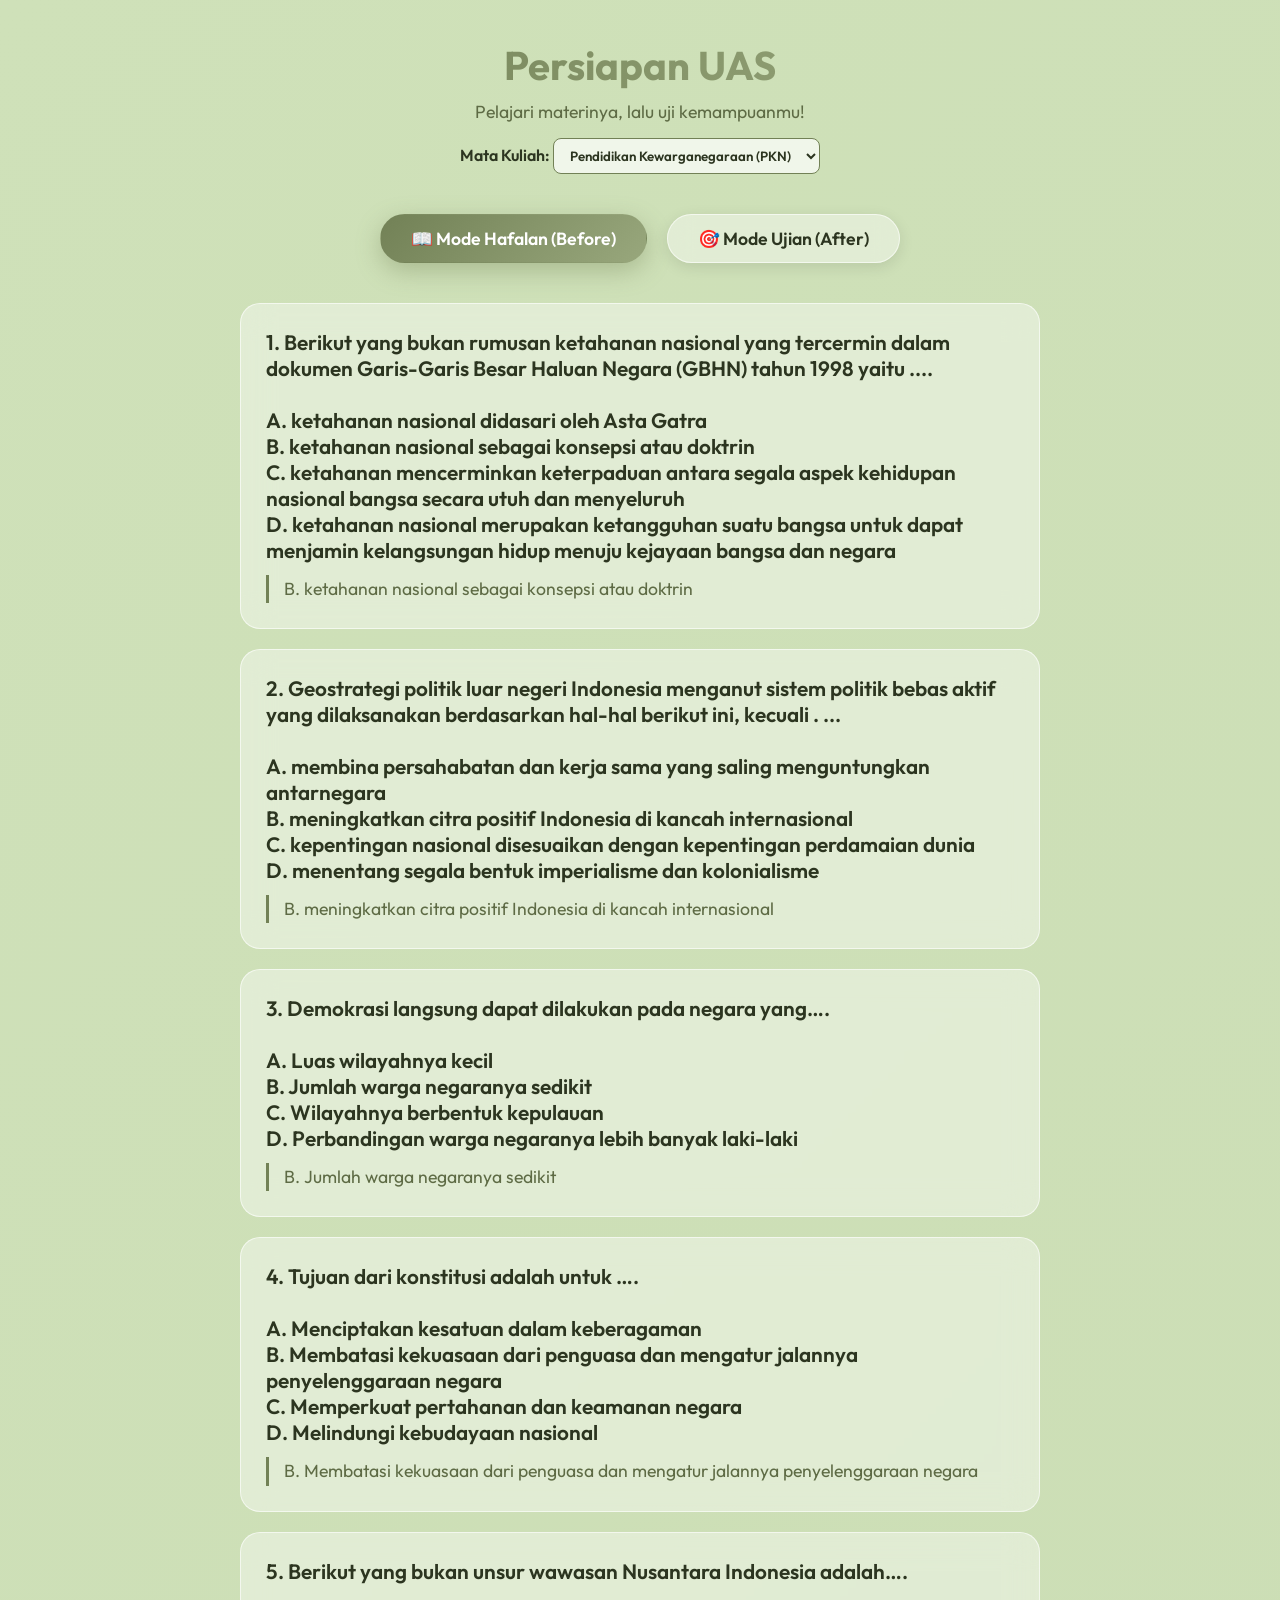
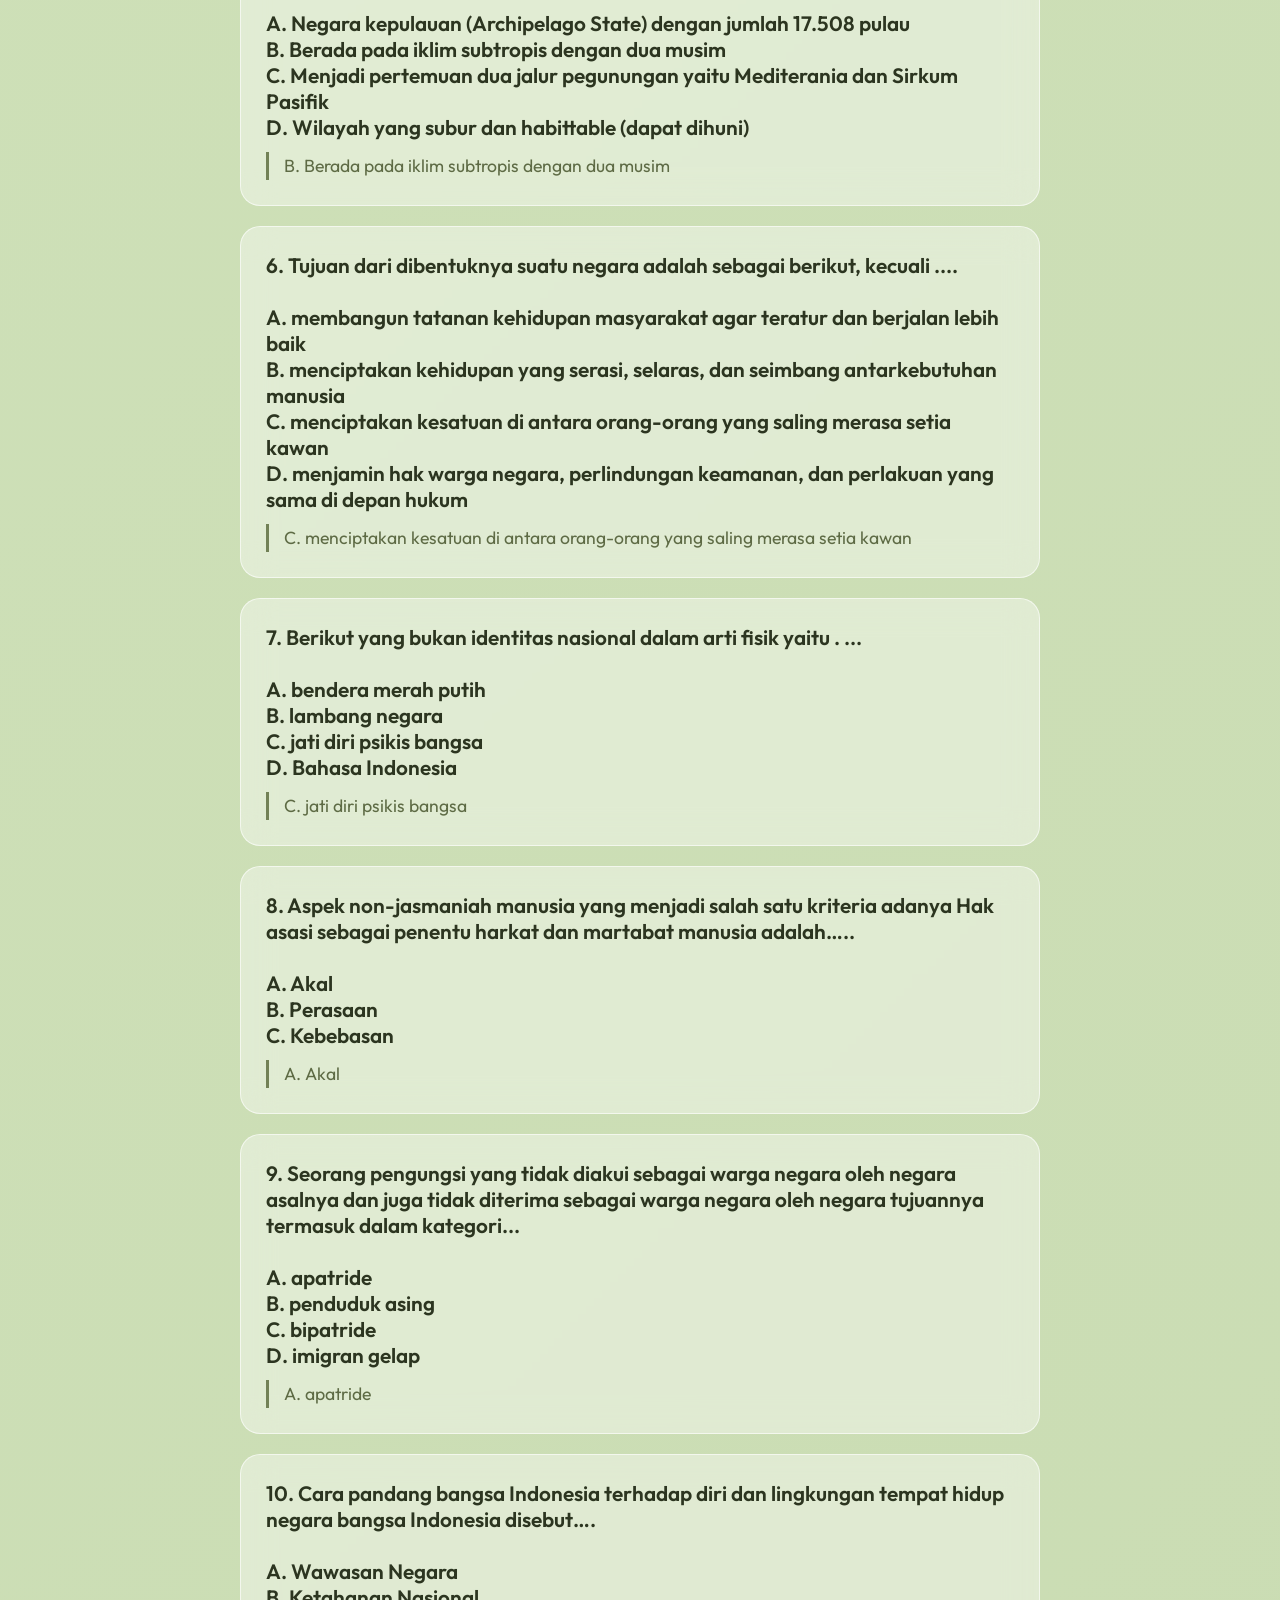
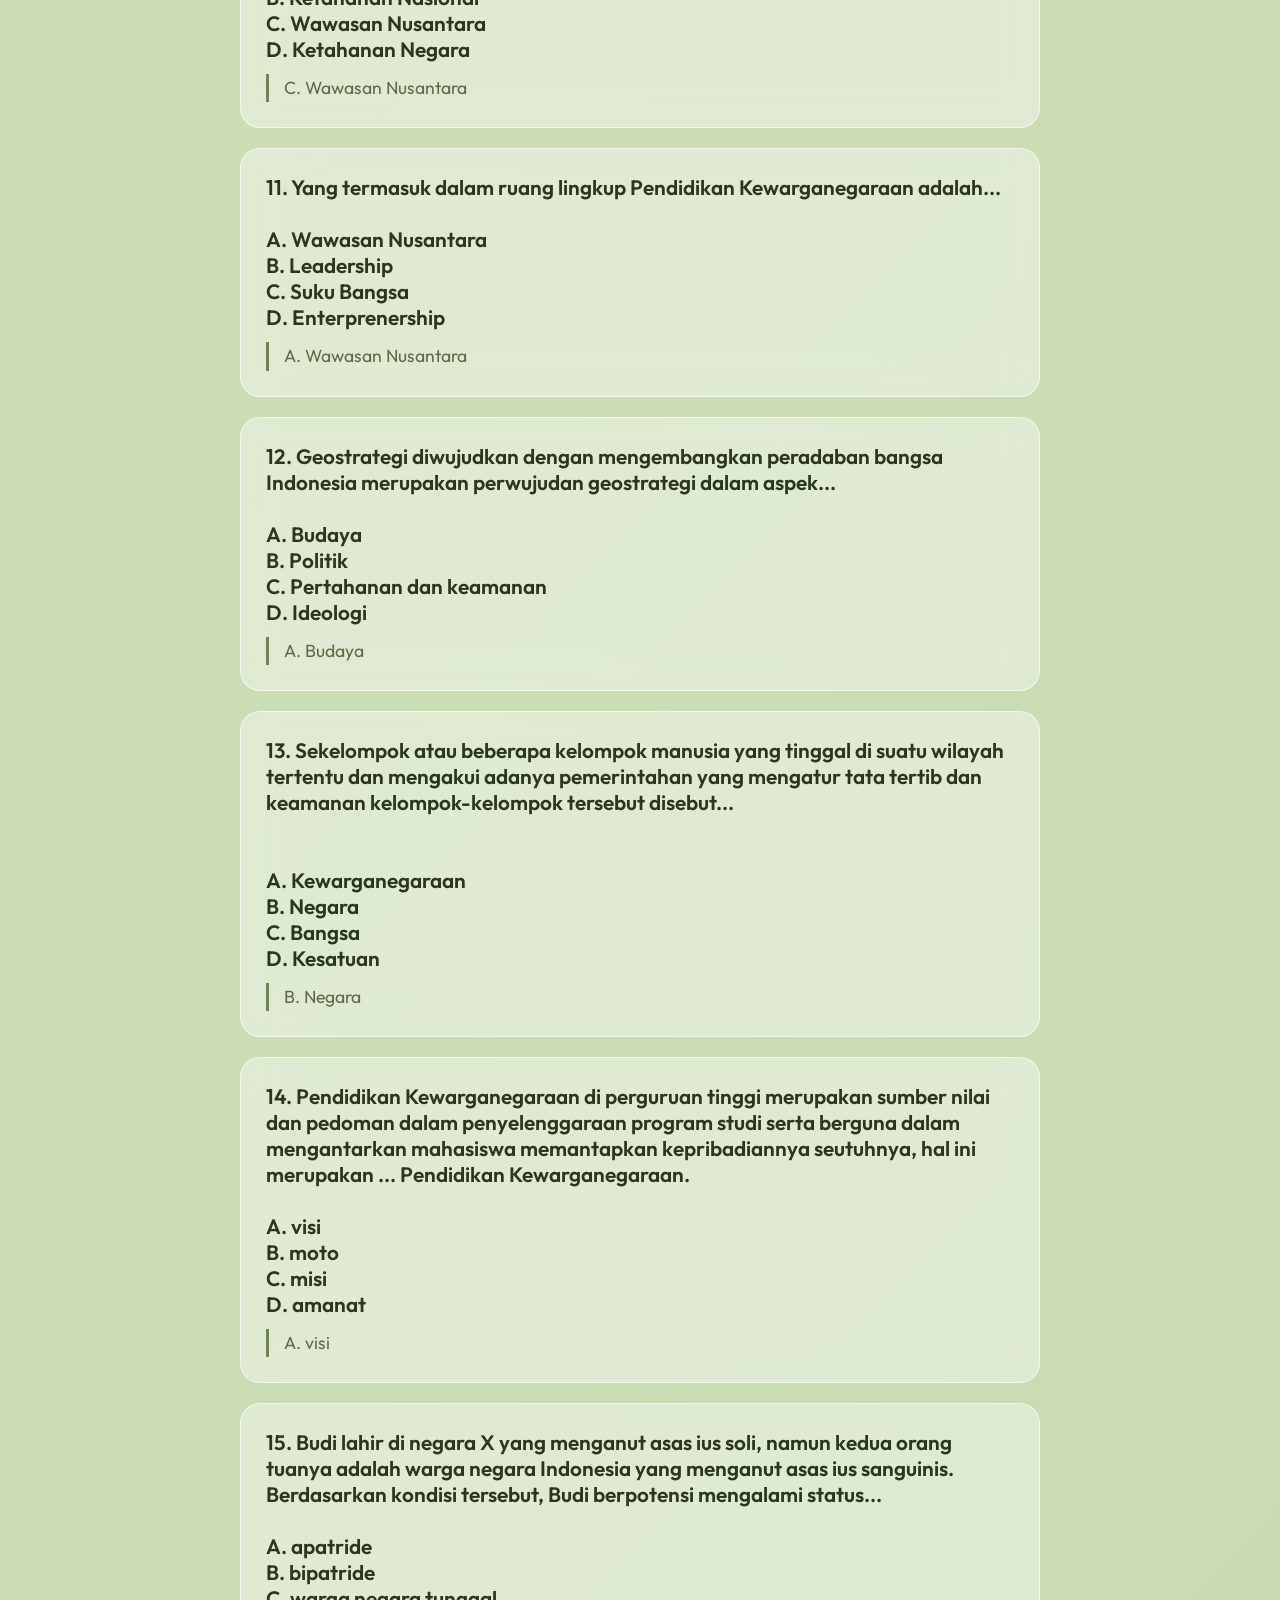
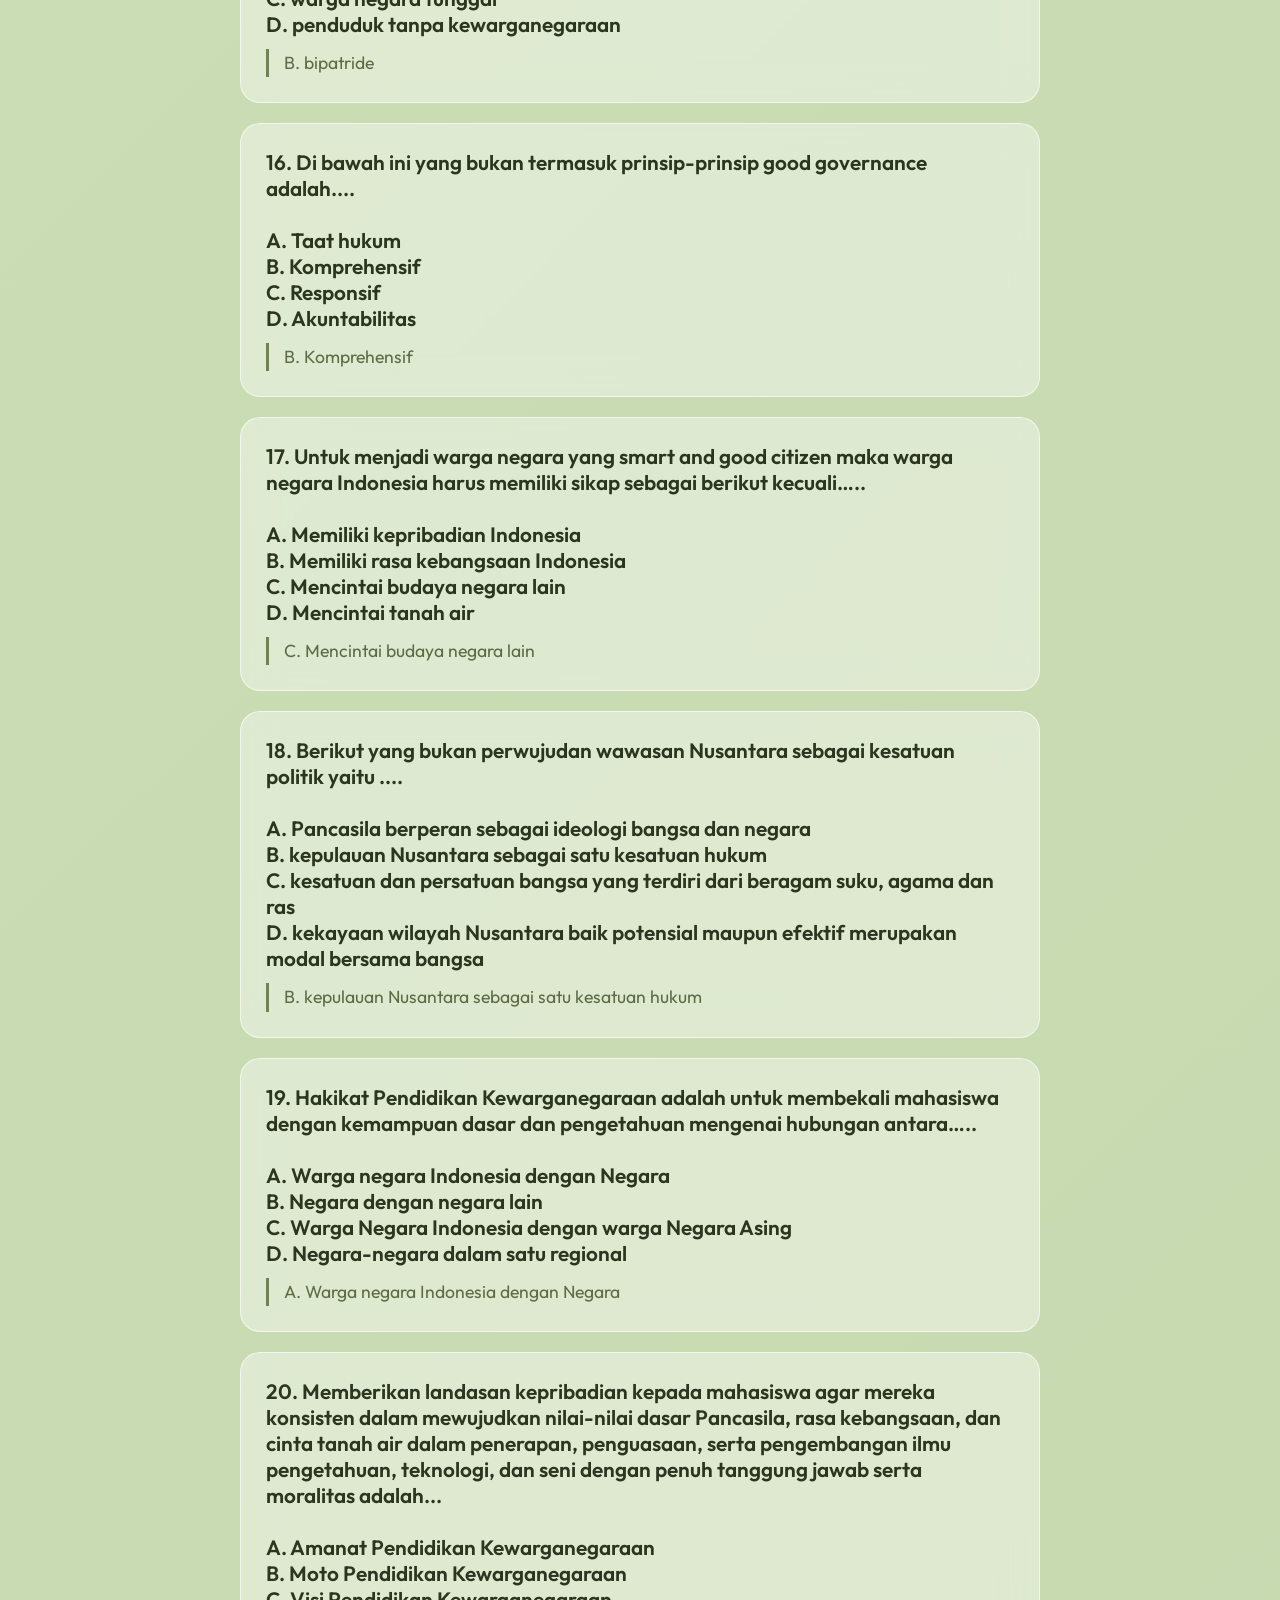
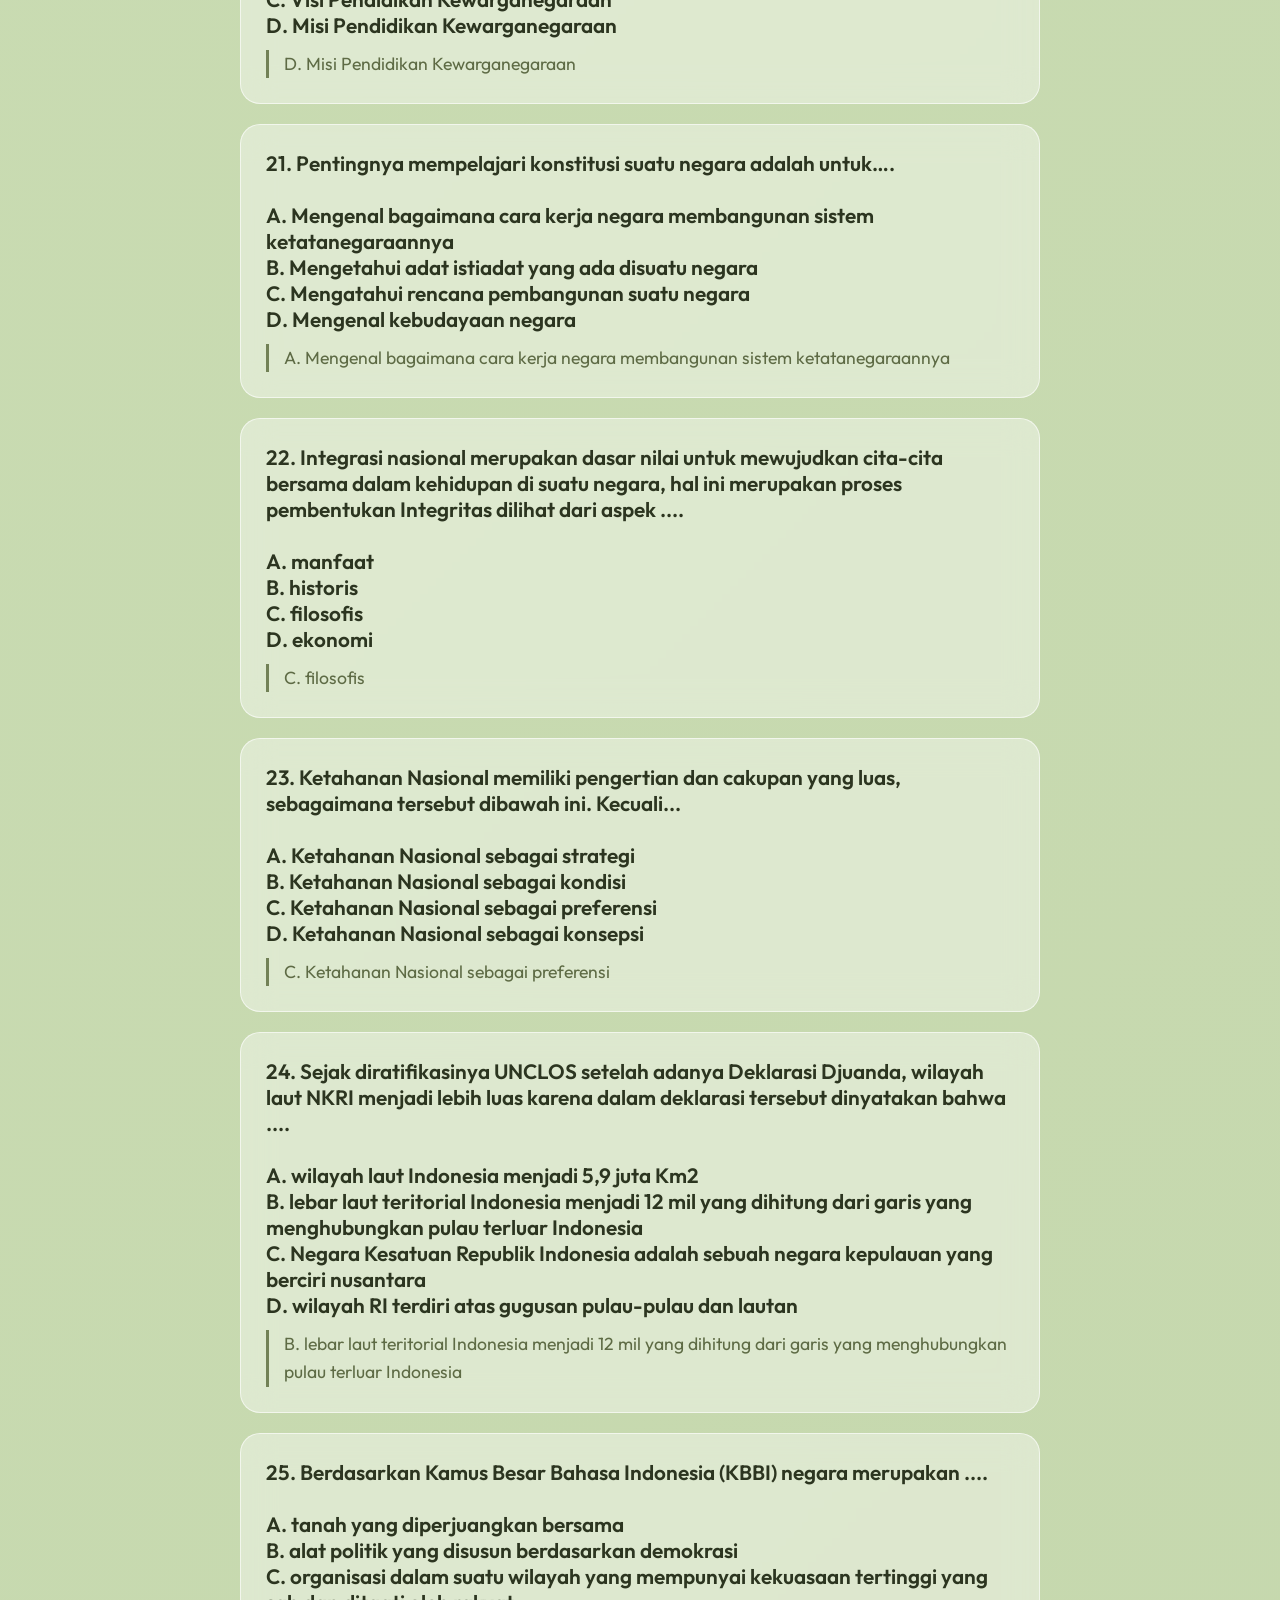
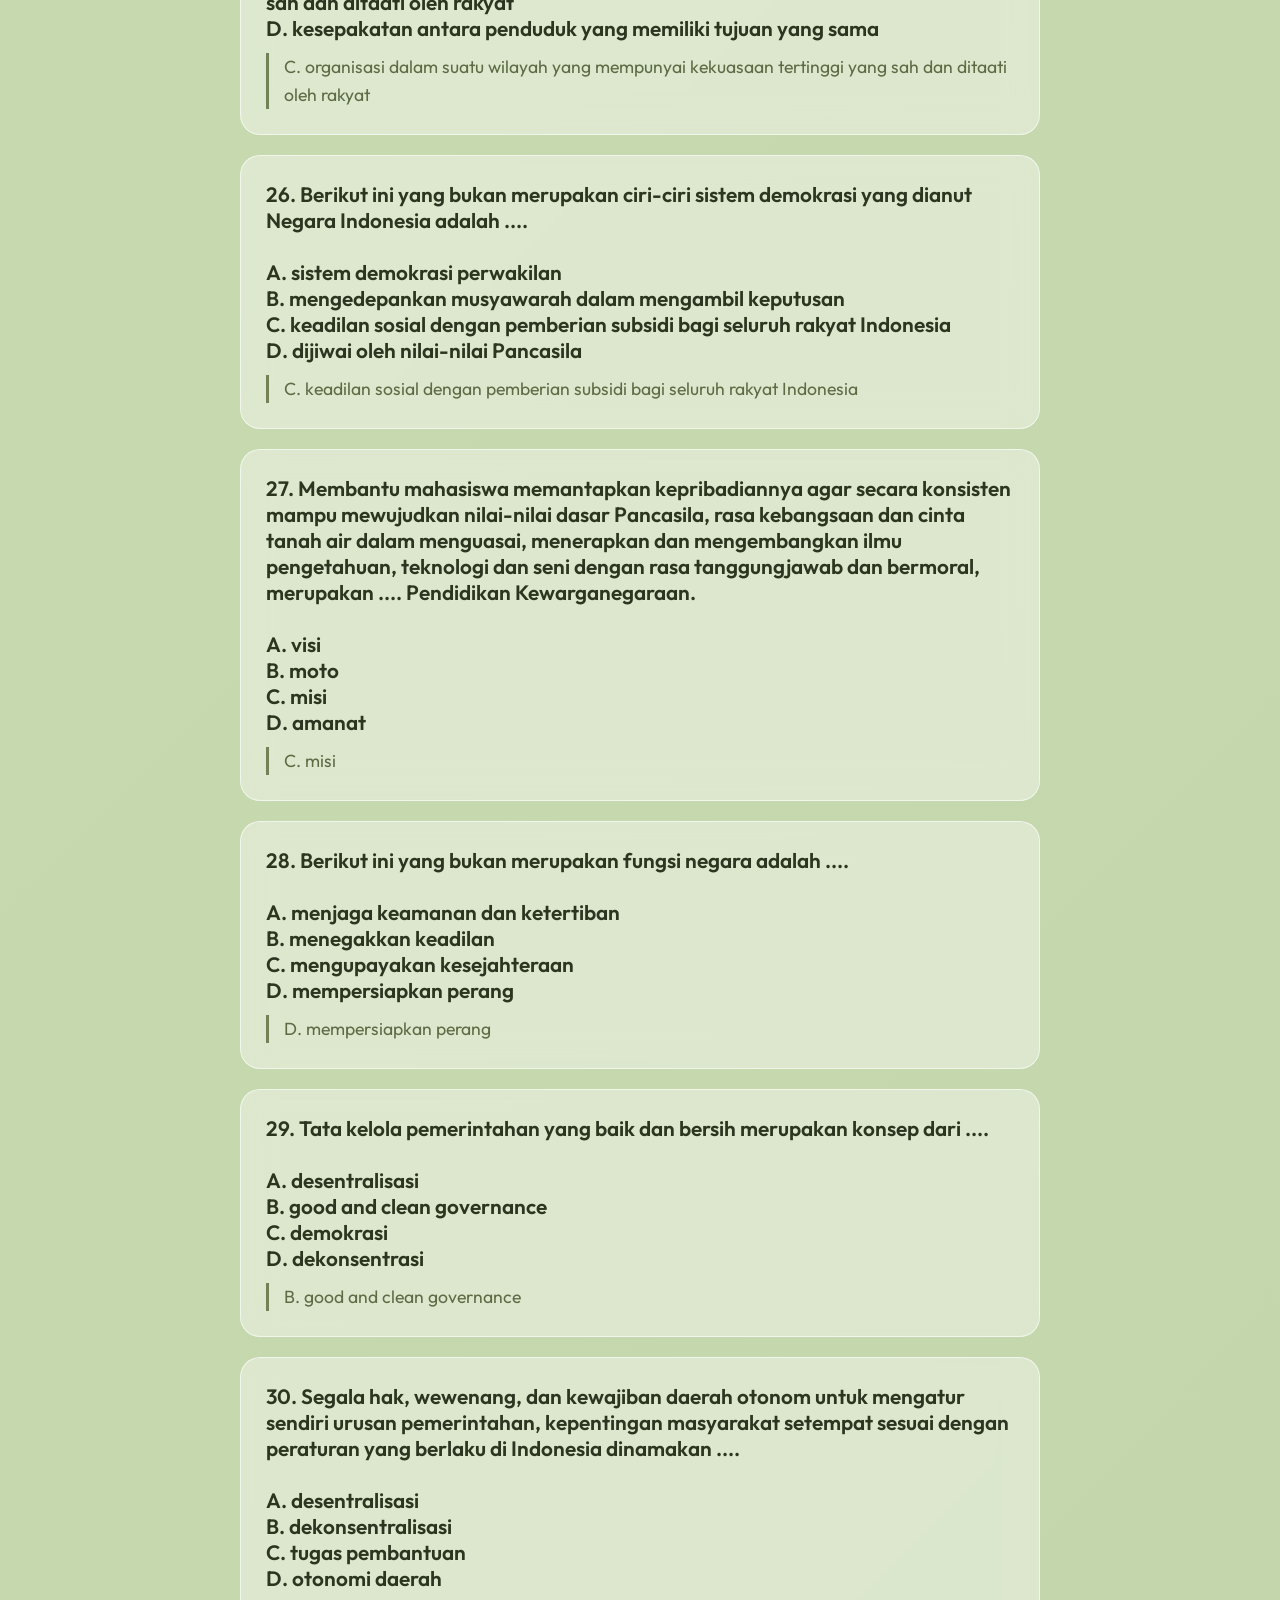
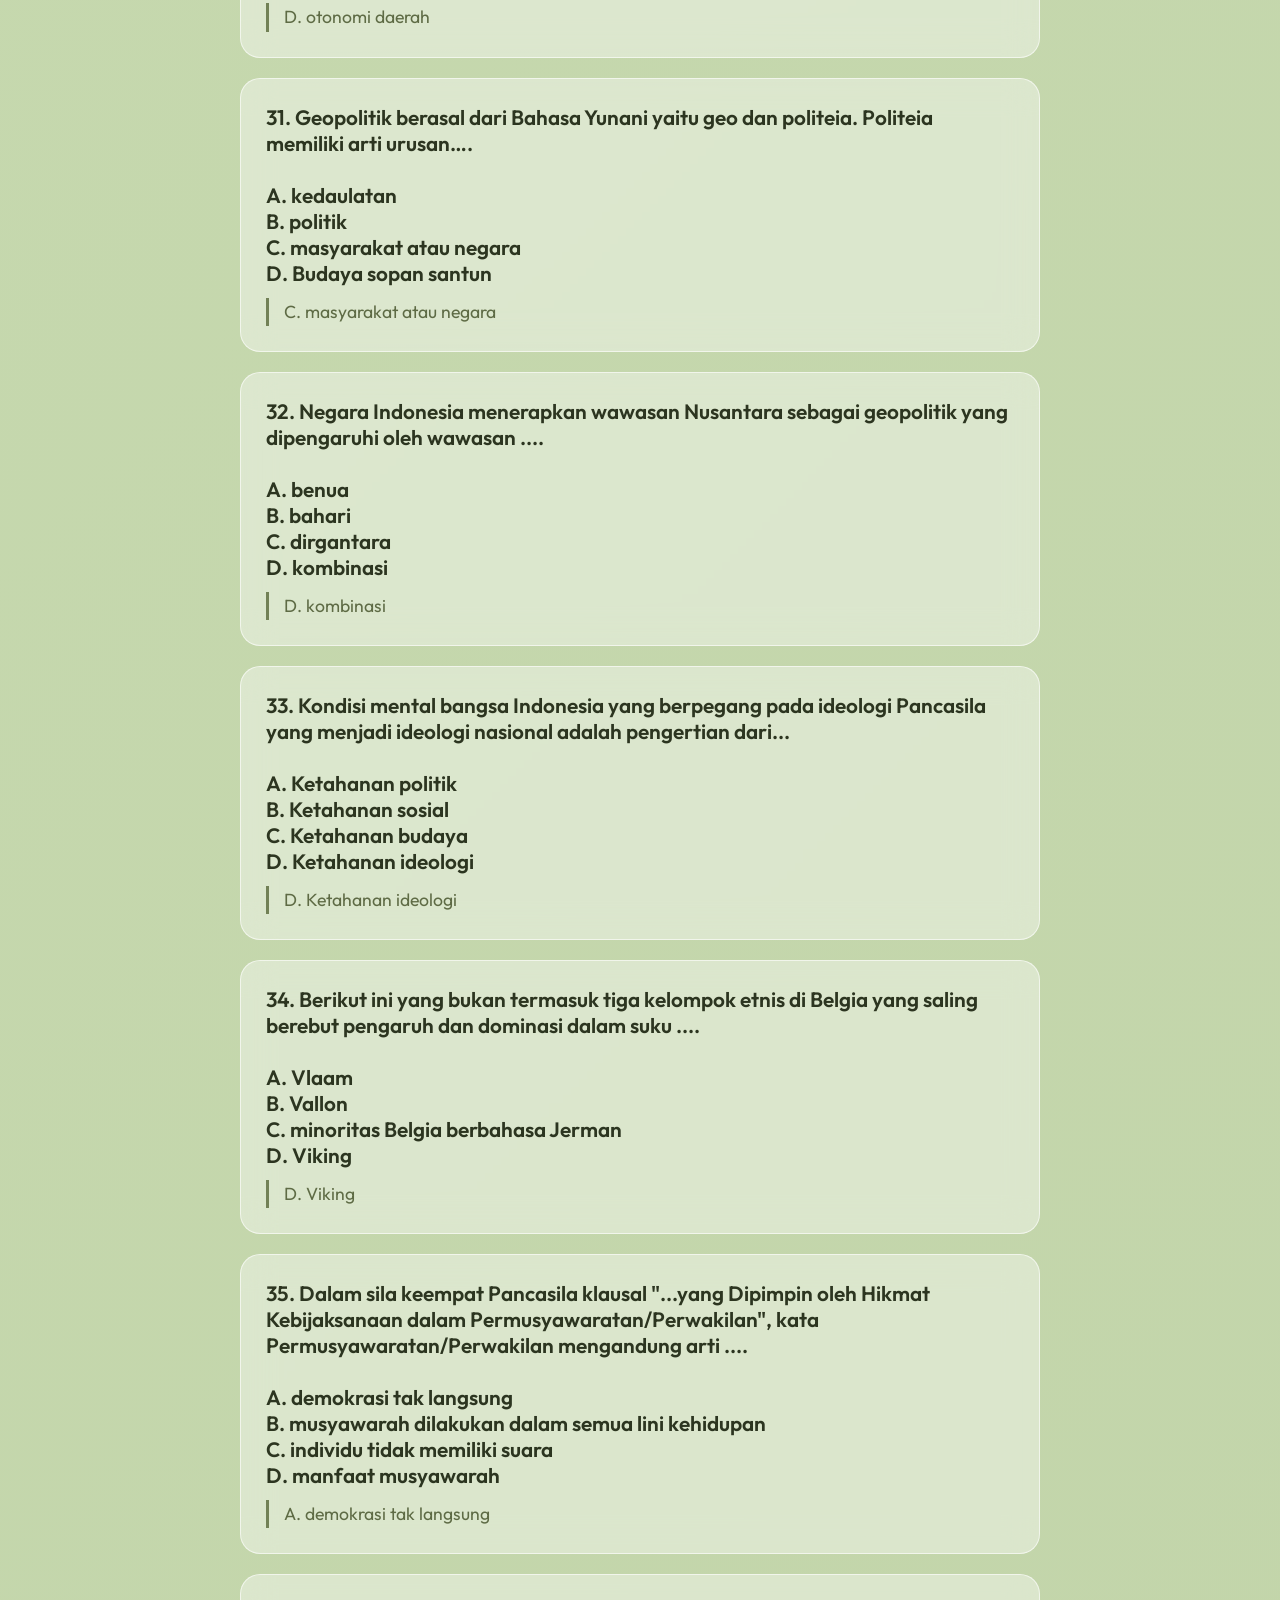
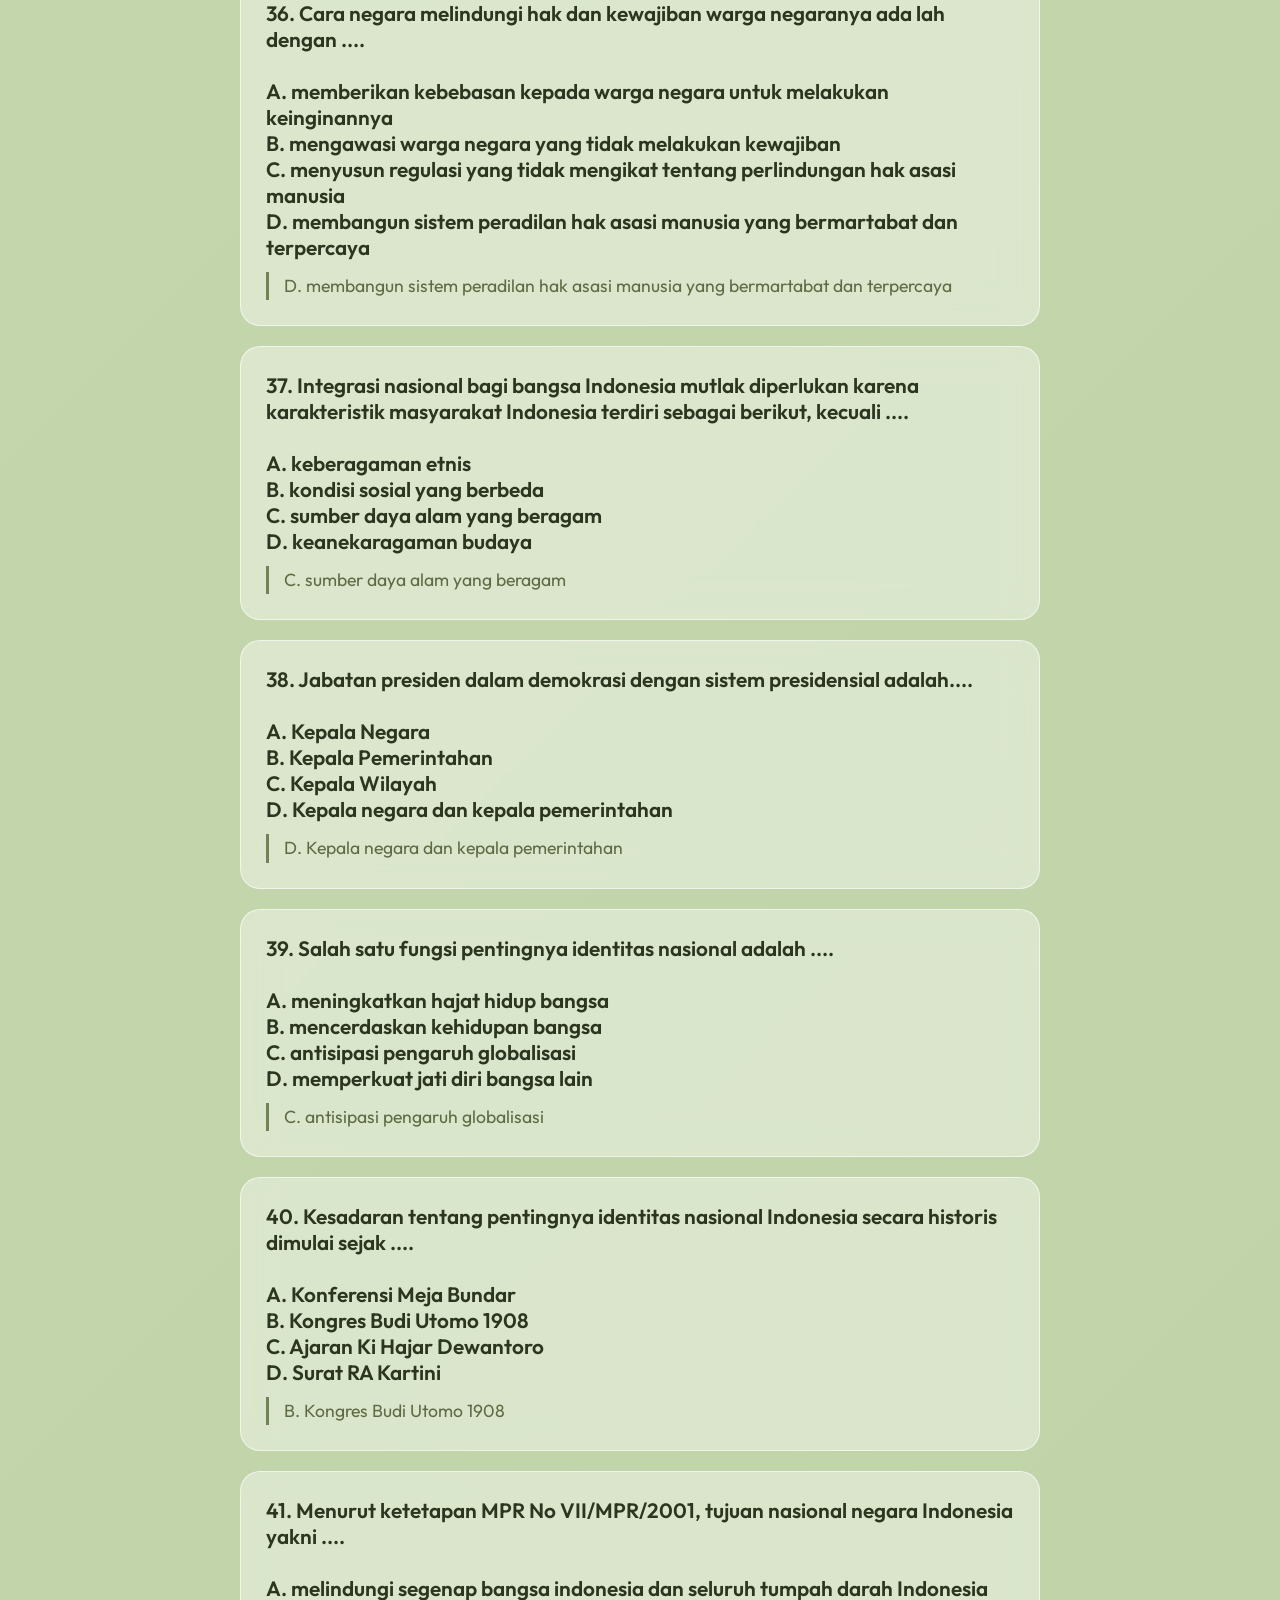
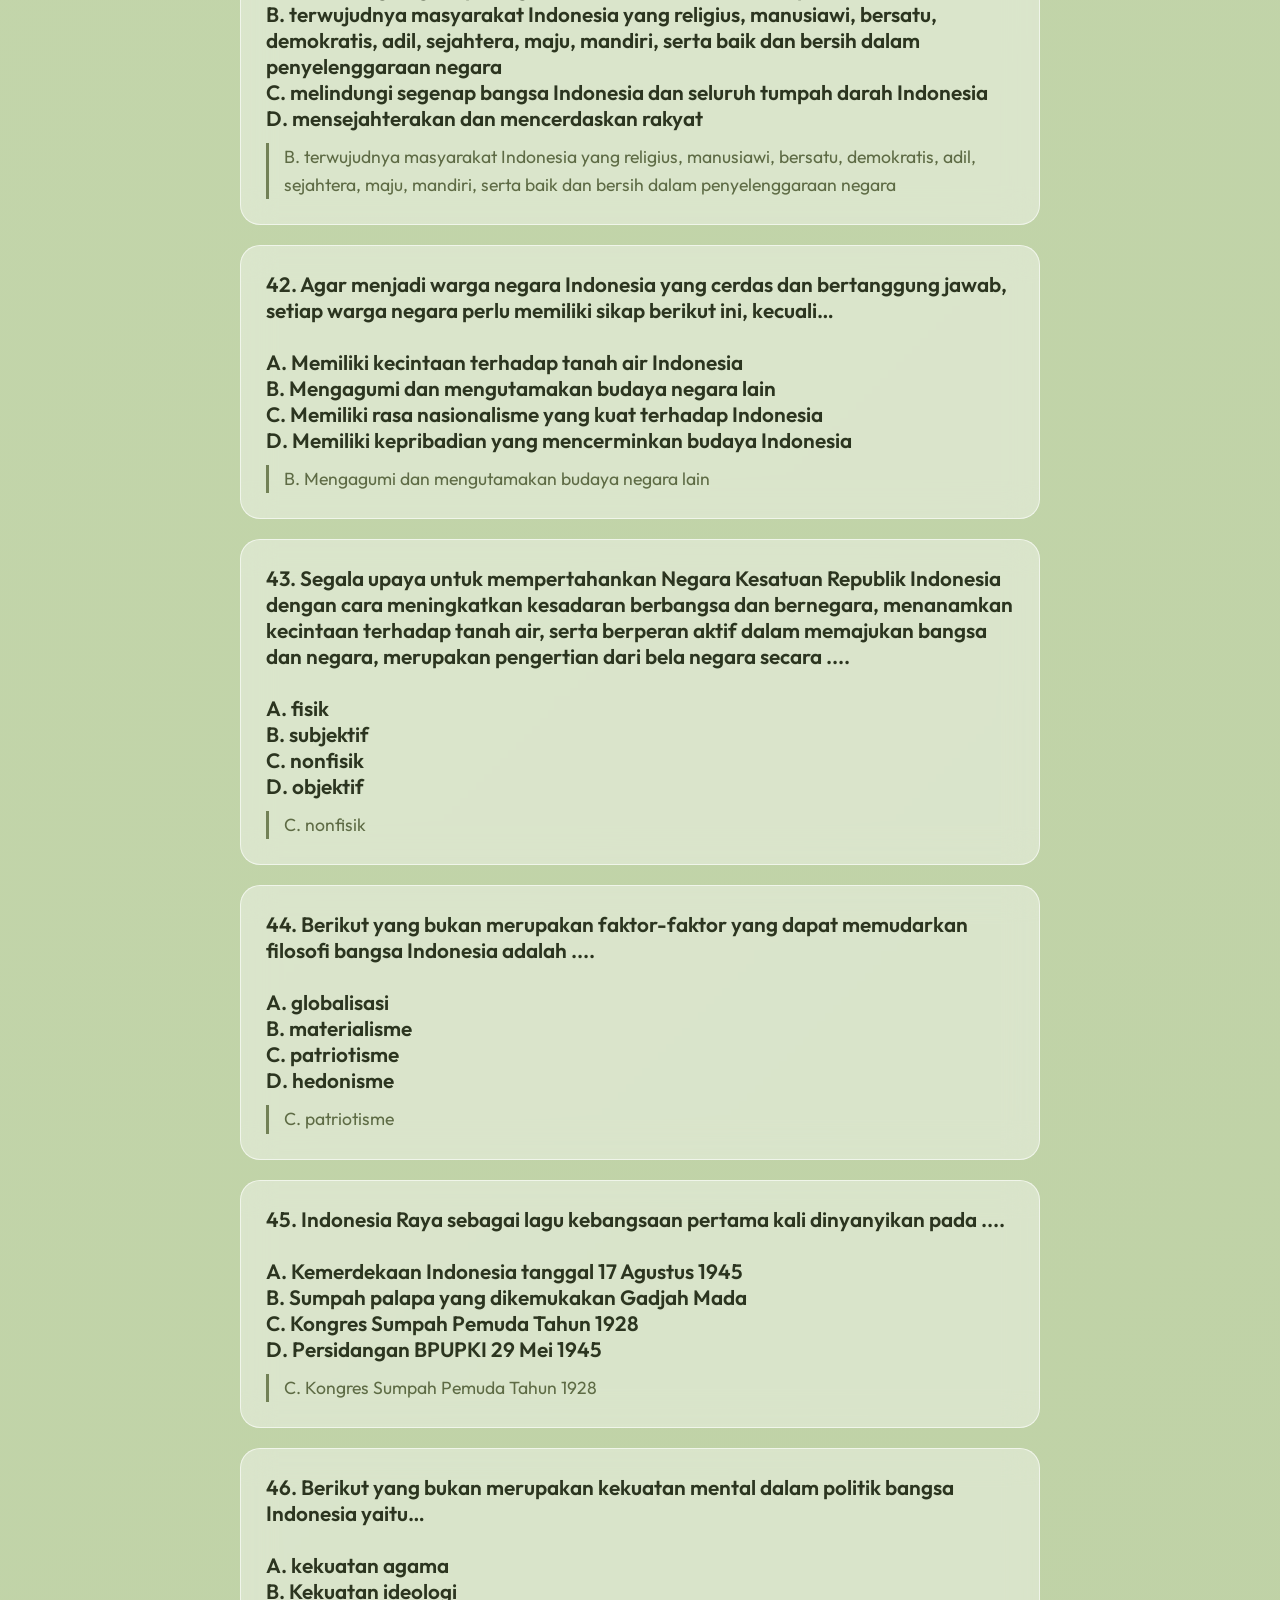
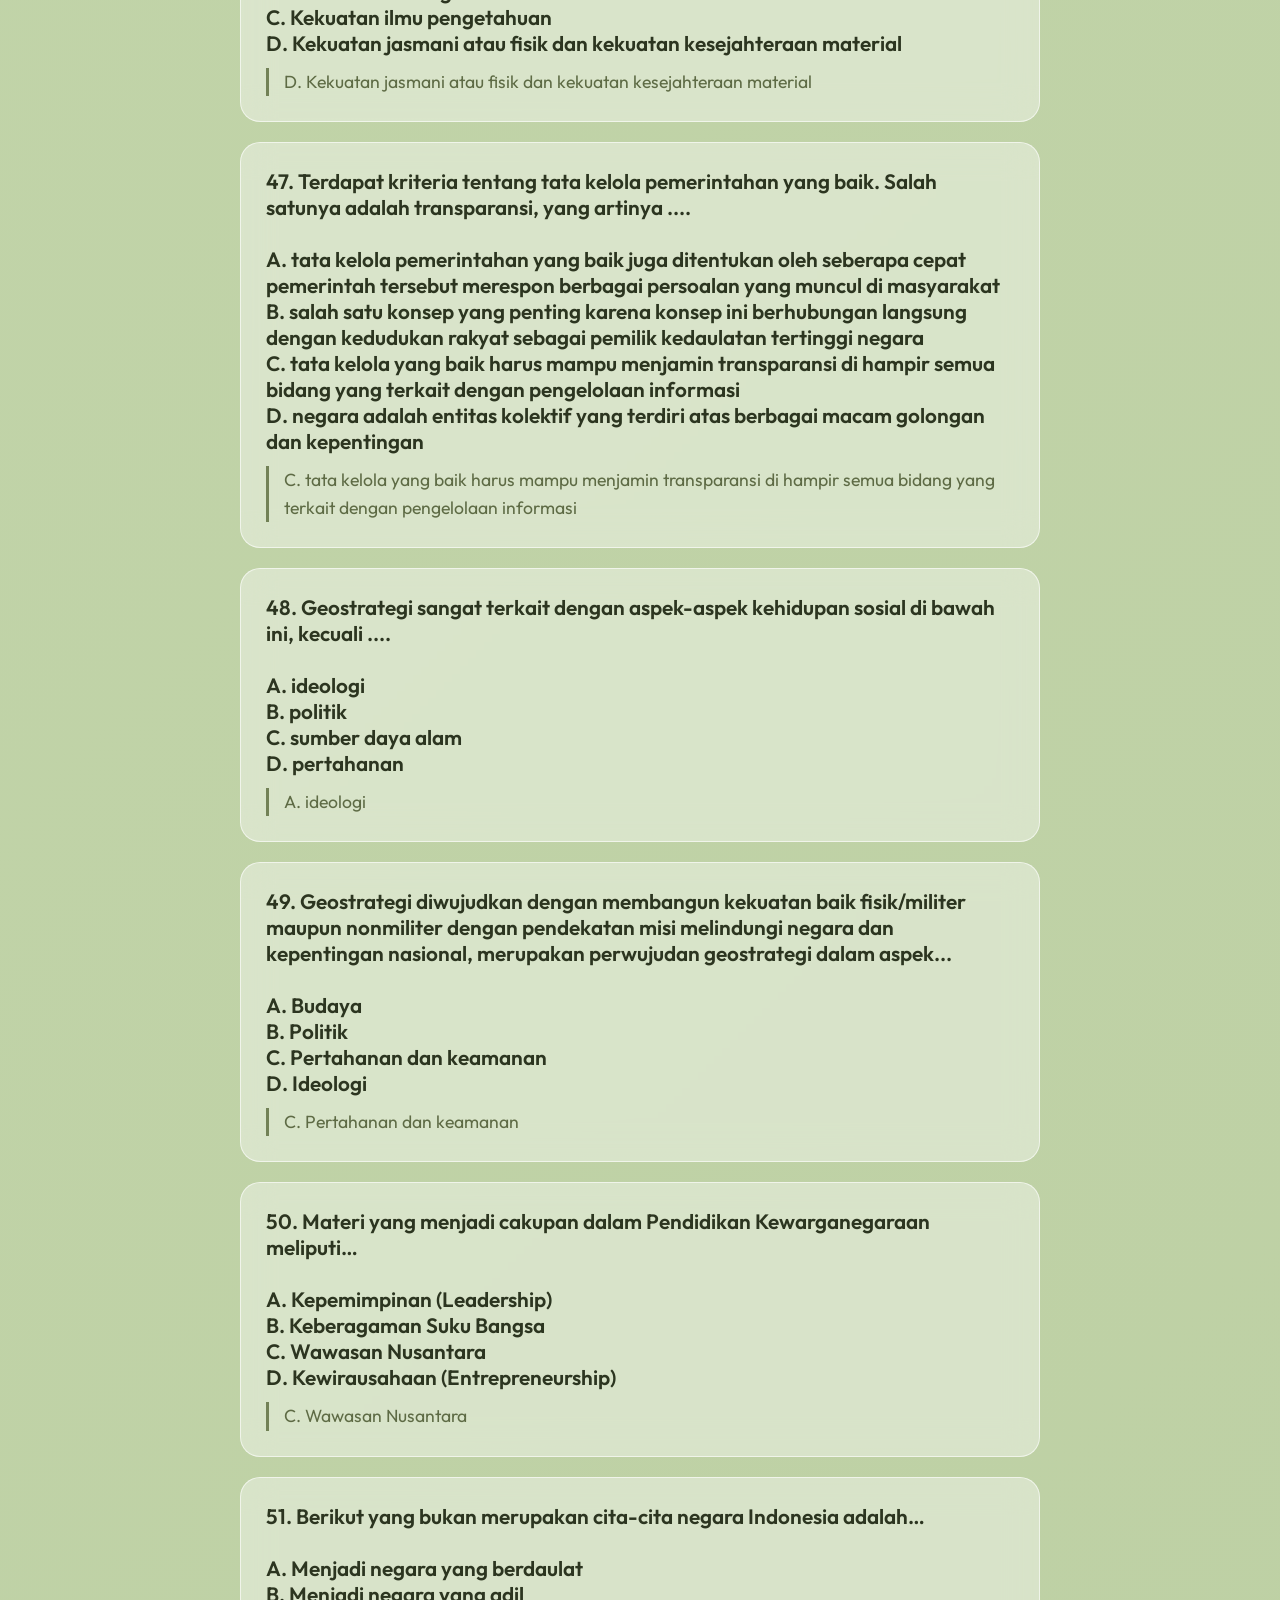
<file: index.html>
<!DOCTYPE html>
<html lang="id">
<head>
    <meta charset="UTF-8">
    <meta name="viewport" content="width=device-width, initial-scale=1.0">
    <title>Aplikasi Belajar UAS Matematika</title>
    <link href="https://fonts.googleapis.com/css2?family=Outfit:wght@300;400;600;700&display=swap" rel="stylesheet">
    <style>
        :root {
            --primary: #728156;
            --primary-hover: #88976C;
            --secondary: #98A77C;
            --bg-glass: rgba(255, 255, 255, 0.4);
            --border-glass: rgba(255, 255, 255, 0.6);
            --text-main: #2C3520;
            --text-muted: #5e6b45;
        }

        * {
            margin: 0;
            padding: 0;
            box-sizing: border-box;
            font-family: 'Outfit', sans-serif;
        }

        body {
            background: linear-gradient(-45deg, #E7F5DC, #CFE1B9, #B6C99B, #CFE1B9);
            background-size: 400% 400%;
            animation: gradientBG 15s ease infinite;
            color: var(--text-main);
            min-height: 100vh;
            display: flex;
            flex-direction: column;
            align-items: center;
            padding: 40px 20px;
            overflow-x: hidden;
        }

        @keyframes gradientBG {
            0% { background-position: 0% 50%; }
            50% { background-position: 100% 50%; }
            100% { background-position: 0% 50%; }
        }

        .container {
            width: 100%;
            max-width: 800px;
        }

        header {
            text-align: center;
            margin-bottom: 40px;
        }

        h1 {
            font-size: 2.5rem;
            font-weight: 700;
            margin-bottom: 10px;
            background: linear-gradient(to right, #728156, #98A77C);
            -webkit-background-clip: text;
            -webkit-text-fill-color: transparent;
        }

        p.subtitle {
            color: var(--text-muted);
            font-size: 1.1rem;
        }

        /* Toggle Container */
        .mode-toggle {
            display: flex;
            justify-content: center;
            gap: 20px;
            margin-bottom: 40px;
        }

        .btn {
            background: var(--bg-glass);
            backdrop-filter: blur(12px);
            border: 1px solid var(--border-glass);
            color: var(--text-main);
            padding: 12px 30px;
            border-radius: 30px;
            font-size: 1.1rem;
            font-weight: 600;
            cursor: pointer;
            transition: all 0.3s cubic-bezier(0.25, 0.8, 0.25, 1);
            box-shadow: 0 4px 15px rgba(0, 0, 0, 0.1);
        }

        .btn:hover {
            transform: translateY(-3px);
            box-shadow: 0 8px 25px rgba(0, 0, 0, 0.2);
            background: rgba(255, 255, 255, 0.15);
        }

        .btn.active {
            background: linear-gradient(135deg, var(--primary), var(--secondary));
            border-color: transparent;
            box-shadow: 0 8px 25px rgba(114, 129, 86, 0.4);
            color: #fff;
        }

        /* Content Areas */
        #mode-hafalan, #mode-ujian {
            display: none;
            animation: fadeIn 0.5s ease-out forwards;
        }

        #mode-hafalan.active, #mode-ujian.active {
            display: block;
        }

        @keyframes fadeIn {
            from { opacity: 0; transform: translateY(20px); }
            to { opacity: 1; transform: translateY(0); }
        }

        /* Hafalan Mode (List) */
        .qna-card {
            background: var(--bg-glass);
            backdrop-filter: blur(16px);
            border: 1px solid var(--border-glass);
            border-radius: 20px;
            padding: 25px;
            margin-bottom: 20px;
            transition: transform 0.3s ease;
        }

        .qna-card:hover {
            transform: scale(1.02);
            border-color: rgba(255, 255, 255, 0.3);
        }

        .question {
            white-space: pre-wrap;
            font-size: 1.3rem;
            font-weight: 600;
            color: var(--text-main);
            margin-bottom: 12px;
        }

        .answer {
            font-size: 1.1rem;
            color: var(--text-muted);
            line-height: 1.6;
            padding-left: 15px;
            border-left: 3px solid var(--primary);
        }

        /* Ujian Mode (Flashcard) */
        .flashcard-container {
            display: flex;
            flex-direction: column;
            align-items: center;
        }

        .flashcard {
            background: var(--bg-glass);
            backdrop-filter: blur(16px);
            border: 1px solid var(--border-glass);
            border-radius: 24px;
            padding: 40px;
            width: 100%;
            min-height: 300px;
            display: flex;
            flex-direction: column;
            justify-content: center;
            align-items: center;
            text-align: center;
            margin-bottom: 30px;
            position: relative;
            box-shadow: 0 10px 40px rgba(0,0,0,0.2);
        }

        .flashcard .q-text {
            white-space: pre-wrap;
            text-align: left;
            font-size: 1.8rem;
            font-weight: 600;
            margin-bottom: 30px;
        }

        .flashcard .a-text {
            font-size: 1.3rem;
            color: var(--text-main);
            line-height: 1.6;
            display: none;
            animation: fadeIn 0.4s ease-out;
            padding: 20px;
            background: rgba(255, 255, 255, 0.5);
            border-radius: 12px;
            width: 100%;
        }

        .flashcard .a-text.visible {
            display: block;
        }

        .controls {
            display: flex;
            gap: 15px;
            width: 100%;
            justify-content: center;
        }

        .btn-primary {
            background: linear-gradient(135deg, var(--primary), var(--secondary));
            border: none;
            color: #fff;
        }

        .btn-success { background: linear-gradient(135deg, #10b981, #059669); border: none; }
        .btn-danger { background: linear-gradient(135deg, #ef4444, #dc2626); border: none; }

        .hidden { display: none !important; }

        .progress {
            margin-bottom: 20px;
            font-size: 1.1rem;
            color: var(--text-muted);
            font-weight: 600;
        }

        /* Result Screen */
        .result-screen {
            text-align: center;
            padding: 40px;
        }

        .score-circle {
            width: 150px;
            height: 150px;
            border-radius: 50%;
            background: conic-gradient(var(--secondary) var(--progress), var(--bg-glass) 0deg);
            display: flex;
            align-items: center;
            justify-content: center;
            margin: 0 auto 30px;
            position: relative;
            box-shadow: 0 0 30px rgba(152, 167, 124, 0.4);
        }

        .score-circle::before {
            content: "";
            position: absolute;
            inset: 10px;
            background: #E7F5DC;
            border-radius: 50%;
            z-index: 1;
        }

        .score-value {
            position: relative;
            z-index: 2;
            font-size: 2.5rem;
            font-weight: 700;
        }

        .code-box {
            background: #f8f9fa;
            color: #24292e;
            padding: 15px;
            border-radius: 8px;
            font-family: 'Consolas', 'Courier New', monospace;
            font-size: 1rem;
            text-align: left;
            margin-top: 10px;
            margin-bottom: 15px;
            overflow-x: auto;
            border: 1px solid #e1e4e8;
            box-shadow: inset 0 1px 3px rgba(0, 0, 0, 0.05);
        }

    </style>
</head>
<body>

    <div class="container">
        <header>
            <h1>Persiapan UAS</h1>
            <p class="subtitle">Pelajari materinya, lalu uji kemampuanmu!</p>
            <div style="margin-top: 15px;">
                <label for="subject-select" style="font-weight: 600; color: var(--text-main);">Mata Kuliah: </label>
                <select id="subject-select" onchange="changeSubject()" style="padding: 8px 12px; border-radius: 8px; border: 1px solid var(--primary); background: rgba(255, 255, 255, 0.7); color: var(--text-main); font-weight: 600; font-family: 'Outfit', sans-serif; cursor: pointer;">
                    <option value="PKN">Pendidikan Kewarganegaraan (PKN)</option>
                    <option value="MTK">Matematika (MTK)</option>
                    <option value="ALG">Algoritma (ALG)</option>
                    <option value="BUD">Agama Buddha (BUD)</option>
                </select>
            </div>
        </header>

        <div class="mode-toggle">
            <button class="btn active" id="btn-hafalan" onclick="switchMode('hafalan')">📖 Mode Hafalan (Before)</button>
            <button class="btn" id="btn-ujian" onclick="switchMode('ujian')">🎯 Mode Ujian (After)</button>
        </div>

        <!-- Mode Hafalan -->
        <div id="mode-hafalan" class="active">
            <div id="hafalan-list"></div>
        </div>

        <!-- Mode Ujian -->
        <div id="mode-ujian">
            <div class="flashcard-container" id="flashcard-ui">
                <div class="progress" id="quiz-progress">Soal 1 dari 10</div>
                <div class="live-score" style="margin-bottom: 20px; font-weight: bold; color: var(--text-main); display: flex; gap: 20px;">
                    <div>Benar: <span id="live-score-benar" style="color: #10b981;">0</span></div>
                    <div>Salah: <span id="live-score-salah" style="color: #ef4444;">0</span></div>
                </div>
                <div class="flashcard">
                    <div class="q-text" id="quiz-q">Pertanyaan muncul di sini?</div>
                    <div class="a-text" id="quiz-a">Jawaban akan muncul di sini.</div>
                </div>
                
                <div class="controls" id="controls-options" style="display: flex; gap: 10px; justify-content: center; flex-wrap: wrap; margin-bottom: 15px;">
                    <button class="btn btn-option" style="flex: 1 1 40%;" onclick="checkAnswer('A')">A</button>
                    <button class="btn btn-option" style="flex: 1 1 40%;" onclick="checkAnswer('B')">B</button>
                    <button class="btn btn-option" style="flex: 1 1 40%;" onclick="checkAnswer('C')">C</button>
                    <button class="btn btn-option" style="flex: 1 1 40%;" onclick="checkAnswer('D')">D</button>
                </div>
                
                <div class="controls hidden" id="controls-next">
                    <button class="btn btn-primary" onclick="nextQuestion()">Selanjutnya ➡️</button>
                </div>
            </div>

            <div class="result-screen hidden" id="result-ui">
                <div class="q-text" style="font-size: 2rem; margin-bottom: 20px;">Ujian Selesai! 🎉</div>
                <div class="score-circle" id="score-circle" style="--progress: 0%">
                    <div class="score-value" id="score-text">0%</div>
                </div>
                <p style="font-size: 1.2rem; margin-bottom: 30px;" id="score-message">Kamu berhasil mengingat 0 dari 0 soal.</p>
                <button class="btn btn-primary" onclick="startQuiz()">Ulangi Ujian 🔄</button>
            </div>
        </div>
    </div>

    <script>
        const allSoalData = {
            "PKN": [
    {
        "q": "1. Budi lahir di negara X yang menganut asas ius soli, namun kedua orang tuanya adalah warga negara Indonesia yang menganut asas ius sanguinis. Berdasarkan kondisi tersebut, Budi berpotensi mengalami status...\n\nA. apatride\nB. bipatride\nC. warga negara tunggal\nD. penduduk tanpa kewarganegaraan",
        "a": "B. bipatride"
    },
    {
        "q": "2. Seorang pengungsi yang tidak diakui sebagai warga negara oleh negara asalnya dan juga tidak diterima sebagai warga negara oleh negara tujuannya termasuk dalam kategori...\n\nA. apatride\nB. penduduk asing\nC. bipatride\nD. imigran gelap",
        "a": "A. apatride"
    },
    {
        "q": "3. Tata kelola pemerintahan yang baik dan bersih merupakan konsep dari ....\n\nA. desentralisasi\nB. good and clean governance\nC. demokrasi\nD. dekonsentrasi",
        "a": "B. good and clean governance"
    },
    {
        "q": "4. Pendidikan Kewarganegaraan di perguruan tinggi merupakan sumber nilai dan pedoman dalam penyelenggaraan program studi serta berguna dalam mengantarkan mahasiswa memantapkan kepribadiannya seutuhnya, hal ini merupakan ... Pendidikan Kewarganegaraan.\n\nA. visi\nB. moto\nC. misi\nD. amanat",
        "a": "A. visi"
    },
    {
        "q": "5. Berikut ini yang bukan termasuk tiga kelompok etnis di Belgia yang saling berebut pengaruh dan dominasi dalam suku ....\n\nA. Vlaam\nB. Vallon\nC. minoritas Belgia berbahasa Jerman\nD. Viking",
        "a": "D. Viking"
    },
    {
        "q": "6. Segala upaya untuk mempertahankan Negara Kesatuan Republik Indonesia dengan cara meningkatkan kesadaran berbangsa dan bernegara, menanamkan kecintaan terhadap tanah air, serta berperan aktif dalam memajukan bangsa dan negara, merupakan pengertian dari bela negara secara ....\n\nA. fisik\nB. subjektif\nC. nonfisik\nD. objektif",
        "a": "C. nonfisik"
    },
    {
        "q": "7. Integrasi nasional penting dan perlu pada suatu negara yang masyarakatnya ....\n\nA. majemuk\nB. seragam\nC. individualis\nD. sosialis",
        "a": "A. majemuk"
    },
    {
        "q": "8. Negara Indonesia menerapkan wawasan Nusantara sebagai geopolitik yang dipengaruhi oleh wawasan ....\n\nA. benua\nB. bahari\nC. dirgantara\nD. kombinasi",
        "a": "D. kombinasi"
    },
    {
        "q": "9. Membantu mahasiswa memantapkan kepribadiannya agar secara konsisten mampu mewujudkan nilai-nilai dasar Pancasila, rasa kebangsaan dan cinta tanah air dalam menguasai, menerapkan dan mengembangkan ilmu pengetahuan, teknologi dan seni dengan rasa tanggungjawab dan bermoral, merupakan .... Pendidikan Kewarganegaraan.\n\nA. visi\nB. moto\nC. misi\nD. amanat",
        "a": "C. misi"
    },
    {
        "q": "10. Integrasi nasional bagi bangsa Indonesia mutlak diperlukan karena karakteristik masyarakat Indonesia terdiri sebagai berikut, kecuali ....\n\nA. keberagaman etnis\nB. kondisi sosial yang berbeda\nC. sumber daya alam yang beragam\nD. keanekaragaman budaya",
        "a": "C. sumber daya alam yang beragam"
    },
    {
        "q": "11. Tujuan dari konstitusi adalah untuk ….\n\nA. Menciptakan kesatuan dalam keberagaman\nB. Membatasi kekuasaan dari penguasa dan mengatur jalannya penyelenggaraan negara\nC. Memperkuat pertahanan dan keamanan negara\nD. Melindungi kebudayaan nasional",
        "a": "B. Membatasi kekuasaan dari penguasa dan mengatur jalannya penyelenggaraan negara"
    },
    {
        "q": "12. Pentingnya mempelajari konstitusi suatu negara adalah untuk….\n\nA. Mengenal bagaimana cara kerja negara membangunan sistem ketatanegaraannya\nB. Mengetahui adat istiadat yang ada disuatu negara\nC. Mengatahui rencana pembangunan suatu negara\nD. Mengenal kebudayaan negara",
        "a": "A. Mengenal bagaimana cara kerja negara membangunan sistem ketatanegaraannya"
    },
    {
        "q": "13. Berikut yang bukan merupakan cita-cita negara Indonesia adalah…\n\nA. Menjadi negara yang berdaulat\nB. Menjadi negara yang adil\nC. Menjadi negara yang merdeka\nD. Menjadi negara yang bersatu",
        "a": "C. Menjadi negara yang merdeka"
    },
    {
        "q": "14. Di bawah ini yang bukan termasuk prinsip-prinsip good governance adalah....\n\nA. Taat hukum\nB. Komprehensif\nC. Responsif\nD. Akuntabilitas",
        "a": "B. Komprehensif"
    },
    {
        "q": "15. Yang termasuk di dalam azas umum otonomi daerah adalah....\n\nA. Desentralisasi\nB. Dekonsentrasi\nC. Tugas Pembaruan\nD. Tertib penyelenggaraan negara",
        "a": "A. Desentralisasi"
    },
    {
        "q": "16. Geostrategi politik luar negeri Indonesia menganut sistem politik bebas aktif yang dilaksanakan berdasarkan hal-hal berikut ini, kecuali . ...\n\nA. membina persahabatan dan kerja sama yang saling menguntungkan antarnegara\nB. meningkatkan citra positif Indonesia di kancah internasional\nC. kepentingan nasional disesuaikan dengan kepentingan perdamaian dunia\nD. menentang segala bentuk imperialisme dan kolonialisme",
        "a": "B. meningkatkan citra positif Indonesia di kancah internasional"
    },
    {
        "q": "17. Cara negara melindungi hak dan kewajiban warga negaranya ada lah dengan ....\n\nA. memberikan kebebasan kepada warga negara untuk melakukan keinginannya\nB. mengawasi warga negara yang tidak melakukan kewajiban\nC. menyusun regulasi yang tidak mengikat tentang perlindungan hak asasi manusia\nD. membangun sistem peradilan hak asasi manusia yang bermartabat dan terpercaya",
        "a": "D. membangun sistem peradilan hak asasi manusia yang bermartabat dan terpercaya"
    },
    {
        "q": "18. Geostrategi sangat terkait dengan aspek-aspek kehidupan sosial di bawah ini, kecuali ....\n\nA. ideologi\nB. politik\nC. sumber daya alam\nD. pertahanan",
        "a": "A. ideologi"
    },
    {
        "q": "19. Berikut ini yang bukan merupakan ciri-ciri sistem demokrasi yang dianut Negara Indonesia adalah ....\n\nA. sistem demokrasi perwakilan\nB. mengedepankan musyawarah dalam mengambil keputusan\nC. keadilan sosial dengan pemberian subsidi bagi seluruh rakyat Indonesia\nD. dijiwai oleh nilai-nilai Pancasila",
        "a": "C. keadilan sosial dengan pemberian subsidi bagi seluruh rakyat Indonesia"
    },
    {
        "q": "20. Berdasarkan Kamus Besar Bahasa Indonesia (KBBI) negara merupakan ....\n\nA. tanah yang diperjuangkan bersama\nB. alat politik yang disusun berdasarkan demokrasi\nC. organisasi dalam suatu wilayah yang mempunyai kekuasaan tertinggi yang sah dan ditaati oleh rakyat\nD. kesepakatan antara penduduk yang memiliki tujuan yang sama",
        "a": "C. organisasi dalam suatu wilayah yang mempunyai kekuasaan tertinggi yang sah dan ditaati oleh rakyat"
    },
    {
        "q": "21. Berikut yang bukan perwujudan wawasan Nusantara sebagai kesatuan politik yaitu ....\n\nA. Pancasila berperan sebagai ideologi bangsa dan negara\nB. kepulauan Nusantara sebagai satu kesatuan hukum\nC. kesatuan dan persatuan bangsa yang terdiri dari beragam suku, agama dan ras\nD. kekayaan wilayah Nusantara baik potensial maupun efektif merupakan modal bersama bangsa",
        "a": "B. kepulauan Nusantara sebagai satu kesatuan hukum"
    },
    {
        "q": "22. Berikut yang bukan rumusan ketahanan nasional yang tercermin dalam dokumen Garis-Garis Besar Haluan Negara (GBHN) tahun 1998 yaitu ....\n\nA. ketahanan nasional didasari oleh Asta Gatra\nB. ketahanan nasional sebagai konsepsi atau doktrin\nC. ketahanan mencerminkan keterpaduan antara segala aspek kehidupan nasional bangsa secara utuh dan menyeluruh\nD. ketahanan nasional merupakan ketangguhan suatu bangsa untuk dapat menjamin kelangsungan hidup menuju kejayaan bangsa dan negara",
        "a": "B. ketahanan nasional sebagai konsepsi atau doktrin"
    },
    {
        "q": "23. Salah satu pilar utama di dalam pelaksanaan demokrasi tidak langsung adalah pelaksanaan pemilihan yang bebas dan jujur. Arti bebas dalam hal ini adalah ....\n\nA. pemilihan diselenggarakan oleh lembaga independen yang berada di luar pemerintahan\nB. setiap warga negara berhak untuk menjadi calon pemimpin\nC. waktu pemilihan bebas untuk dipilih oleh warga negara\nD. rakyat bebas memilih calon pemimpin tanpa intervensi dari pemerintah maupun pihak lain",
        "a": "D. rakyat bebas memilih calon pemimpin tanpa intervensi dari pemerintah maupun pihak lain"
    },
    {
        "q": "24. Berikut yang bukan merupakan faktor-faktor yang dapat memudarkan filosofi bangsa Indonesia adalah ....\n\nA. globalisasi\nB. materialisme\nC. patriotisme\nD. hedonisme",
        "a": "C. patriotisme"
    },
    {
        "q": "25. Indonesia Raya sebagai lagu kebangsaan pertama kali dinyanyikan pada ....\n\nA. Kemerdekaan Indonesia tanggal 17 Agustus 1945\nB. Sumpah palapa yang dikemukakan Gadjah Mada\nC. Kongres Sumpah Pemuda Tahun 1928\nD. Persidangan BPUPKI 29 Mei 1945",
        "a": "C. Kongres Sumpah Pemuda Tahun 1928"
    },
    {
        "q": "26. Berikut yang bukan identitas nasional dalam arti fisik yaitu . ...\n\nA. bendera merah putih\nB. lambang negara\nC. jati diri psikis bangsa\nD. Bahasa Indonesia",
        "a": "C. jati diri psikis bangsa"
    },
    {
        "q": "27. Tujuan dari dibentuknya suatu negara adalah sebagai berikut, kecuali ....\n\nA. membangun tatanan kehidupan masyarakat agar teratur dan berjalan lebih baik\nB. menciptakan kehidupan yang serasi, selaras, dan seimbang antarkebutuhan manusia\nC. menciptakan kesatuan di antara orang-orang yang saling merasa setia kawan\nD. menjamin hak warga negara, perlindungan keamanan, dan perlakuan yang sama di depan hukum",
        "a": "C. menciptakan kesatuan di antara orang-orang yang saling merasa setia kawan"
    },
    {
        "q": "28. Berikut ini yang bukan merupakan fungsi negara adalah ....\n\nA. menjaga keamanan dan ketertiban\nB. menegakkan keadilan\nC. mengupayakan kesejahteraan\nD. mempersiapkan perang",
        "a": "D. mempersiapkan perang"
    },
    {
        "q": "29. Segala hak, wewenang, dan kewajiban daerah otonom untuk mengatur sendiri urusan pemerintahan, kepentingan masyarakat setempat sesuai dengan peraturan yang berlaku di Indonesia dinamakan ....\n\nA. desentralisasi\nB. dekonsentralisasi\nC. tugas pembantuan\nD. otonomi daerah",
        "a": "D. otonomi daerah"
    },
    {
        "q": "30. Sejak diratifikasinya UNCLOS setelah adanya Deklarasi Djuanda, wilayah laut NKRI menjadi lebih luas karena dalam deklarasi tersebut dinyatakan bahwa ....\n\nA. wilayah laut Indonesia menjadi 5,9 juta Km2\nB. lebar laut teritorial Indonesia menjadi 12 mil yang dihitung dari garis yang menghubungkan pulau terluar Indonesia\nC. Negara Kesatuan Republik Indonesia adalah sebuah negara kepulauan yang berciri nusantara\nD. wilayah RI terdiri atas gugusan pulau-pulau dan lautan",
        "a": "B. lebar laut teritorial Indonesia menjadi 12 mil yang dihitung dari garis yang menghubungkan pulau terluar Indonesia"
    },
    {
        "q": "31. Integrasi nasional merupakan dasar nilai untuk mewujudkan cita-cita bersama dalam kehidupan di suatu negara, hal ini merupakan proses pembentukan Integritas dilihat dari aspek ....\n\nA. manfaat\nB. historis\nC. filosofis\nD. ekonomi",
        "a": "C. filosofis"
    },
    {
        "q": "32. Kesadaran tentang pentingnya identitas nasional Indonesia secara historis dimulai sejak ....\n\nA. Konferensi Meja Bundar\nB. Kongres Budi Utomo 1908\nC. Ajaran Ki Hajar Dewantoro\nD. Surat RA Kartini",
        "a": "B. Kongres Budi Utomo 1908"
    },
    {
        "q": "33. Salah satu fungsi pentingnya identitas nasional adalah ....\n\nA. meningkatkan hajat hidup bangsa\nB. mencerdaskan kehidupan bangsa\nC. antisipasi pengaruh globalisasi\nD. memperkuat jati diri bangsa lain",
        "a": "C. antisipasi pengaruh globalisasi"
    },
    {
        "q": "34. Menurut ketetapan MPR No VII/MPR/2001, tujuan nasional negara Indonesia yakni ....\n\nA. melindungi segenap bangsa indonesia dan seluruh tumpah darah Indonesia\nB. terwujudnya masyarakat Indonesia yang religius, manusiawi, bersatu, demokratis, adil, sejahtera, maju, mandiri, serta baik dan bersih dalam penyelenggaraan negara\nC. melindungi segenap bangsa Indonesia dan seluruh tumpah darah Indonesia\nD. mensejahterakan dan mencerdaskan rakyat",
        "a": "B. terwujudnya masyarakat Indonesia yang religius, manusiawi, bersatu, demokratis, adil, sejahtera, maju, mandiri, serta baik dan bersih dalam penyelenggaraan negara"
    },
    {
        "q": "35. Terdapat kriteria tentang tata kelola pemerintahan yang baik. Salah satunya adalah transparansi, yang artinya ....\n\nA. tata kelola pemerintahan yang baik juga ditentukan oleh seberapa cepat pemerintah tersebut merespon berbagai persoalan yang muncul di masyarakat\nB. salah satu konsep yang penting karena konsep ini berhubungan langsung dengan kedudukan rakyat sebagai pemilik kedaulatan tertinggi negara\nC. tata kelola yang baik harus mampu menjamin transparansi di hampir semua bidang yang terkait dengan pengelolaan informasi\nD. negara adalah entitas kolektif yang terdiri atas berbagai macam golongan dan kepentingan",
        "a": "C. tata kelola yang baik harus mampu menjamin transparansi di hampir semua bidang yang terkait dengan pengelolaan informasi"
    },
    {
        "q": "36. Dalam sila keempat Pancasila klausal \"...yang Dipimpin oleh Hikmat Kebijaksanaan dalam Permusyawaratan/Perwakilan\", kata Permusyawaratan/Perwakilan mengandung arti ....\n\nA. demokrasi tak langsung\nB. musyawarah dilakukan dalam semua lini kehidupan\nC. individu tidak memiliki suara\nD. manfaat musyawarah",
        "a": "A. demokrasi tak langsung"
    },
    {
        "q": "37. Hakikat Pendidikan Kewarganegaraan adalah untuk membekali mahasiswa dengan kemampuan dasar dan pengetahuan mengenai hubungan antara…..\n\nA. Warga negara Indonesia dengan Negara\nB. Negara dengan negara lain\nC. Warga Negara Indonesia dengan warga Negara Asing\nD. Negara-negara dalam satu regional",
        "a": "A. Warga negara Indonesia dengan Negara"
    },
    {
        "q": "38. Untuk menjadi warga negara yang smart and good citizen maka warga negara Indonesia harus memiliki sikap sebagai berikut kecuali…..\n\nA. Memiliki kepribadian Indonesia\nB. Memiliki rasa kebangsaan Indonesia\nC. Mencintai budaya negara lain\nD. Mencintai tanah air",
        "a": "C. Mencintai budaya negara lain"
    },
    {
        "q": "39. Yang termasuk dalam ruang lingkup Pendidikan Kewarganegaraan adalah...\n\nA. Wawasan Nusantara\nB. Leadership\nC. Suku Bangsa\nD. Enterprenership",
        "a": "A. Wawasan Nusantara"
    },
    {
        "q": "40. Berikut yang bukan unsur wawasan Nusantara Indonesia adalah….\n\nA. Negara kepulauan (Archipelago State) dengan jumlah 17.508 pulau\nB. Berada pada iklim subtropis dengan dua musim\nC. Menjadi pertemuan dua jalur pegunungan yaitu Mediterania dan Sirkum Pasifik\nD. Wilayah yang subur dan habittable (dapat dihuni)",
        "a": "B. Berada pada iklim subtropis dengan dua musim"
    },
    {
        "q": "41. Berikut yang bukan merupakan kekuatan mental dalam politik bangsa Indonesia yaitu…\n\nA. kekuatan agama\nB. Kekuatan ideologi\nC. Kekuatan ilmu pengetahuan\nD. Kekuatan jasmani atau fisik dan kekuatan kesejahteraan material",
        "a": "D. Kekuatan jasmani atau fisik dan kekuatan kesejahteraan material"
    },
    {
        "q": "42. Cara pandang bangsa Indonesia terhadap diri dan lingkungan tempat hidup negara bangsa Indonesia disebut….\n\nA. Wawasan Negara\nB. Ketahanan Nasional\nC. Wawasan Nusantara\nD. Ketahanan Negara",
        "a": "C. Wawasan Nusantara"
    },
    {
        "q": "43. Geopolitik berasal dari Bahasa Yunani yaitu geo dan politeia. Politeia memiliki arti urusan….\n\nA. kedaulatan\nB. politik\nC. masyarakat atau negara\nD. Budaya sopan santun",
        "a": "C. masyarakat atau negara"
    },
    {
        "q": "44. Upaya menanggulangi segala ancaman baik bersifat kultural maupun material, dari dalam maupun dari luar disebut...\n\nA. Geostrategi\nB. Ketangguhan Nasional\nC. Ketahanan Nasional\nD. Geopolitik",
        "a": "C. Ketahanan Nasional"
    },
    {
        "q": "45. Ketahanan Nasional memiliki pengertian dan cakupan yang luas, sebagaimana tersebut dibawah ini. Kecuali...\n\nA. Ketahanan Nasional sebagai strategi\nB. Ketahanan Nasional sebagai kondisi\nC. Ketahanan Nasional sebagai preferensi\nD. Ketahanan Nasional sebagai konsepsi",
        "a": "C. Ketahanan Nasional sebagai preferensi"
    },
    {
        "q": "46. Kondisi mental bangsa Indonesia yang berpegang pada ideologi Pancasila yang menjadi ideologi nasional adalah pengertian dari...\n\nA. Ketahanan politik\nB. Ketahanan sosial\nC. Ketahanan budaya\nD. Ketahanan ideologi",
        "a": "D. Ketahanan ideologi"
    },
    {
        "q": "47. Geostrategi diwujudkan dengan mengembangkan peradaban bangsa Indonesia merupakan perwujudan geostrategi dalam aspek...\n\nA. Budaya\nB. Politik\nC. Pertahanan dan keamanan\nD. Ideologi",
        "a": "A. Budaya"
    },
    {
        "q": "48. Geostrategi diwujudkan dengan membangun kekuatan baik fisik/militer maupun nonmiliter dengan pendekatan misi melindungi negara dan kepentingan nasional, merupakan perwujudan geostrategi dalam aspek...\n\nA. Budaya\nB. Politik\nC. Pertahanan dan keamanan\nD. Ideologi",
        "a": "C. Pertahanan dan keamanan"
    },
    {
        "q": "49. Aspek non-jasmaniah manusia yang menjadi salah satu kriteria adanya Hak asasi sebagai penentu harkat dan martabat manusia adalah…..\n\nA. Akal\nB. Perasaan\nC. Kebebasan",
        "a": "A. Akal"
    },
    {
        "q": "50. Berikut yang bukan kewajiban warga negara yang diatur dalam UUD NRI tahun 1945 pasal 27,28,30 yaitu…\n\nA. Kewajiban melestarikan budaya bangsa\nB. Kewajiban warga negara untuk menjunjung tinggi hukum dan segala peraturan yang berlaku\nC. Menghormati hak dan kebebasan orang lain\nD. Kewajiban dalam usaha-usaha pertahanan dan keamanan negara",
        "a": "A. Kewajiban melestarikan budaya bangsa"
    },
    {
        "q": "51. Demokrasi langsung dapat dilakukan pada negara yang….\n\nA. Luas wilayahnya kecil\nB. Jumlah warga negaranya sedikit\nC. Wilayahnya berbentuk kepulauan\nD. Perbandingan warga negaranya lebih banyak laki-laki",
        "a": "B. Jumlah warga negaranya sedikit"
    },
    {
        "q": "52. Jabatan presiden dalam demokrasi dengan sistem presidensial adalah....\n\nA. Kepala Negara\nB. Kepala Pemerintahan\nC. Kepala Wilayah\nD. Kepala negara dan kepala pemerintahan",
        "a": "D. Kepala negara dan kepala pemerintahan"
    },
    {
        "q": "53. Memberikan landasan kepribadian kepada mahasiswa agar mereka konsisten dalam mewujudkan nilai-nilai dasar Pancasila, rasa kebangsaan, dan cinta tanah air dalam penerapan, penguasaan, serta pengembangan ilmu pengetahuan, teknologi, dan seni dengan penuh tanggung jawab serta moralitas adalah...\n\nA. Amanat Pendidikan Kewarganegaraan\nB. Moto Pendidikan Kewarganegaraan\nC. Visi Pendidikan Kewarganegaraan\nD. Misi Pendidikan Kewarganegaraan",
        "a": "D. Misi Pendidikan Kewarganegaraan"
    },
    {
        "q": "54. Agar menjadi warga negara Indonesia yang cerdas dan bertanggung jawab, setiap warga negara perlu memiliki sikap berikut ini, kecuali…\n\nA. Memiliki kecintaan terhadap tanah air Indonesia\nB. Mengagumi dan mengutamakan budaya negara lain\nC. Memiliki rasa nasionalisme yang kuat terhadap Indonesia\nD. Memiliki kepribadian yang mencerminkan budaya Indonesia",
        "a": "B. Mengagumi dan mengutamakan budaya negara lain"
    },
    {
        "q": "55. Materi yang menjadi cakupan dalam Pendidikan Kewarganegaraan meliputi…\n\nA. Kepemimpinan (Leadership)\nB. Keberagaman Suku Bangsa\nC. Wawasan Nusantara\nD. Kewirausahaan (Entrepreneurship)",
        "a": "C. Wawasan Nusantara"
    },
    {
        "q": "56. Sekelompok atau beberapa kelompok manusia yang tinggal di suatu wilayah tertentu dan mengakui adanya pemerintahan yang mengatur tata tertib dan keamanan kelompok-kelompok tersebut disebut...\n\n\nA. Kewarganegaraan\nB. Negara\nC. Bangsa\nD. Kesatuan",
        "a": "B. Negara"
    }
            ],
            "MTK": [
    {
        "q": "1. Diberikan dua proposisi P dan Q sebagai berikut; P: 6 habis dibagi 3; Q: 2 adalah bilangan Prima. Nilai kebenaran dari implikasi \"jika Q maka P\" adalah ...\n\nA. B\nB. S\nC. BS\nD. Tidak dapat ditentukan nilai kebenarannya",
        "a": "A. B"
    },
    {
        "q": "2. Proposisi berikut yang bernilai salah adalah ....\n\nA. Untuk setiap bilangan real x, maka 2x adalah bilangan genap\nB. -2 adalah bilangan real\nC. Terdapat x anggota bilangan real sedemikian sehingga x+1/2 = 3/6\nD. x+y=7",
        "a": "A. Untuk setiap bilangan real x, maka 2x adalah bilangan genap"
    },
    {
        "q": "3. Misalkan a = 2 dan b = -4/3. Nilai dari |a| - |b| = ...\n\nA. -10/3\nB. -2/3\nC. 2/3\nD. 10/3",
        "a": "C. 2/3"
    },
    {
        "q": "4. Misalkan a = -5/3, b = 4, c = -3. Pernyataan yang benar adalah ...\n\nA. ab < ac < bc\nB. ab < bc < ac\nC. bc < ab < ac\nD. bc < ac < ab",
        "a": "C. bc < ab < ac"
    },
    {
        "q": "5. Diberikan dua himpunan E = {1, 1/2, 2/3, 3/4, 4/5, 5/6} dan F = {α, β, μ, λ, ξ, ψ}, maka ...\n\nA. E = F\nB. E ≈ F\nC. E < F\nD. E ⊂ F",
        "a": "B. E ≈ F"
    },
    {
        "q": "6. Diberikan pernyataan [(P → ~Q) ∨ ~P] → Q. Nilai kebenaran pernyataan tersebut berdasarkan tabel kebenaran adalah ...\n\nA. BBBB\nB. BBBS\nC. BSBS\nD. BBSS",
        "a": "C. BSBS"
    },
    {
        "q": "7. Diantara argument-argumen berikut, argumen yang sah adalah ....\n\nA. [(P → Q) ∧ ~P] → ~Q\nB. [(P → Q) ∧ ~P] → Q\nC. [(P → Q) ∧ ~P] → ~P\nD. [(P → Q) ∧ ~P] → P",
        "a": "C. [(P → Q) ∧ ~P] → ~P"
    },
    {
        "q": "8. Diberikan persamaan x² + 5x - 6 = 0. Nilai x yang memenuhi persamaan tersebut adalah ...\n\nA. -1 atau 6\nB. -2 atau 3\nC. 2 atau 3\nD. 1 atau -6",
        "a": "D. 1 atau -6"
    },
    {
        "q": "9. Diberikan fungsi f: A → B dengan f(x) = √(2x - 3). Domain dari f, ditulis D(f), adalah ...\n\nA. D(f) = (-∞, 3/2)\nB. D(f) = (-∞, 3/2]\nC. D(f) = (3/2, ∞)\nD. D(f) = [3/2, ∞)",
        "a": "D. D(f) = [3/2, ∞)"
    },
    {
        "q": "10. Diberikan diagraf (gambar 3 titik dengan panah loop dan panah antar titik). Jika R menyatakan relasi pada gambar tersebut, maka R memenuhi sifat ...<br><img src='img_q10_v3.png' style='max-width: 100%; border-radius: 8px; margin-top: 10px;'/><br><br>A. Refleksif saja\nB. Refleksif dan Simetris\nC. Refleksif dan Transitif\nD. Ekuivalen",
        "a": "C. Refleksif dan Transitif"
    },
    {
        "q": "11. Diketahui himpunan A = {1, 2, 3} dan relasi R pada A didefinisikan sebagai: R={(1, 1), (1, 2), (2, 3), (1, 3)}. Berdasarkan relasi tersebut, maka R bersifat:\n\nA. refleksif\nB. transitif\nC. simetris\nD. tidak ada jawaban yang benar",
        "a": "B. transitif"
    },
    {
        "q": "12. Diberikan diagraf (gambar 3 titik dengan panah bolak-balik antar semua titik). Jika R menyatakan relasi pada gambar tersebut, maka himpunan pasangan terurut R adalah ...<br><img src='img_q12.png' style='max-width: 100%; border-radius: 8px; margin-top: 10px;'/><br><br>A. R = {(b,a), (b,c), (c,a)}\nB. R = {(a,b), (a,c), (b,a), (b,c), (c,a), (c,b)}\nC. R = {(a,a), (b,b), (c,c), (a,c), (b,a), (b,c), (c,a), (c,b)}\nD. R = {(a,a), (b,b), (c,c), (a,b), (a,c), (b,a), (b,c), (c,a), (c,b)}",
        "a": "D. R = {(a,a), (b,b), (c,c), (a,b), (a,c), (b,a), (b,c), (c,a), (c,b)}"
    },
    {
        "q": "13. Diberikan fungsi f: A → B dengan f(x) = x + 1, maka fungsi f merupakan ...\n\nA. fungsi satu-satu (injektif) saja\nB. fungsi pada (surjektif) saja\nC. fungsi satu-satu pada (bijektif)\nD. tidak ada yang benar.",
        "a": "A. fungsi satu-satu (injektif) saja"
    },
    {
        "q": "14. Diberikan fungsi kuadrat f(x) = -x² + 4x - 3. Grafik fungsi yang tepat dari fungsi tersebut adalah ...<br><img src='img14.png' style='max-width: 100%; border-radius: 8px; margin-top: 10px;'/><br><br>A. Grafik parabola terbuka ke bawah, memotong sumbu x di 1 dan 3, memotong sumbu y di -3\nB. Grafik parabola terbuka ke atas\nC. Grafik parabola terbuka ke bawah lainnya\nD. Grafik parabola terbuka ke atas lainnya",
        "a": "A. Grafik parabola terbuka ke bawah, memotong sumbu x di 1 dan 3, memotong sumbu y di -3"
    },
    {
        "q": "15. Diberikan bilangan kompleks z₁ = -3 + 2i. Jika digambarkan pada bidang kompleks, maka z₁ adalah ....<br><img src='img15.png' style='max-width: 100%; border-radius: 8px; margin-top: 10px;'/><br><br>A. (Grafik titik di x=-3, y=2)\nB. (Grafik titik di x=3, y=2)\nC. (Grafik titik di x=3, y=-2)\nD. (Grafik titik di x=-3, y=-2)",
        "a": "A. (Grafik titik di x=-3, y=2)"
    },
    {
        "q": "16. Misalkan G adalah himpunan bilangan real kurang dari atau sama dengan 5 tetapi lebih dari -2. Maka himpunan G dapat ditulis sebagai ....\n\nA. G = {x ∈ ℝ | -2 < x < 5}\nB. G = {x ∈ ℝ | -2 < x ≤ 5}\nC. G = {x ∈ ℝ | -2 ≤ x < 5}\nD. G = {x ∈ ℝ | -2 ≤ x ≤ 5}",
        "a": "B. G = {x ∈ ℝ | -2 < x ≤ 5}"
    },
    {
        "q": "17. Diberikan M adalah himpunan bilangan bulat kurang dari 2 tetapi lebih dari -2, dan N adalah himpunan bilangan prima kurang dari 5. Maka N × M = ....\n\nA. {(1, 0), (2, 0), (3, 0), (1, 1), (2, 1), (3, 1)}\nB. {(1, -1), (2, -1), (3, -1), (1, 0), (2, 0), (3, 0)}\nC. {(-1, 2), (0, 2), (1, 2), (-1, 3), (0, 3), (1, 3)}\nD. {(2, -1), (3, -1), (2, 0), (3, 0), (2, 1), (3, 1)}",
        "a": "D. {(2, -1), (3, -1), (2, 0), (3, 0), (2, 1), (3, 1)}"
    },
    {
        "q": "18. Misalkan himpunan M adalah himpunan bilangan prima kurang dari 20 tetapi lebih dari 11. Maka jumlah anggota himpunan kuasa dari M adalah ....\n\nA. 4\nB. 6\nC. 8\nD. 32",
        "a": "C. 8"
    },
    {
        "q": "19. Diberikan dua proposisi P dan Q sebagai berikut: P: 6 habis dibagi 3; Q: -2 adalah bilangan Prima. Nilai kebenaran dari konjungsi \"P dan Q\" adalah ...\n\nA. B\nB. S\nC. BS\nD. Tidak dapat ditentukan nilai kebenarannya",
        "a": "B. S"
    },
    {
        "q": "20. Dengan menggunakan metode pembuktian langsung, buktikan implikasi berikut ini \"Jika n + 1 ganjil maka n² + 2 merupakan bilangan genap\"\n\n\nA. Misalkan n + 1 ganjil, maka n genap atau n = 2k. Untuk n² + 2 = (2k)² + 2 = 4k² + 2 = 2(2k² + 1) genap.\nB. Misalkan n² + 2 ganjil, maka n² ganjil, akibatnya n ganjil atau n = 2k + 1. Maka n + 1 = (2k + 1) + 1 = 2(k + 1) = 2m genap\nC. Andaikan n + 1 genap, maka n ganjil atau n = 2k + 1. n² + 2 = (2k + 1)² + 2 = 4k² + 4k + 1 + 2 = 2(2k² + 2k + 1) + 1 = 2m ganjil\nD. Semua benar",
        "a": "A. Misalkan n + 1 ganjil, maka n genap atau n = 2k. Untuk n² + 2 = (2k)² + 2 = 4k² + 2 = 2(2k² + 1) genap."
    }
]
        };

        allSoalData["ALG"] = [
            {
                        "q": "1. Nilai pada variabel var_k adalah....\n<div class='code-box'>int var_k = var_j++ + --var_j;</div>\nA. 7\nB. 8\nC. 9\nD. 10",
                        "a": "B. 8"
            },
            {
                        "q": "2. Variabel z akan bernilai ....\n<div class='code-box'>int x = 4;\nint y = 2;\nint z = x + y * 3;\nSystem.out.println(z);</div>\nA. 8\nB. 10\nC. 12\nD. 14",
                        "a": "B. 10"
            },
            {
                        "q": "3. Keluaran dari potongan kode program di atas adalah....\n<div class='code-box'>int i = 12, j = 2;\nwhile (i > 0 && j < 10) {\n    i -= j;\n    j += 2;\n    System.out.print(i + \" \");\n}</div>\nA. 10 6 0\nB. 10 8 6\nC. 10 8 4\nD. 10 6 4",
                        "a": "A. 10 6 0"
            },
            {
                        "q": "4. Yang tercetak pada layar adalah....\n<div class='code-box'>for (int i = -1, j = 5; i < j; i++, j--) {\n    System.out.print(i + \"\" + j + \" \");\n}</div>\nA. -15 04 13\nB. 15 24 33\nC. -14 03 12\nD. 14 23 32",
                        "a": "A. -15 04 13"
            },
            {
                        "q": "5. Berapa kali pernyataan print dijalankan dari kode program di atas ....\n<div class='code-box'>int x = 0;\nint jumlah = 0;\ndo {\n    System.out.print(x + \" \");\n    x += 2;\n    jumlah++;\n} while (x < 8);</div>\nA. 4\nB. 5\nC. 6\nD. 7",
                        "a": "A. 4"
            },
            {
                        "q": "6. Nilai perhitungan i+j di kode program System.out.print(j+i); pada perulangan akhir dari keduanya adalah....\n<div class='code-box'>public class Main {\n    public static void main(String[] args) {\n        for (int i = 0; i < 6; i++) {\n            for (int j = 0; j < 6; j++) {\n                System.out.print(j + i);\n            }\n        }\n    }\n}</div>\nA. 9\nB. 10\nC. 11\nD. 12",
                        "a": "B. 10"
            },
            {
                        "q": "7. Pernyataan tentang if yang benar adalah....\n\nA. Pernyataan if harus selalu diikuti oleh pernyataan else\nB. Pernyataan if hanya menguji atau kondisi true dan false\nC. Pernyataan if dalam if hanya akan menguji dalam if jika kondisi bernilai true\nD. Perlu titik koma dalam setiap pernyataan if",
                        "a": "B. Pernyataan if hanya menguji atau kondisi true dan false"
            },
            {
                        "q": "8. Jika terdapat deret angka sebagai berikut 4, 2, 3, 3, 5, menuliskan angka tersebut dalam bentuk array pada Java....\n\nA. int[] arr = new int[]{4, 2, 3, 3, 5};\nB. int[] arr = new int[5]{4, 2, 3, 3, 5};\nC. int[5] arr = {4, 2, 3, 3, 5};\nD. int[] arr = (4, 2, 3, 3, 5);",
                        "a": "A. int[] arr = new int[]{4, 2, 3, 3, 5};"
            },
            {
                        "q": "9. Jika diberikan kode program berikut, maka nilai yang tercetak adalah....\n<div class='code-box'>public class Main {\n    public static void main(String[] args) {\n        int arrBerdimensi[][] = { {2, 3, 5}, {3, 5, 2}, {1, 3, 4}, {10, 9, 8} };\n        System.out.println(arrBerdimensi[0][2] + arrBerdimensi[2][1]);\n    }\n}</div>\nA. 10\nB. 12\nC. 7\nD. 8",
                        "a": "D. 8"
            },
            {
                        "q": "10. Nilai yang tercetak ke layar berdasarkan kode program di atas adalah....\n<div class='code-box'>int[] arr_asli = {6, 7, 8};\nint[] arr_kloning = arr_asli.clone();\narr_kloning[0] = 9;\nSystem.out.println(arr_asli[0]);</div>\nA. 9\nB. 8\nC. 7\nD. 6",
                        "a": "D. 6"
            },
            {
                        "q": "11. Maka fungsi yang paling tepat untuk mengisi ... di atas adalah....\n<div class='code-box'>class Main {\n    public static void main(String[] args) {\n        int num1 = 25;\n        int num2 = 15;\n        System.out.println(\"Sum is: \" + addNumbers(num1, num2));\n    }\n    \n    // ...\n}</div>\nA.<div class='code-box'>static boolean addNumbers(int a, int b) {\n    int sum = a + b;\n    return sum;\n}</div>B.<div class='code-box'>static float addNumbers(int a, int b) {\n    int sum = a + b;\n    return sum;\n}</div>C.<div class='code-box'>static double addNumbers(int a, int b) {\n    int sum = a + b;\n    return sum;\n}</div>D.<div class='code-box'>static int addNumbers(int a, int b) {\n    int sum = a + b;\n    return sum;\n}</div>",
                        "a": "D. static int addNumbers(int a, int b) { int sum = a + b; return sum; }"
            },
            {
                        "q": "12. Jika kemudian dijalankan, maka dia akan memanggil fungsi yang mana....\n<div class='code-box'>public class Main {\n    public static int x(byte a, int b) {\n        return a + b;\n    }\n    public static int x(int a, int b) {\n        return a + b;\n    }\n    public static double x(double a, double b) {\n        return a + b;\n    }\n    public static double x(int a, double b) {\n        return a + b;\n    }\n    public static void main(String[] args) {\n        System.out.println(x(2, 3.5));\n    }\n}</div>\nA. x(byte a, int b)\nB. x(int a, int b)\nC. x(double a, double b)\nD. x(int a, double b)",
                        "a": "D. x(int a, double b)"
            },
            {
                        "q": "13. Kode program yang perlu diberikan eksepsi adalah...\n\nA.<div class='code-box'>a = 12;\nb = 0;\nc = a / b;</div>B.<div class='code-box'>a = 0;\nb = 12;\nc = a / b;</div>C.<div class='code-box'>a = 0.5;\nb = 12;\nc = a / b;</div>D.<div class='code-box'>a = 0;\nb = 12;\nc = a - b;</div>",
                        "a": "A. a = 12; b = 0; c = a / b;"
            },
            {
                        "q": "14. Apa yang tercetak ke layar adalah....\n<div class='code-box'>public class Main {\n    public static void main(String[] args) {\n        try {\n            try {\n                int[] numbers = {1, 2, 3};\n                System.out.println(numbers[5]);\n            } catch (ArrayIndexOutOfBoundsException e) {\n                System.out.println(\"Indeks di luar batas\");\n            }\n            int a = 10 / 0;\n        } catch (ArithmeticException e) {\n            System.out.println(\"Terjadi kesalahan aritmetika\");\n        }\n    }\n}</div>\nA. Indeks di luar batas\nB. Terjadi kesalahan aritmetika\nC. Indeks di luar batas, Terjadi kesalahan aritmetika\nD. Tidak tercetak apa-apa karena program error",
                        "a": "C. Indeks di luar batas, Terjadi kesalahan aritmetika"
            },
            {
                        "q": "15. Nilai pada variabel kar2 adalah....\n<div class='code-box'>public class Main {\n    public static void main(String args[]) {\n        String stringX = \"Soal ujian\";\n        char kar1 = stringX.charAt(5);\n        char kar2 = stringX.charAt(6);\n        char kar3 = stringX.charAt(7);\n        char kar4 = stringX.charAt(8);\n    }\n}</div>\nA. u\nB. i\nC. j\nD. a",
                        "a": "C. j"
            },
            {
                        "q": "16. Isi dari ... dan hasil dari result adalah....\n<div class='code-box'>public class Main {\n    public static void main(String[] args) {\n        String stra = \"KodingSeru\";\n        String strb = \"kodingseru\";\n        stra = strb.toUpperCase();\n        strb = stra.toUpperCase();\n        boolean result = stra.equals(strb);\n        System.out.println(!result);\n    }\n}</div>\nA. Boolean dan true\nB. Boolean dan false\nC. boolean dan false\nD. boolean dan true",
                        "a": "D. boolean dan true"
            },
            {
                        "q": "17. Nilai variable StringBuffer sb diatas akan di-replace menjadi ....\n<div class='code-box'>public class Main {\n    public static void main(String[] args) {\n        StringBuffer sb = new StringBuffer(\"Java Programming\");\n        sb.replace(4, 16, \"Language\");\n        String result = sb.toString();\n        System.out.println(result);\n    }\n}</div>\nA. Java Language\nB. JavaLanguage\nC. Java language\nD. Javalanguange",
                        "a": "B. JavaLanguage"
            },
            {
                        "q": "18. Mengambil bagian tertentu dalam string menggunakan fungsi...\n\nA. append\nB. delete\nC. insert\nD. substring",
                        "a": "D. substring"
            },
            {
                        "q": "19. Output dari program di atas adalah...\n<div class='code-box'>boolean bool1;\nboolean bool2 = false;\nSystem.out.println(bool1);\nSystem.out.println(bool2);</div>\nA. Error (variabel lokal bool1 belum diinisialisasi tapi langsung dipakai → compile error)\nB. True/False\nC. true/false\nD. False/True",
                        "a": "A. Error (variabel lokal bool1 belum diinisialisasi tapi langsung dipakai → compile error)"
            },
            {
                        "q": "20. Kode Java (if-else, x+=7)\nBaris 3, 4, 5, dan 9, dan nilai output baris 11:\nA. Baris 5: x=7, Baris 9: x=2, output 17\nB. Baris 5: x=10, Baris 9: x=8, output 8\nC. Baris 3: x=10, Baris 4: if-else relasional, Baris 5: x=17, Baris 9: x=8, output akhir 17\nD. Tidak ada jawaban yang benar",
                        "a": "C. Baris 3: x=10, Baris 4: if-else relasional, Baris 5: x=17, Baris 9: x=8, output akhir 17"
            },
            {
                        "q": "21. Definisi algoritma \"deskripsi prosedur yang berakhir dengan sebuah output\" dikemukakan oleh...\n\nA. Abu Ja'far Muhammad Ibnu Musa Al-Khawarizmi\nB. Donal E. Knuth\nC. David Bolton\nD. Stone dan Knuth",
                        "a": "A. Abu Ja'far Muhammad Ibnu Musa Al-Khawarizmi"
            },
            {
                        "q": "22. Constructor StringBuffer yang SALAH (kecuali)\n\nA. StringBuffer()\nB. StringBuffer(String str)\nC. StringBuffer(int length)\nD. StringBuffer(Boolean bool)",
                        "a": "D. StringBuffer(Boolean bool)"
            },
            {
                        "q": "23. Bahasa mesin tergolong bahasa pemrograman\n\nA. Tingkat Tinggi\nB. Tingkat Menengah\nC. Tingkat Rendah\nD. Pemrogram Visual",
                        "a": "C. Tingkat Rendah"
            },
            {
                        "q": "24. Kode Java (method return double)\n<div class='code-box'>public static double x(double i, double j) {\n    if (j == 0) { return 0; }\n    else if (j > i) { return 5; }\n    else return i / j;\n}\nSystem.out.println(x(10, 2));</div>\nA. 0\nB. 5\nC. 5.0\nD. error",
                        "a": "C. 5.0"
            },
            {
                        "q": "25. Kelebihan flowchart: membangun keterhubungan logika ke semua pihak adalah fungsi...\n\nA. Komunikasi\nB. Pemeliharaan\nC. Dokumentasi\nD. Efisien",
                        "a": "A. Komunikasi"
            },
            {
                        "q": "26. Overloading method — dipanggil ol(3,3)\n\nA. ol1 (double,int)\nB. ol2 (int)\nC. ol3 (int,int)\nD. ol4 (boolean,int)",
                        "a": "C. ol3 (int,int)"
            },
            {
                        "q": "27. Pernyataan benar tentang pseudocode\n\nA. Harus sintaks ketat\nB. Hanya untuk programmer profesional\nC. Tidak memerlukan sintaks ketat, fleksibel untuk memahami alur logika\nD. Tidak bisa untuk program kompleks",
                        "a": "C. Tidak memerlukan sintaks ketat, fleksibel untuk memahami alur logika"
            },
            {
                        "q": "28. Perhatikan Pseudocode berikut:\nMULAI\nINPUT skore\nIF skore >= 90 THEN\n  grade = \"A\"\nIF skore >= 75 AND ...\n  grade = \"B\"\nIF skore < 75 THEN\n  grade = \"C\"\nOUTPUT grade\nSELESAI\n\nYang harus diisi pada bagian kosong (...) adalah...\n\nA. ELSE\nB. AND score < 75\nC. AND skore < 90\nD. OR skore < 90",
                        "a": "C. AND skore < 90"
            },
            {
                        "q": "29. Bahasa pemrograman Java berawal dari bahasa pemrograman ....\n\nA. The Green Project\nB. Applet\nC. IE\nD. OAK",
                        "a": "D. OAK"
            },
            {
                        "q": "30. Perhatikan program berikut:\n<div class='code-box'>public class Main {\n  public static void main(String args[]) {\n    int j,k,l;\n    l = j + l;\n  }\n}</div>\nKesalahan program di atas masuk pada kategori kesalahan...\n\nA. Sintaksis\nB. Runtime Error\nC. Cascading\nD. Semantik",
                        "a": "D. Semantik"
            },
            {
                        "q": "31. Apa output dari kode berikut...\n<div class='code-box'>int var_a = 4;\nvar_a += ++var_a + var_a++;\nSystem.out.println(var_a);</div>\n\nA. 15\nB. 16\nC. 17\nD. 18",
                        "a": "A. 15"
            },
            {
                        "q": "32. File Not Found Exception adalah masuk pada eksepsi...\n\nA. Runtime\nB. I/O\nC. Interrupted\nD. Remote",
                        "a": "B. I/O"
            },
            {
                        "q": "33. Java dapat dijalankan diberbagai sistem operasi , dan hal itu merupakan kelebihan yang dimilki oleh Java. Istilah yang tepat untuk menggambarkan kelebihan tersebut adalah...\n\nA. Multiplatform\nB. OOP\nC. Library\nD. Terstruktur",
                        "a": "A. Multiplatform"
            },
            {
                        "q": "34. Pernyataan yang benar tentang Objek pada OOP adalah...\n\nA. kumpulan variabel dan metode\nB. template untuk membuat kelas\nC. variabel lokal dalam metode\nD. representasi dari kelas di memori",
                        "a": "D. representasi dari kelas di memori"
            },
            {
                        "q": "35. Penggunaan dan penetapan tipe data yang tepat, tercermin pada kode program...\n\nA. class tipeData { public static void main(String[] args) { byte waktu = 7; int jarak = 15; int kecepatan = jarak / waktu; System.out.println(kecepatan); } }\nB. class tipeData { public static void main(String[] args) { byte waktu = 7.5; int jarak = 15; int kecepatan = jarak / waktu; System.out.println(kecepatan); } }\nC. class tipeData { public static void main(String[] args) { byte waktu = 7; int jarak = 15; float kecepatan = jarak / waktu; System.out.println(kecepatan); } }\nD. class tipeData { public static void main(String[] args) { byte waktu = 7; int jarak = 15; boolean kecepatan = jarak / waktu; System.out.println(kecepatan); } }",
                        "a": "A. class tipeData { public static void main(String[] args) { byte waktu = 7; int jarak = 15; int kecepatan = jarak / waktu; System.out.println(kecepatan); } }"
            },
            {
                        "q": "36. Penggunaan komentar yang khusus digunakan untuk kebutuhan dokumentasi, yang paling tepat adalah...\n\nA. /* komentar dokumen 1 */ /* komentar dokumen 2 */\nB. // komentar dokumen 1 // komentar dokumen 2\nC. /** komentar dokumen 1 * komentar dokumen 2 */\nD. /* komentar dokumen 1 */ // komentar dokumen 2",
                        "a": "C. /** komentar dokumen 1 * komentar dokumen 2 */"
            },
            {
                        "q": "37. Jika disuguhkan data larik/array sabagai berikut:\n{1, 4, 5, 8, 7, 10, 11, 12, 16, 30}\nUntuk mencetak nilai genap dari array di atas, kode for loop yang benar menggunakan pengkondisian if adalah...\n\nA. if (numbers[i] % 2 == 2)\nB. if (numbers[i] % 2 == 1)\nC. if (numbers[i] % 2 == 0)\nD. if (!(numbers[i] % 2 == 0))",
                        "a": "C. if (numbers[i] % 2 == 0)"
            },
            {
                        "q": "38. Perhatikan program berikut:\n<div class='code-box'>int nilai = 5;\nif (nilai >= 85 || nilai <= 100) {\n    System.out.print(\"Grade A\");\n} else if (nilai >= 75 || nilai < 85) {\n    System.out.print(\"Grade B\");\n} else {\n    System.out.print(\"Grade D\");\n}</div>\nJika melihat kondisi if dan perpaduan dengan operator maka program di atas menghasilkan cetakan...\n\nA. Grade A\nB. Grade B\nC. Grade C\nD. Grade D",
                        "a": "A. Grade A"
            },
            {
                        "q": "39. Perhatikan Kodingan berikut:\n<div class='code-box'>double x = -7.25;\ndouble y = 3.5;\ndouble z = 2.0;\ndouble result = Math.abs(Math.max(x, Math.min(y, z)));\nSystem.out.println(result);</div>\nNilai yang akan tercetak ke layar adalah ...\n\nA. -7.25\nB. 3.5\nC. 2.0\nD. error",
                        "a": "C. 2.0"
            },
            {
                        "q": "40. Fungsi Math.log(x) dalam bahasa pemrograman Java adalah...\n\nA. menghitung logaritma basis 10 dari x\nB. menghitung logaritma natural (basis e) dari x\nC. menghitung nilai eksponensial dari x\nD. menghitung logaritma basis 2 dari x",
                        "a": "B. menghitung logaritma natural (basis e) dari x"
            },
            {
                        "q": "41. Perhatikan kode program berikut:\n<div class='code-box'>int[] numbers = {3, 4, 5};\nint[] copiedNumbers = numbers;\ncopiedNumbers[1] = 6;\nSystem.out.println(numbers[1]);</div>\nNilai yang tercetak ke layar berdasarkan kode program di atas adalah:\n\nA. 3\nB. 4\nC. 5\nD. 6",
                        "a": "D. 6"
            },
            {
                        "q": "42. Perhatikan kode program berikut:\n<div class='code-box'>String stra = \"KodingSeru\";\nString strb = \"kodingseru\";\nstra = strb.toUpperCase();\nstrb = stra.toUpperCase();\nboolean result = stra.equals(strb);\nSystem.out.println(!result);</div>\nIsi dari tipe data result dan outputnya adalah....\n\nA. Boolean dan true\nB. Boolean dan false\nC. boolean dan false\nD. boolean dan true",
                        "a": "C. boolean dan false"
            },
            {
                        "q": "43. Perhatikan kode program berikut:\n<div class='code-box'>int j = 1;\nfor (int i=0;i<10;i++) {\n    j = j + 1;\n    j = i;\n    System.out.println(j);\n}</div>\nNilai akhir dari j adalah...\n\nA. 7\nB. 8\nC. 9\nD. 10",
                        "a": "C. 9"
            },
            {
                        "q": "44. Perhatikan kode program berikut:\n<div class='code-box'>int i = 2;\nint jumlah = 1;\nwhile (i <= 6) {\n    jumlah += i;\n    i += 2;\n}\nSystem.out.println(jumlah);</div>\nKeluaran dari potongan kode program di atas adalah....\n\nA. 11\nB. 12\nC. 13\nD. 14",
                        "a": "C. 13"
            },
            {
                        "q": "45. Jika diberikan kode array 2D berikut:\n<div class='code-box'>int arr[][] = { { 2, 3, 5 }, { 3, 5, 2 }, { 1, 3, 4 }, {10, 9, 8} };\nSystem.out.println(arr[0][2]+arr[2][1]);</div>\nMaka nilai yang tercetak adalah....\n\nA. 10\nB. 12\nC. 7\nD. 8",
                        "a": "D. 8"
            },
            {
                        "q": "46. String str1 = new String(\"Halo\");\nString str2 = \"Halo\";\nApa perbedaan utama dari keduanya...\n\nA. str1 dan str2 menunjuk ke objek yang sama di memory.\nB. str1 dibuat menggunakan literal string, sedangkan str2 menggunakan konstruktor String.\nC. str1 dibuat menggunakan konstruktor String, sedangkan str2 dibuat menggunakan literal string.\nD. Tidak ada perbedaan antara str1 dan str2.",
                        "a": "C. str1 dibuat menggunakan konstruktor String, sedangkan str2 dibuat menggunakan literal string."
            },
            {
                        "q": "47. Jika terdapat kode program untuk memanggil fungsi sebagai berikut:\n<div class='code-box'>static int void addNumbers(int a, int b) {\n    int sum = a + b;\n    return sum;\n}\npublic static void main(String[] args) {\n    int num1 = 25;\n    int num2 = 15;\n    System.out.println(\"Sum is: \" + addNumbers(num1, num2));\n}</div>\n\n A. 39\nB. 40\nC. 41\nD. error",
                        "a": "D. error"
            },
            {
                        "q": "48. Jumlah constructor yang dimiliki oleh class String Buffer adalah...\n\nA. 2\nB. 3\nC. 4\nD. 5",
                        "a": "C. 4"
            },
            {
                        "q": "49. Menambah string pada akhir string dilakukan dengan menggunakan method/fungsi string buffer...\n\nA. append\nB. substring\nC. delete\nD. insert",
                        "a": "A. append"
            },
            {
                        "q": "50. Apa yang bukan termasuk kelebihan dari flowchart dalam pengembangan perangkat lunak?\n\nA. Flowchart mudah dipahami oleh orang yang bukan teknis.\nB. Flowchart memberikan cara visual untuk menjelaskan alur logika.\nC. Flowchart memungkinkan program disusun dengan cepat tanpa memerlukan penyesuaian.\nD. Flowchart membantu merencanakan struktur program sebelum kode ditulis.",
                        "a": "C. Flowchart memungkinkan program disusun dengan cepat tanpa memerlukan penyesuaian."
            },
            {
                        "q": "51. Algoritma sudah dalam bentuk langkah dengan urutan teks dan tidak terafiliasi oleh Bahasa Program cocok untuk menggambarkan...\n\nA. Algoritma\nB. Program\nC. Pseudocode\nD. Flowchart",
                        "a": "C. Pseudocode"
            },
            {
                        "q": "52. Yang dimaksud dengan pemrograman adalah....\n\nA. proses menggambar diagram alur\nB. proses menulis instruksi yang dapat dieksekusi oleh komputer untuk menyelesaikan suatu masalah\nC. proses mengedit teks atau dokumen\nD. proses mendesain tampilan website",
                        "a": "B. proses menulis instruksi yang dapat dieksekusi oleh komputer untuk menyelesaikan suatu masalah"
            },
            {
                        "q": "53. Apa keuntungan dari menggunakan algoritma dalam menyelesaikan masalah?\n\nA. Algoritma selalu memastikan bahwa tidak ada bug dalam program.\nB. Algoritma memberikan langkah-langkah terstruktur yang bisa diikuti oleh komputer untuk menyelesaikan masalah.\nC. Algoritma hanya berfungsi pada program sederhana.\nD. Algoritma digunakan untuk membuat program tampak lebih menarik secara visual.",
                        "a": "B. Algoritma memberikan langkah-langkah terstruktur yang bisa diikuti oleh komputer untuk menyelesaikan masalah."
            },
            {
                        "q": "54. Bahasa Pemrograman Java rilis pada tahun....\n\nA. 1992\nB. 1993\nC. 1994\nD. 1995",
                        "a": "D. 1995"
            },
            {
                        "q": "55. Mengapa Java dianggap sebagai bahasa pemrograman yang aman?\n\nA. Java menggunakan Bytecode dan berjalan di JVM, sehingga lebih aman dari serangan di tingkat sistem.\nB. Java memiliki akses penuh ke memori sistem.\nC. Java tidak dapat dijalankan di jaringan karena alasan keamanan.\nD. Java menggunakan pointer secara bebas seperti C++.",
                        "a": "A. Java menggunakan Bytecode dan berjalan di JVM, sehingga lebih aman dari serangan di tingkat sistem."
            },
            {
                        "q": "56. Pernyataan yang benar tentang Inheritance adalah....\n\nA. Inheritance digunakan untuk menyembunyikan method dari class yang diwarisi.\nB. Inheritance memungkinkan class untuk mewarisi atribut dan method dari class lain.\nC. Dalam inheritance, subclass tidak dapat menambahkan method baru.\nD. Inheritance digunakan untuk mengimplementasikan interface.",
                        "a": "B. Inheritance memungkinkan class untuk mewarisi atribut dan method dari class lain."
            }
];

        allSoalData["BUD"] = [
            {
                        "q": "1. Konsep Ketuhanan Yang Maha Esa dalam agama Buddha tidak berwujud personal layaknya seorang pencipta, melainkan merupakan suatu Realitas Mutlak yang tidak dilahirkan, tidak terjelma, dan tidak terkondisi. Realitas tertinggi ini sering disebut dengan istilah....\n\nA. Samsara\nB. Bodhisatta\nC. Nibbana (Atau Sang Hyang Adi Buddha)\nD. Deva",
                        "a": "C. Nibbana (Atau Sang Hyang Adi Buddha)"
            },
            {
                        "q": "2. Pangeran Siddhartha Gautama, yang kelak menjadi Buddha, lahir pada tahun 623 SM di sebuah taman yang indah. Taman tempat kelahiran Pangeran Siddhartha tersebut bernama Taman....\n\nA. Rusa Isipatana\nB. Lumbini\nC. Jetavana\nD. Veluvana",
                        "a": "B. Lumbini"
            },
            {
                        "q": "3. Orang tua dari Pangeran Siddhartha yang merupakan penguasa kerajaan Sakya di Kapilavastu adalah....\n\nA. Raja Bimbisara dan Ratu Kosala\nB. Raja Suddhodana dan Ratu Maha Maya\nC. Raja Asoka dan Ratu Mahapajapati\nD. Raja Pasenadi dan Ratu Mallika",
                        "a": "B. Raja Suddhodana dan Ratu Maha Maya"
            },
            {
                        "q": "4. Peristiwa suci pencapaian Penerangan Sempurna (Enlightenment) oleh Pertapa Gautama terjadi pada saat bulan purnama di bulan Waisak, di bawah pohon Bodhi yang terletak di daerah....\n\nA. Kusinara\nB. Kapilavastu\nC. Bodh Gaya (Bodhgaya)\nD. Benares",
                        "a": "C. Bodh Gaya (Bodhgaya)"
            },
            {
                        "q": "5. Khotbah pertama Sang Buddha setelah mencapai pencerahan disampaikan kepada lima orang pertapa di Taman Rusa Isipatana. Khotbah pertama ini sangat bersejarah dan dikenal dengan nama sutta....\n\nA. Dhammacakkappavattana Sutta (Pemutaran Roda Dhamma)\nB. Mangala Sutta (Berkah Utama)\nC. Metta Sutta (Cinta Kasih)\nD. Sigalovada Sutta",
                        "a": "A. Dhammacakkappavattana Sutta (Pemutaran Roda Dhamma)"
            },
            {
                        "q": "6. Ajaran pokok yang menjadi landasan utama bagi seluruh ajaran Buddha, yang juga disampaikan pada khotbah pertama kali, adalah doktrin mengenai....\n\nA. Tiga Corak Universal\nB. Empat Kebenaran Mulia (Cattari Ariya Saccani)\nC. Lima Hukum Alam (Niyama)\nD. Enam Alam Kehidupan",
                        "a": "B. Empat Kebenaran Mulia (Cattari Ariya Saccani)"
            },
            {
                        "q": "7. Kebenaran Mulia Pertama menyatakan bahwa kehidupan ini pada hakikatnya diliputi oleh ketidakpuasan, penderitaan, kelapukan, dan kematian. Konsep penderitaan ini dalam bahasa Pali disebut....\n\nA. Anicca\nB. Anatta\nC. Kamma\nD. Dukkha",
                        "a": "D. Dukkha"
            },
            {
                        "q": "8. Menurut Kebenaran Mulia Kedua (Dukkha Samudaya), penyebab utama dari segala penderitaan makhluk hidup di alam semesta adalah adanya \"kehausan\" atau nafsu keinginan yang tidak ada habisnya, yang disebut dengan istilah....\n\nA. Metta\nB. Tanha\nC. Cetana\nD. Panna",
                        "a": "B. Tanha"
            },
            {
                        "q": "9. Kebenaran Mulia Ketiga menyatakan bahwa penderitaan dapat diakhiri (Dukkha Nirodha) jika penyebabnya (Tanha) dipadamkan secara total. Keadaan berhentinya penderitaan secara mutlak ini disebut....\n\nA. Reinkarnasi\nB. Lahir di alam Brahma\nC. Nibbana / Nirwana\nD. Menjadi Dewa",
                        "a": "C. Nibbana / Nirwana"
            },
            {
                        "q": "10. Jalan praktik untuk menghentikan penderitaan (Dukkha Nirodha Gamini Patipada Magga) dirumuskan oleh Sang Buddha dalam ajaran praktis yang dinamakan....\n\nA. Jalan Mulia Berunsur Delapan (Ariya Atthangika Magga)\nB. Sepuluh Jalan Bodhisatta\nC. Delapan Aturan Sangha\nD. Empat Kediaman Luhur",
                        "a": "A. Jalan Mulia Berunsur Delapan (Ariya Atthangika Magga)"
            },
            {
                        "q": "11. Jalan Mulia Berunsur Delapan secara sistematis dikelompokkan ke dalam tiga pilar latihan utama, yaitu....\n\nA. Karma, Punabbhava, Nibbana\nB. Sila (Moralitas), Samadhi (Konsentrasi), dan Panna (Kebijaksanaan)\nC. Buddha, Dhamma, Sangha\nD. Dana (Kedermawanan), Sila (Moral), dan Bhavana (Meditasi)",
                        "a": "B. Sila (Moralitas), Samadhi (Konsentrasi), dan Panna (Kebijaksanaan)"
            },
            {
                        "q": "12. Dalam Jalan Mulia Berunsur Delapan, unsur Pandangan Benar (Samma Ditthi) dan Pikiran Benar (Samma Sankappa) termasuk ke dalam kelompok latihan....\n\nA. Sila\nB. Samadhi\nC. Panna (Kebijaksanaan)\nD. Karuna",
                        "a": "C. Panna (Kebijaksanaan)"
            },
            {
                        "q": "13. Unsur Ucapan Benar, Perbuatan Benar, dan Mata Pencaharian Benar merupakan aplikasi ajaran Buddha dalam kehidupan sosial keseharian yang termasuk ke dalam kelompok dasar....\n\nA. Sila (Moralitas/Etika)\nB. Samadhi\nC. Panna\nD. Brahma Vihara",
                        "a": "A. Sila (Moralitas/Etika)"
            },
            {
                        "q": "14. Salah satu larangan dalam Mata Pencaharian Benar (Samma Ajiva) adalah menghindari pekerjaan yang merugikan makhluk hidup lain. Di bawah ini yang bukan merupakan mata pencaharian terlarang bagi umat Buddha adalah....\n\nA. Berdagang senjata api\nB. Berdagang racun dan minuman keras\nC. Menjual kebutuhan pangan sayur-sayuran segar\nD. Memperdagangkan manusia (budak) atau daging makhluk hidup",
                        "a": "C. Menjual kebutuhan pangan sayur-sayuran segar"
            },
            {
                        "q": "15. Kelompok Samadhi yang bertujuan melatih pemusatan pikiran dan ketenangan batin dalam Jalan Mulia Berunsur Delapan terdiri atas....\n\nA. Daya Upaya Benar, Perhatian Benar, dan Konsentrasi Benar\nB. Pikiran Benar, Ucapan Benar, dan Konsentrasi Benar\nC. Perbuatan Benar, Konsentrasi Benar, dan Mata Pencaharian Benar\nD. Pandangan Benar, Perhatian Benar, dan Konsentrasi Benar",
                        "a": "A. Daya Upaya Benar, Perhatian Benar, dan Konsentrasi Benar"
            },
            {
                        "q": "16. Hukum aksi dan reaksi perbuatan moral dalam ajaran Buddha yang menyatakan bahwa setiap perbuatan yang didasari kehendak akan menghasilkan akibat yang setimpal (tabur-tuai) disebut hukum....\n\nA. Hukum Pidana\nB. Hukum Kamma (Karma)\nC. Hukum Relativitas\nD. Hukum Evolusi",
                        "a": "B. Hukum Kamma (Karma)"
            },
            {
                        "q": "17. Sang Buddha menegaskan bahwa Kamma identik dengan kehendak atau niat. Suatu tindakan fisik hanya akan menghasilkan Kamma apabila didahului oleh dorongan niat di dalam batin. Niat atau kehendak ini disebut dengan istilah....\n\nA. Vipaka\nB. Avijja\nC. Cetana\nD. Nama-Rupa",
                        "a": "C. Cetana"
            },
            {
                        "q": "18. Segala perbuatan baik yang dilakukan melalui pikiran, ucapan, maupun badan jasmani, yang didasari oleh ketidaktamakan, cinta kasih, dan kebijaksanaan, sehingga akan berbuah kebahagiaan, disebut....\n\nA. Kusala Kamma (Karma Baik)\nB. Akusala Kamma (Karma Buruk)\nC. Ahosi Kamma (Karma yang habis masa berlakunya)\nD. Garuka Kamma (Karma berat)",
                        "a": "A. Kusala Kamma (Karma Baik)"
            },
            {
                        "q": "19. Hukum kausalitas dalam agama Buddha yang menyatakan bahwa segala sesuatu fenomena di alam semesta ini terjadi tidak berdiri sendiri, melainkan timbul karena saling bergantungan pada sebab dan kondisi lain, disebut hukum....\n\nA. Punabbhava (Tumimbal Lahir)\nB. Paticcasamuppada (Sebab Musabab yang Saling Bergantungan)\nC. Tilakkhana\nD. Brahmavihara",
                        "a": "B. Paticcasamuppada (Sebab Musabab yang Saling Bergantungan)"
            },
            {
                        "q": "20. Di dalam rantai Paticcasamuppada (Sebab Musabab yang Saling Bergantungan), mata rantai pertama yang dianggap sebagai akar atau pangkal dari seluruh penderitaan dan siklus tumimbal lahir makhluk adalah....\n\nA. Jati (Kelahiran)\nB. Vinnana (Kesadaran)\nC. Phassa (Kontak)\nD. Avijja (Ketidaktahuan / Kebodohan Batin)",
                        "a": "D. Avijja (Ketidaktahuan / Kebodohan Batin)"
            },
            {
                        "q": "21. Agama Buddha mengajarkan Tiga Corak Universal (Tilakkhana) yang melekat secara mutlak pada segala sesuatu fenomena yang terkondisi di alam semesta. Ketiga corak tersebut adalah....\n\nA. Buddha, Dhamma, Sangha\nB. Sila, Samadhi, Panna\nC. Anicca (Tidak kekal), Dukkha (Menderita), dan Anatta (Tanpa inti diri yang kekal)\nD. Loba (Keserakahan), Dosa (Kebencian), dan Moha (Kebodohan batin)",
                        "a": "C. Anicca (Tidak kekal), Dukkha (Menderita), dan Anatta (Tanpa inti diri yang kekal)"
            },
            {
                        "q": "22. Hukum alam universal (Tilakkhana) yang menegaskan bahwa segala bentuk materi maupun batin yang terbentuk dari perpaduan unsur (sankhara) pasti bersifat tidak kekal, terus berubah-ubah, dan akhirnya akan hancur dinamakan....\n\nA. Anicca\nB. Dukkha\nC. Anatta\nD. Kamma",
                        "a": "A. Anicca"
            },
            {
                        "q": "23. Pemahaman Buddhis yang radikal menyatakan bahwa di dalam diri manusia maupun alam semesta, tidak ada suatu entitas tunggal, roh, atau jiwa yang abadi dan berdiri sendiri secara absolut. Konsep tanpa inti (bukan aku) ini dinamakan....\n\nA. Anicca\nB. Anatta\nC. Vipaka\nD. Bhavana",
                        "a": "B. Anatta"
            },
            {
                        "q": "24. Sang Buddha mengajarkan bahwa karena segala sesuatu di dunia ini senantiasa berubah (Anicca) dan di luar kendali mutlak kita (Anatta), maka kemelekatan (attachment) yang kuat terhadap hal-hal duniawi tersebut pasti akan berujung pada....\n\nA. Kebahagiaan sejati\nB. Kedamaian abadi\nC. Dukkha (Penderitaan / Kekecewaan)\nD. Kesaktian batin",
                        "a": "C. Dukkha (Penderitaan / Kekecewaan)"
            },
            {
                        "q": "25. Pedoman moral yang berisi lima latihan etika dasar yang wajib dilaksanakan secara sukarela oleh umat awam Buddha (Upasaka/Upasika) dalam kehidupan sehari-hari disebut....\n\nA. Dasasila\nB. Pancasila Buddhis\nC. Atthangasila\nD. Patimokkha",
                        "a": "B. Pancasila Buddhis"
            },
            {
                        "q": "26. Sila pertama dalam Pancasila Buddhis berbunyi \"Panatipata veramani sikkhapadam samadiyami\", yang artinya adalah sebuah tekad atau janji moral untuk menghindari perbuatan....\n\nA. Berbohong dan menipu\nB. Mengambil barang yang tidak diberikan (mencuri)\nC. Membunuh atau menyakiti makhluk hidup\nD. Berbuat asusila",
                        "a": "C. Membunuh atau menyakiti makhluk hidup"
            },
            {
                        "q": "27. Sila kedua yang berbunyi \"Adinnadana veramani sikkhapadam samadiyami\" bertujuan untuk melatih diri umat Buddha agar menjauhi perbuatan mencuri, korupsi, atau memanipulasi, demi menumbuhkan karakter....\n\nA. Keberanian\nB. Kejujuran, keadilan, dan kedermawanan\nC. Kesabaran\nD. Kebijaksanaan tertinggi",
                        "a": "B. Kejujuran, keadilan, dan kedermawanan"
            },
            {
                        "q": "28. Menghindari perbuatan asusila, perzinaan, atau pelanggaran etika seksual yang merusak rumah tangga orang lain, merupakan bentuk pelaksanaan dan komitmen dari Pancasila Buddhis sila ke-....\n\nA. Pertama\nB. Kedua\nC. Ketiga\nD. Keempat",
                        "a": "C. Ketiga"
            },
            {
                        "q": "29. Sila keempat dalam Pancasila Buddhis adalah tekad untuk menghindari Musavada, yang maknanya adalah melatih diri untuk menghindari....\n\nA. Memakan daging binatang\nB. Ucapan yang tidak benar (berdusta, memfitnah, berkata kasar, bergosip)\nC. Minuman keras\nD. Tidur di tempat yang mewah",
                        "a": "B. Ucapan yang tidak benar (berdusta, memfitnah, berkata kasar, bergosip)"
            },
            {
                        "q": "30. Sila kelima melarang konsumsi cairan atau zat-zat yang dapat melemahkan kesadaran, seperti alkohol, narkoba, atau zat adiktif terlarang lainnya (Surameraya majjapamadatthana). Larangan ini ditegaskan karena hilangnya kesadaran akibat mabuk berpotensi kuat mengakibatkan....\n\nA. Pelanggaran terhadap keempat sila lainnya\nB. Rasa kantuk berlebih\nC. Hilangnya kemampuan mengingat ayat suci\nD. Batalnya puasa",
                        "a": "A. Pelanggaran terhadap keempat sila lainnya"
            },
            {
                        "q": "31. Agar pelaksanaan Sila Pertama (tidak membunuh) menjadi lebih sempurna, umat Buddha diajarkan untuk tidak hanya \"menghindari kejahatan\", tetapi juga secara aktif \"mengembangkan kebajikan\" (Pancadhamma). Kebajikan yang menjadi pasangan Sila Pertama adalah mempraktikkan....\n\nA. Kedermawanan\nB. Kepuasan diri\nC. Metta dan Karuna (Cinta kasih dan kasih sayang)\nD. Kejujuran",
                        "a": "C. Metta dan Karuna (Cinta kasih dan kasih sayang)"
            },
            {
                        "q": "32. Dalam kerangka kehidupan bermasyarakat, umat Buddha didorong untuk selalu mengembangkan Empat Kondisi Batin atau Kediaman Luhur yang tiada batas, yang dikenal dengan nama....\n\nA. Brahmavihara\nB. Catur Paramita\nC. Dasa Paramita\nD. Panca Bala",
                        "a": "A. Brahmavihara"
            },
            {
                        "q": "33. Cinta kasih yang bersifat universal, murni, tanpa pamrih, penuh persahabatan, dan dengan tulus mengharapkan agar seluruh makhluk hidup di alam semesta berbahagia, tanpa membedakan ras, golongan, atau spesies, dinamakan sifat....\n\nA. Karuna\nB. Mudita\nC. Upekkha\nD. Metta",
                        "a": "D. Metta"
            },
            {
                        "q": "34. Rasa welas asih atau kasih sayang yang secara spontan timbul di dalam hati ketika melihat penderitaan makhluk lain, disertai dengan dorongan tindakan nyata untuk membantu melepaskan makhluk tersebut dari penderitaannya, dinamakan sifat....\n\nA. Metta\nB. Karuna\nC. Mudita\nD. Upekkha",
                        "a": "B. Karuna"
            },
            {
                        "q": "35. Sikap batin berupa turut berbahagia, bersimpati, atau ikut merasa senang atas kesuksesan, keberuntungan, dan kebahagiaan yang diraih oleh orang lain (sebagai obat penghancur sifat iri dan dengki) disebut sifat luhur....\n\nA. Mudita\nB. Upekkha\nC. Dana\nD. Panna",
                        "a": "A. Mudita"
            },
            {
                        "q": "36. Kediaman luhur yang keempat adalah batin yang seimbang, tenang, teguh, tidak goyah saat menghadapi fluktuasi kehidupan (suka-duka, dipuji-dicela), serta selalu memandang makhluk dengan adil tanpa memihak. Sifat ini dinamakan....\n\nA. Khanti (Kesabaran)\nB. Viriya (Semangat)\nC. Upekkha (Keseimbangan Batin)\nD. Sacca (Kebenaran)",
                        "a": "C. Upekkha (Keseimbangan Batin)"
            },
            {
                        "q": "37. Bangunan keagamaan yang digunakan oleh umat Buddha sebagai pusat kegiatan spiritual, melaksanakan puja bakti, meditasi, dan mendengarkan Dhamma (khotbah) dari para anggota Sangha disebut....\n\nA. Kelenteng\nB. Vihara\nC. Kuil Shinto\nD. Ashrama",
                        "a": "B. Vihara"
            },
            {
                        "q": "38. Upacara atau ritual pembacaan paritta/sutra sebagai bentuk pemujaan, penghormatan, dan pengingatan kembali terhadap keluhuran Triratna yang secara rutin dilakukan oleh umat Buddha (misalnya setiap hari Minggu) disebut....\n\nA. Pindapata\nB. Kathina\nC. Puja Bakti (Vandana)\nD. Asadha",
                        "a": "C. Puja Bakti (Vandana)"
            },
            {
                        "q": "39. Setiap orang yang secara sadar memeluk agama Buddha akan menyatakan tekadnya untuk berlindung kepada Tiga Mustika Kesucian (Tisarana / Triratna). Tiga perlindungan tertinggi umat Buddha tersebut terdiri atas....\n\nA. Dewa, Manusia, dan Alam Semesta\nB. Pikiran, Ucapan, dan Perbuatan\nC. Langit, Bumi, dan Air\nD. Buddha, Dhamma, dan Sangha",
                        "a": "D. Buddha, Dhamma, dan Sangha"
            },
            {
                        "q": "40. Persaudaraan atau perkumpulan para biksu dan biksuni suci yang telah melepaskan ikatan kehidupan duniawi, mempraktikkan Jalan Mulia Berunsur Delapan, dan membaktikan hidupnya murni sebagai pelestari serta pembabar ajaran Buddha dinamakan....\n\nA. Sangha\nB. Pandita\nC. Samanera\nD. Upasaka",
                        "a": "A. Sangha"
            },
            {
                        "q": "41. Dalam komunitas masyarakat Buddhis, umat awam (perumah tangga) yang secara sadar telah menyatakan berlindung pada Triratna dan bertekad melaksanakan Pancasila Buddhis disebut dengan gelar kehormatan....\n\nA. Biksu dan Biksuni\nB. Samanera dan Samaneri\nC. Upasaka (laki-laki) dan Upasika (perempuan)\nD. Bodhisatta dan Arahat",
                        "a": "C. Upasaka (laki-laki) dan Upasika (perempuan)"
            },
            {
                        "q": "42. Seluruh kumpulan ajaran tertulis, khotbah, dan aturan disiplin yang disabdakan oleh Sang Buddha selama 45 tahun menyebarkan Dhamma dibukukan secara rapi ke dalam kitab suci agama Buddha yang dikenal dengan sebutan....\n\nA. Weda\nB. Tipitaka / Tripitaka (Tiga Keranjang)\nC. Avesta\nD. Tao Te Ching",
                        "a": "B. Tipitaka / Tripitaka (Tiga Keranjang)"
            },
            {
                        "q": "43. Secara struktural, Kitab Suci Tipitaka dikelompokkan menjadi tiga bagian (Keranjang). Bagian keranjang yang secara khusus dan rinci memuat aturan-aturan, disiplin (sila), serta tata tertib kerukunan hidup bagi para anggota Sangha (Biksu dan Biksuni) adalah....\n\nA. Sutta Pitaka\nB. Abhidhamma Pitaka\nC. Vinaya Pitaka\nD. Jataka",
                        "a": "C. Vinaya Pitaka"
            },
            {
                        "q": "44. Bagian keranjang dari Tipitaka yang berisi kumpulan khotbah, ceramah, dialog, dan perumpamaan yang diberikan oleh Sang Buddha beserta siswa-siswa utama-Nya kepada berbagai lapisan masyarakat umum adalah....\n\nA. Sutta Pitaka\nB. Vinaya Pitaka\nC. Abhidhamma Pitaka\nD. Dhammapada",
                        "a": "A. Sutta Pitaka"
            },
            {
                        "q": "45. Agama Buddha sangat menghargai hak asasi manusia, kebebasan berpikir, dan bersikap toleran. Hal ini ditegaskan secara empiris dalam sebuah khotbah terkenal di Kalama Sutta, di mana Sang Buddha berpesan agar orang tidak mudah percaya secara membuta pada suatu tradisi atau dogma belaka, melainkan harus....\n\nA. Memaksakan ajaran tersebut kepada penganut agama lain\nB. Hanya percaya kepada perkataan tetua suku tanpa syarat\nC. Melakukan penyelidikan melalui akal budi logis dan membuktikannya melalui pengalaman nyata, apakah ajaran itu membawa kebaikan atau tidak\nD. Menerima segala sesuatu dengan pasrah sebagai takdir",
                        "a": "C. Melakukan penyelidikan melalui akal budi logis dan membuktikannya melalui pengalaman nyata, apakah ajaran itu membawa kebaikan atau tidak"
            },
            {
                        "q": "46. Dalam ilmu sosial politik Buddhis, prinsip kepemimpinan pemerintah yang baik dan adil didasarkan pada konsep \"Dasavidha Rajadhamma\" (10 Sifat Pemimpin yang Baik). Salah satu sifat utamanya adalah Dana, yang berarti seorang pemimpin harus....\n\nA. Mengumpulkan harta pribadi dari rakyatnya\nB. Bertindak keras dan otoriter\nC. Memiliki sifat kedermawanan dan rela berkorban (berbagi kekayaan/fasilitas) demi kesejahteraan rakyatnya\nD. Mampu menaklukkan negara tetangga melalui peperangan",
                        "a": "C. Memiliki sifat kedermawanan dan rela berkorban (berbagi kekayaan/fasilitas) demi kesejahteraan rakyatnya"
            },
            {
                        "q": "47. Perayaan atau hari raya suci terbesar bagi umat Buddha di seluruh dunia yang memperingati tiga peristiwa agung dalam kehidupan Buddha Gautama (kelahiran, pencapaian pencerahan, dan Parinibbana/wafat) yang terjadi pada bulan purnama dinamakan hari raya....\n\nA. Asadha\nB. Magha Puja\nC. Kathina\nD. Waisak (Vesakha Puja)",
                        "a": "D. Waisak (Vesakha Puja)"
            },
            {
                        "q": "48. Pandangan ajaran Buddha terhadap perkembangan Ilmu Pengetahuan dan Teknologi (IPTEK) pada prinsipnya sangat terbuka dan selaras dengan penalaran hukum alam. Namun demikian, agar IPTEK tidak membawa kehancuran eksistensial bagi bumi dan kemanusiaan, pemanfaatannya harus selalu didasari dan dikendalikan oleh....\n\nA. Kepentingan akumulasi ekonomi sekelompok elit\nB. Moralitas (Sila) dan Kebijaksanaan (Panna) yang berlandaskan cinta kasih\nC. Keinginan menguasai persenjataan militer\nD. Pemisahan total antara sains dan nilai agama",
                        "a": "B. Moralitas (Sila) dan Kebijaksanaan (Panna) yang berlandaskan cinta kasih"
            },
            {
                        "q": "49. Pengembangan atau latihan batin (Bhavana / Meditasi) dalam praktik ajaran Buddha secara umum dibagi ke dalam dua metode utama. Latihan meditasi yang difokuskan khusus untuk menenangkan batin, merelaksasi pikiran, dan memusatkan pikiran agar terfokus penuh pada satu objek tunggal (misal: napas) disebut meditasi....\n\nA. Vipassana Bhavana\nB. Samatha Bhavana\nC. Metta Bhavana\nD. Asubha Bhavana",
                        "a": "B. Samatha Bhavana"
            },
            {
                        "q": "50. Di sisi lain, jenis meditasi tingkat lanjut yang bertujuan untuk melihat hakikat segala fenomena jasmani dan rohani secara nyata apa adanya (menyadari proses timbul dan tenggelamnya fenomena, Anicca), guna mencabut akar kebodohan batin dan mencapai pandangan terang (pencerahan tertinggi), dinamakan meditasi....\n\nA. Vipassana Bhavana\nB. Samatha Bhavana\nC. Meditasi Relaksasi Murni\nD. Meditasi Berjalan",
                        "a": "A. Vipassana Bhavana"
            },
            {
                        "q": "51. Tujuan benar tertinggi yang dapat dicapai manusia dengan mempraktikan ajaran Buddha dengan benar adalah...\n\nA. Merealisasi Nibbana\nB. Terlahir menjadi Dewa\nC. Terlahir menjadi Brahma\nD. Terlahir di alam-alam Surga",
                        "a": "A. Merealisasi Nibbana"
            },
            {
                        "q": "52. Keserakahan (lobha) dalam diri manusia dapat menjerumuskan ke alam setan. Ciri-ciri dari keserakahan adalah...\n\nA. Membenci dan menolak objek\nB. Masa bodoh dan ragu-ragu\nC. Merasa puas dan bersyukur\nD. Melekat dan menyenangi objek",
                        "a": "D. Melekat dan menyenangi objek"
            },
            {
                        "q": "53. Kebencian (dosa) dalam diri manusia dapat menjerumuskan ke alam neraka. Ciri-ciri dari sifat kebencian adalah...\n\nA. Menolak objek dan menjelek-jelekan\nB. Masa bodoh dan ragu-ragu\nC. Merasa puas dan bersyukur\nD. Melekat dan menyenangi objek",
                        "a": "A. Menolak objek dan menjelek-jelekan"
            },
            {
                        "q": "54. Berikut yang merupakan hakikat Ketuhanan Yang Maha Esa dalam Agama Buddha adalah...\n\nA. Menjelma, dilahirkan\nB. Berbentuk, tidak kekal\nC. Tidak dilahirkan, tidak menjelma, mutlak\nD. Mengasihi, menyayangi",
                        "a": "C. Tidak dilahirkan, tidak menjelma, mutlak"
            },
            {
                        "q": "55. Pencapaian luhur dalam mempraktikan ajaran Buddha dengan benar adalah batin terbebas dari keserakahan (lobha), kebencian (dosa) dan kebodohan batin (moha) sehingga dapat merealisasi...\n\nA. Arupa Brahma\nB. Rupa Brahma\nC. Kama Dewa\nD. Nibbana",
                        "a": "D. Nibbana"
            },
            {
                        "q": "56. Hakikat manusia menurut ajaran Buddha adalah gabungan unsur jasmani (rupa) dan unsur batin (nama). Berikut yang termasuk unsur-unsur dari batin (nama) adalah...\n\nA. Mata, telinga, hidung dan lidah\nB. Serakah, benci, ragu-ragu dan kemalasan\nC. Perasaan, pencerapan, bentuk-bentuk pikiran dan kesadaran\nD. Mengasihi, menyayangi, kegembiraan dan batin seimbang",
                        "a": "C. Perasaan, pencerapan, bentuk-bentuk pikiran dan kesadaran"
            },
            {
                        "q": "57. Manusia yang memiliki ciri mental bajik dan tercermin dalam perilakunya yang menghindari pembunuhan, menghindari pencurian, menghindari asusila, menghindari ucapan bohong adalah termasuk tipe manusia....\n\nA. Manussa-tiracchano\nB. Manussa-manusso\nC. Manussa-peto\nD. Manussa-deva",
                        "a": "B. Manussa-manusso"
            },
            {
                        "q": "58. Makhluk-makhluk yang terlahir melalui kandungan terlebih dahulu seperti manusia dan beberapa makhluk lainnya, disebut kelahiran...\n\nA. Opapatika yoni\nB. Sansedaja yoni\nC. Jalabuja yoni\nD. Andaja yoni",
                        "a": "C. Jalabuja yoni"
            },
            {
                        "q": "59. Ada 31 dimensi alam kehidupan menurut ajaran Buddha. Alam kehidupan juga disebut Tri loka: Kama Bhumi, Rupa Bhumi dan Arupa Bhumi. Dalam Kama Bhumi terdapat 4 alam penderitaan: alam neraka, binatang, setan dan asura. Sifat-sifat batin yang menyebabkan makhluk terlahir di 4 alam penderitaan adalah....\n\nA. Metta, karuna, mudita dan uphekka\nB. Dana, sila, khsanti dan virya\nC. Bhavana, veyyavaca, dhamma savana dan dhamma desana\nD. Lobha, dosa, moha dan vyapada",
                        "a": "D. Lobha, dosa, moha dan vyapada"
            },
            {
                        "q": "60. Asal mula penderitaan (dukha samudaya) yang dijelaskan oleh Buddha dalam ajaran empat kebenaran mulia adalah...\n\nA. Sila, Samadhi dan panna\nB. Metta, karuna dan mudita\nC. Kama tanha, bhava tanha dan vibhava tanha\nD. Anicca, dukha dan anatta",
                        "a": "C. Kama tanha, bhava tanha dan vibhava tanha"
            },
            {
                        "q": "61. Jalan mulia berunsur delapan (Ariya Aṭṭhaṅgika Magga) isinya dapat dikelompokan menjadi Sila, Samadhi dan Panna. Isi dari kelompok sila adalah......\n\nA. Daya upaya benar, perhatian benar dan konsentrasi benar\nB. Ucapan benar, perbuatan benar, dan penghidupan benar\nC. Pandangan benar atau pengertian benar dan pikiran benar\nD. Tidak membunuh, tidak mencuri dan tidak berbohong",
                        "a": "B. Ucapan benar, perbuatan benar, dan penghidupan benar"
            },
            {
                        "q": "62. Terlahir sebagai manusia dengan jasmani yang sempurna, sehat, kuat, rupawan dan berusia panjang. Menurut ajaran hukum karma berkah-berkah tersebut merupakan buah dari perbuatan masa lampau....\n\nA. Gemar menyakiti makhluk lain\nB. Gemar mencuri dan menipu\nC. Gemar melindungi dan menyelamatkan makhluk lain\nD. Gemar mendengarkan dhamma desana",
                        "a": "C. Gemar melindungi dan menyelamatkan makhluk lain"
            },
            {
                        "q": "63. Segala sesuatu yang terbentuk dari perpaduan adalah tidak kekal, akan mengakibatkan penderitaan jika dilekati. Kebenaran bahwa segala sesuatu tidak kekal adalah hukum...\n\nA. Dukha\nB. Anatta\nC. Kama\nD. Anicca",
                        "a": "D. Anicca"
            },
            {
                        "q": "64. Hal berikut yang termasuk unsur dalam hukum sebab-musabab yang saling bergantungan (paticcasamuppāda) adalah...\n\nA. Sila, samadhi dan panna\nB. Metta, karuna dan mudita\nC. Lobha, dosa dan moha\nD. Phassa, vedana dan tanha",
                        "a": "D. Phassa, vedana dan tanha"
            },
            {
                        "q": "65. Di era industri 4.0 kemajuan teknologi khususnya teknologi komunikasi sangat pesat sekali. Para generasi muda/milenial dapat mengakses berbagai informasi melalui media internet. Berikut hal yang harus dihindari dalam menggunakan media internet adalah...\n\nA. Mengakses materi ajaran Buddha, menyimak video Dhamma desana\nB. Mengakses materi pendidikan untuk peningkatan kompetensi\nC. Menyebarkan kebencian, menyebarkan berita hoax dan akses situs pornografi\nD. Jual-beli online yang benar",
                        "a": "C. Menyebarkan kebencian, menyebarkan berita hoax dan akses situs pornografi"
            },
            {
                        "q": "66. Suatu ketika Putri melihat segerombolan semut terjebak dalam kubangan air di pekarangan rumahnya. Karena Putri adalah umat Buddha kemudian Ia tergerak dan berusaha membebaskan semut-semut tersebut dari kubangan air. Perbuatan Putri selaras dengan praktik Pancasila Buddhis ke...\n\nA. Sila ke-1\nB. Sila ke-2\nC. Sila ke-3\nD. Sila ke-5",
                        "a": "A. Sila ke-1"
            },
            {
                        "q": "67. Rajasa adalah seorang pejabat, suatu ketika Dia diberi sejumlah uang yang sangat besar agar Rajasa mau memenangkan sebuah perusahaan dalam sebuah tender proyek. Rajasa adalah umat Buddha yang baik sehingga dengan tegas Dia menolak uang suap tersebut. Perbuatan Rajasa selaras dengan praktik pancasila Buddhis ke...\n\nA. Sila ke-1\nB. Sila ke-2\nC. Sila ke-3\nD. Sila ke-5",
                        "a": "B. Sila ke-2"
            },
            {
                        "q": "68. Sona adalah seorang pemuda yang telah sukses, di usia yang masih muda telah menjadi orang kaya. Sebagai pemuda sukses Ia memiliki banyak teman. Suatu ketika dalam sebuah acara pesta Sona ditawari oleh teman-temannya untuk mengkonsumsi minuman keras dan narkoba. Sona adalah umat Buddha yang bajik sehingga Dia menolak dengan tegas segala minuman keras dan narkoba yang ditawarkan. Perbuatan Sona selaras dengan praktik pancasila Buddhis ke....\n\nA. Sila ke-1\nB. Sila ke-2\nC. Sila ke-3\nD. Sila ke-5",
                        "a": "D. Sila ke-5"
            },
            {
                        "q": "69. Sahabat yang menjaga kita sewaktu kita lengah, ia menjaga harta kita sewaktu kita lengah, ia melindungi kita sewaktu kita dalam keadaan ketakutan dan ia memberi lebih daripada yang kita berikan. Kualitas tersebut adalah ciri sahabat....\n\nA. Sahabat di waktu senang dan susah\nB. Sahabat yang memberi nasehat baik\nC. Sahabat yang bersimpati\nD. Sahabat penolong (Upakara)",
                        "a": "D. Sahabat penolong (Upakara)"
            },
            {
                        "q": "70. Persamaan Ilmu pengetahuan dan agama Buddha dalam menemukan kebenaran adalah...\n\nA. Spekulasi, dogmatis dan gaib\nB. Wahyu, dogmatis dan empiris\nC. Objektif, metodis, sistematis dan universal\nD. Teoritis, dogmatis dan universal",
                        "a": "C. Objektif, metodis, sistematis dan universal"
            },
            {
                        "q": "71. Dengan perkembangan Ilmu pengetahuan dan teknologi maka ajaran Buddha semakin banyak terbuktikan kebenarannya yang tak terbantahkan, hal tersebut terjadi karena ajaran Buddha bersifat....\n\nA. Objektif, nyata dan universal\nB. Spekulasi, wahyu dan dogmatis\nC. Propaganda, politis dan tradisional\nD. Mistis, gaib dan teoritis",
                        "a": "A. Objektif, nyata dan universal"
            },
            {
                        "q": "72. Hasil pencapaian ilmu pengetahuan dan teknologi modern berupa telepon, jika dihubungkan dengan pencapaian praktik samadhi berupa abhina yang memiliki kemampuan batin untuk...\n\nA. Melihat makhluk di tempat/alam lain (dibbacakhu-nana)\nB. Terbang di angkasa (iddhividdhi-nana)\nC. Mampu membaca pikiran orang lain (cetopariya-nana)\nD. Mendengar suara dari jarak jauh (dibbasota-nana)",
                        "a": "D. Mendengar suara dari jarak jauh (dibbasota-nana)"
            },
            {
                        "q": "73. Kemampuan batin luar biasa (abhina) seperti: terbang di angkasa, berjalan di atas air, membaca pikiran orang lain, melihat makhluk di dimensi lain, mendengar suara jarak jauh dapat diperoleh setiap orang dengan cara melatih samadhi. Namun hal tersebut tidak diutamakan oleh Buddha, dikarenakan...\n\nA. Dapat menolong orang lain\nB. Dapat menjadi pelindung diri\nC. Tidak dapat membebaskan diri dari dukha\nD. Dapat menjadi sumber kebahagiaan",
                        "a": "C. Tidak dapat membebaskan diri dari dukha"
            },
            {
                        "q": "74. Pandangan yang menganggap agamanya sebagai satu-satunya agama yang benar dan agama yang lain sebagai jalan kesesatan disebut...\n\nA. Pluralisme\nB. Inklusivisme\nC. Eksklusivisme\nD. Paralelisme",
                        "a": "C. Eksklusivisme"
            },
            {
                        "q": "75. Peran agama dalam menyucikan perbuatan manusia sehingga perbuatan manusia dilandasi dengan tulus ikhlas dan penuh pengabdian yang suci disebut....\n\nA. Motivator\nB. Kreator\nC. Integrator\nD. Sublimator",
                        "a": "D. Sublimator"
            },
            {
                        "q": "76. Makna semboyan yang terdapat dalam kitab Sutasoma berbunyi “Siwa Buddha Bhinneka Tunggal Ika Tan Hana Dharma Mangrawa”. Semboyan tersebut bermakna...\n\nA. Berbeda tetap jaya, bersatu padu untuk negara\nB. Berbeda tetap satu, kukuh pada agamaku\nC. Berbeda tetapi tetap satu, tak ada kebenaran yang mendua\nD. Berbeda itu indah, lupakan perbedaan",
                        "a": "C. Berbeda tetapi tetap satu, tak ada kebenaran yang mendua"
            },
            {
                        "q": "77. Sikap yang saling menghargai dan menghormati kelompok-kelompok atau antara individu dalam masyarakat atau ruang lingkup lainnya disebut...\n\nA. Toleransi\nB. Inklusivisme\nC. Eksklusivisme\nD. Paralelisme",
                        "a": "A. Toleransi"
            },
            {
                        "q": "78. Di bawah ini yang termasuk unsur-unsur sikap penting dalam mewujudkan kerukunan hidup adalah....\n\nA. Tenggang rasa, kasih sayang dan pengendalian diri\nB. Empati, tenggang rasa dan perfeksionis\nC. Pengendalian diri, tanggung jawab dan pesimis\nD. Ambisius, kasih sayang dan tanggung jawab",
                        "a": "A. Tenggang rasa, kasih sayang dan pengendalian diri"
            },
            {
                        "q": "79. Seseorang dapat disebut sebagai umat Buddha atau bagian dari masyarakat Buddhis diawali dengan...\n\nA. Melaksanakan praktik ajaran Buddha\nB. Melaksanakan praktik meditasi\nC. Menyatakan berlindung kepada Triratna dengan keyakinan\nD. Memberikan persembahan kepada Bhikku Sangha",
                        "a": "C. Menyatakan berlindung kepada Triratna dengan keyakinan"
            },
            {
                        "q": "80. Hal yang membedakan antara golongan Pabbajita dan Garavasa dalam kemasyarakatan Buddhis adalah...\n\nA. Tempat tinggal sehari-hari\nB. Cita-cita tertinggi yang ingin dicapai\nC. Prinsip hidup sehari-hari\nD. Aturan hidup yang dijalankan",
                        "a": "D. Aturan hidup yang dijalankan"
            },
            {
                        "q": "81. Pancasila Buddhis bagi umat Buddha yang telah divisudhi menjadi upasaka/upasika adalah ...\n\nA. Hak untuk dilaksanakan atau tidak\nB. Kewajiban untuk diulang dalam doa\nC. Kewajiban karena dengan sadar mengambilnya\nD. Tidak harus dilaksanakan jika tidak mampu",
                        "a": "C. Kewajiban karena dengan sadar mengambilnya"
            },
            {
                        "q": "82. Dalam Sigalovada Sutta, Buddha telah mengajarkan bagaimana seharusnya kewajiban Upasaka dan Upasika terhadap golongan petapa/Bhikku adalah ...\n\nA. Menunjang kebutuhan hidupnya, menyambut kedatangannya, bersikap hormat dengan cinta kasih.\nB. Mencegah berbuat jahat, menganjurkan berbuat baik dan menunjukkan jalan ke surga\nC. Bersikap setia, memberikannya perhiasan dan selalu bersikap ramah\nD. Melindunginya sewaktu ia lengah, melindungi harta miliknya sewaktu ia lengah dan menghormati keluarganya.",
                        "a": "A. Menunjang kebutuhan hidupnya, menyambut kedatangannya, bersikap hormat dengan cinta kasih."
            },
            {
                        "q": "83. Seni dan ilmu untuk meraih kekuasaan secara konstitusional maupun non konstitusional, Usaha yang ditempuh warga negara untuk mewujudkan kebaikan bersama. Pernyataan tersebut termasuk makna dari ...\n\nA. Politis\nB. Politisi\nC. Demokrasi\nD. Politik",
                        "a": "D. Politik"
            },
            {
                        "q": "84. Sistem pemerintahan dari rakyat, oleh rakyat dan untuk rakyat. Rakyat berpartisipasi aktif dalam kebijakan pemerintah. Pernyataan tersebut merujuk pada sistem pemerintahan ...\n\nA. Autokrasi\nB. Aristokrasi\nC. Federal\nD. Demokrasi",
                        "a": "D. Demokrasi"
            },
            {
                        "q": "85. Berikut ciri-ciri utama Demokrasi Pancasila....\n\nA. Mengutamakan kepentingan individu, kelompok dan golongan\nB. Mengutamakan kekuasaan, kekayaan dan kekuatan\nC. Harus mematuhi pimpinan, keputusan ada pada pimpinan dan dapat memaksakan kehendak\nD. Mengutamakan musyawarah mufakat, kepentingan bangsa serta negara dan tidak memaksakan kehendak kepada orang lain",
                        "a": "D. Mengutamakan musyawarah mufakat, kepentingan bangsa serta negara dan tidak memaksakan kehendak kepada orang lain"
            },
            {
                        "q": "86. Pemimpin ideal menurut ajaran Buddha hendaknya memiliki kualitas Dasa Raja Dhamma. Berikut beberapa kualitas dari Dasa Raja Dhamma adalah ....\n\nA. Memiliki kemurahan hati, moralitas yang luhur dan jujur serta tulus hati\nB. Memiliki tubuh rupawan, selalu rapih dan kaya raya\nC. Memiliki keberanian perang, ahli dalam ekonomi dan ahli dalam politik\nD. Keturunan raja/penguasa, berpendidikan tinggi dan memiliki kesaktian",
                        "a": "A. Memiliki kemurahan hati, moralitas yang luhur dan jujur serta tulus hati"
            },
            {
                        "q": "87. Buddha telah mengajarkan bagaimana syarat suatu bangsa jika ingin tetap sejahtera dalam Mahaparinibbana Sutta. Berikut termasuk syarat agar bangsa tetap sejahtera adalah ...\n\nA. Sering mengadakan musyawarah, selalu menganjurkan kedamaian dan menghormati tempat-tempat suci.\nB. Terus melebarkan kekuasaan, memperkuat persenjataan dan memperkuat ekonomi\nC. Sering mengadakan latihan militer, eksplorasi energi dan memperkuat pertanian\nD. Menguasai rakyat dengan militer, memaksa rakyat patuh dan mengutamakan ekonomi",
                        "a": "A. Sering mengadakan musyawarah, selalu menganjurkan kedamaian dan menghormati tempat-tempat suci."
            }
];

        let savedSubject = localStorage.getItem('selectedSubject') || "PKN";
        let soalData = allSoalData[savedSubject];

        // Set the dropdown to match the saved subject when the page loads
        document.addEventListener('DOMContentLoaded', () => {
            const selectEl = document.getElementById('subject-select');
            if (selectEl) {
                selectEl.value = savedSubject;
            }
        });

        function changeSubject() {
            const subject = document.getElementById('subject-select').value;
            localStorage.setItem('selectedSubject', subject);
            soalData = allSoalData[subject];
            
            // Hide result UI if visible
            document.getElementById('result-ui').classList.add('hidden');
            
            // Re-render hafalan
            renderHafalan();
            
            // Restart quiz if in Ujian mode
            if (document.getElementById('btn-ujian').classList.contains('active')) {
                startQuiz();
            }
        }

        // --- Init Hafalan ---
        function renderHafalan() {
            const list = document.getElementById('hafalan-list');
            list.innerHTML = '';
            const shuffledData = [...soalData].sort(() => Math.random() - 0.5);
            shuffledData.forEach((item, index) => {
                const cleanQ = item.q.replace(/^\d+\.\s*/, '');
                list.innerHTML += `
                    <div class="qna-card">
                        <div class="question">${index + 1}. ${cleanQ}</div>
                        <div class="answer">${item.a}</div>
                    </div>
                `;
            });
        }

        // --- Logic Switch Mode ---
        function switchMode(mode) {
            document.getElementById('btn-hafalan').classList.remove('active');
            document.getElementById('btn-ujian').classList.remove('active');
            document.getElementById('mode-hafalan').classList.remove('active');
            document.getElementById('mode-ujian').classList.remove('active');

            document.getElementById('btn-' + mode).classList.add('active');
            document.getElementById('mode-' + mode).classList.add('active');

            if(mode === 'ujian') {
                startQuiz();
            }
        }

        // --- Logic Ujian ---
        let currentIndex = 0;
        let score = 0;
        let forgotScore = 0;
        let currentQuizData = [];
        let isAnswered = false;

        function startQuiz() {
            currentQuizData = [...soalData].sort(() => Math.random() - 0.5);
            currentIndex = 0;
            score = 0;
            forgotScore = 0;
            
            document.getElementById('live-score-benar').innerText = '0';
            document.getElementById('live-score-salah').innerText = '0';
            
            document.getElementById('flashcard-ui').classList.remove('hidden');
            document.getElementById('result-ui').classList.add('hidden');
            
            showQuestion();
        }

        function showQuestion() {
            isAnswered = false;
            document.getElementById('quiz-progress').innerText = `Soal ${currentIndex + 1} dari ${currentQuizData.length}`;
            const cleanQ = currentQuizData[currentIndex].q.replace(/^\d+\.\s*/, '');
            document.getElementById('quiz-q').innerHTML = `${currentIndex + 1}. ${cleanQ}`;
            document.getElementById('quiz-a').innerHTML = currentQuizData[currentIndex].a;
            
            document.getElementById('quiz-a').classList.remove('visible');
            document.getElementById('controls-options').classList.remove('hidden');
            document.getElementById('controls-next').classList.add('hidden');
            
            const buttons = document.querySelectorAll('.btn-option');
            buttons.forEach(btn => {
                btn.className = 'btn btn-option';
                btn.disabled = false;
            });
        }

        function checkAnswer(selectedLetter) {
            if(isAnswered) return;
            isAnswered = true;
            
            const qData = currentQuizData[currentIndex];
            let correctLetter = 'A';
            const match = qData.a.match(/^([A-D])\./i);
            if (match) {
                correctLetter = match[1].toUpperCase();
            } else {
                if (qData.a.trim().startsWith('A')) correctLetter = 'A';
                else if (qData.a.trim().startsWith('B')) correctLetter = 'B';
                else if (qData.a.trim().startsWith('C')) correctLetter = 'C';
                else if (qData.a.trim().startsWith('D')) correctLetter = 'D';
            }
            
            const buttons = document.querySelectorAll('.btn-option');
            buttons.forEach(btn => {
                btn.disabled = true;
                if (btn.innerText === correctLetter) {
                    btn.classList.add('btn-success');
                }
            });
            
            if (selectedLetter === correctLetter) {
                score++;
                document.getElementById('live-score-benar').innerText = score;
            } else {
                forgotScore++;
                document.getElementById('live-score-salah').innerText = forgotScore;
                buttons.forEach(btn => {
                    if (btn.innerText === selectedLetter) {
                        btn.classList.add('btn-danger');
                    }
                });
            }
            
            document.getElementById('quiz-a').classList.add('visible');
            document.getElementById('controls-next').classList.remove('hidden');
        }

        function nextQuestion() {
            currentIndex++;

            if (currentIndex < currentQuizData.length) {
                showQuestion();
            } else {
                showResult();
            }
        }

        function showResult() {
            document.getElementById('flashcard-ui').classList.add('hidden');
            document.getElementById('result-ui').classList.remove('hidden');
            
            const percentage = Math.round((score / currentQuizData.length) * 100);
            document.getElementById('score-circle').style.setProperty('--progress', `${percentage}%`);
            document.getElementById('score-text').innerText = `${percentage}%`;
            document.getElementById('score-message').innerText = `Kamu berhasil mengingat ${score} dari ${currentQuizData.length} soal.`;
        }

        // Initialize
        renderHafalan();

    </script>
</body>
</html>
</file>
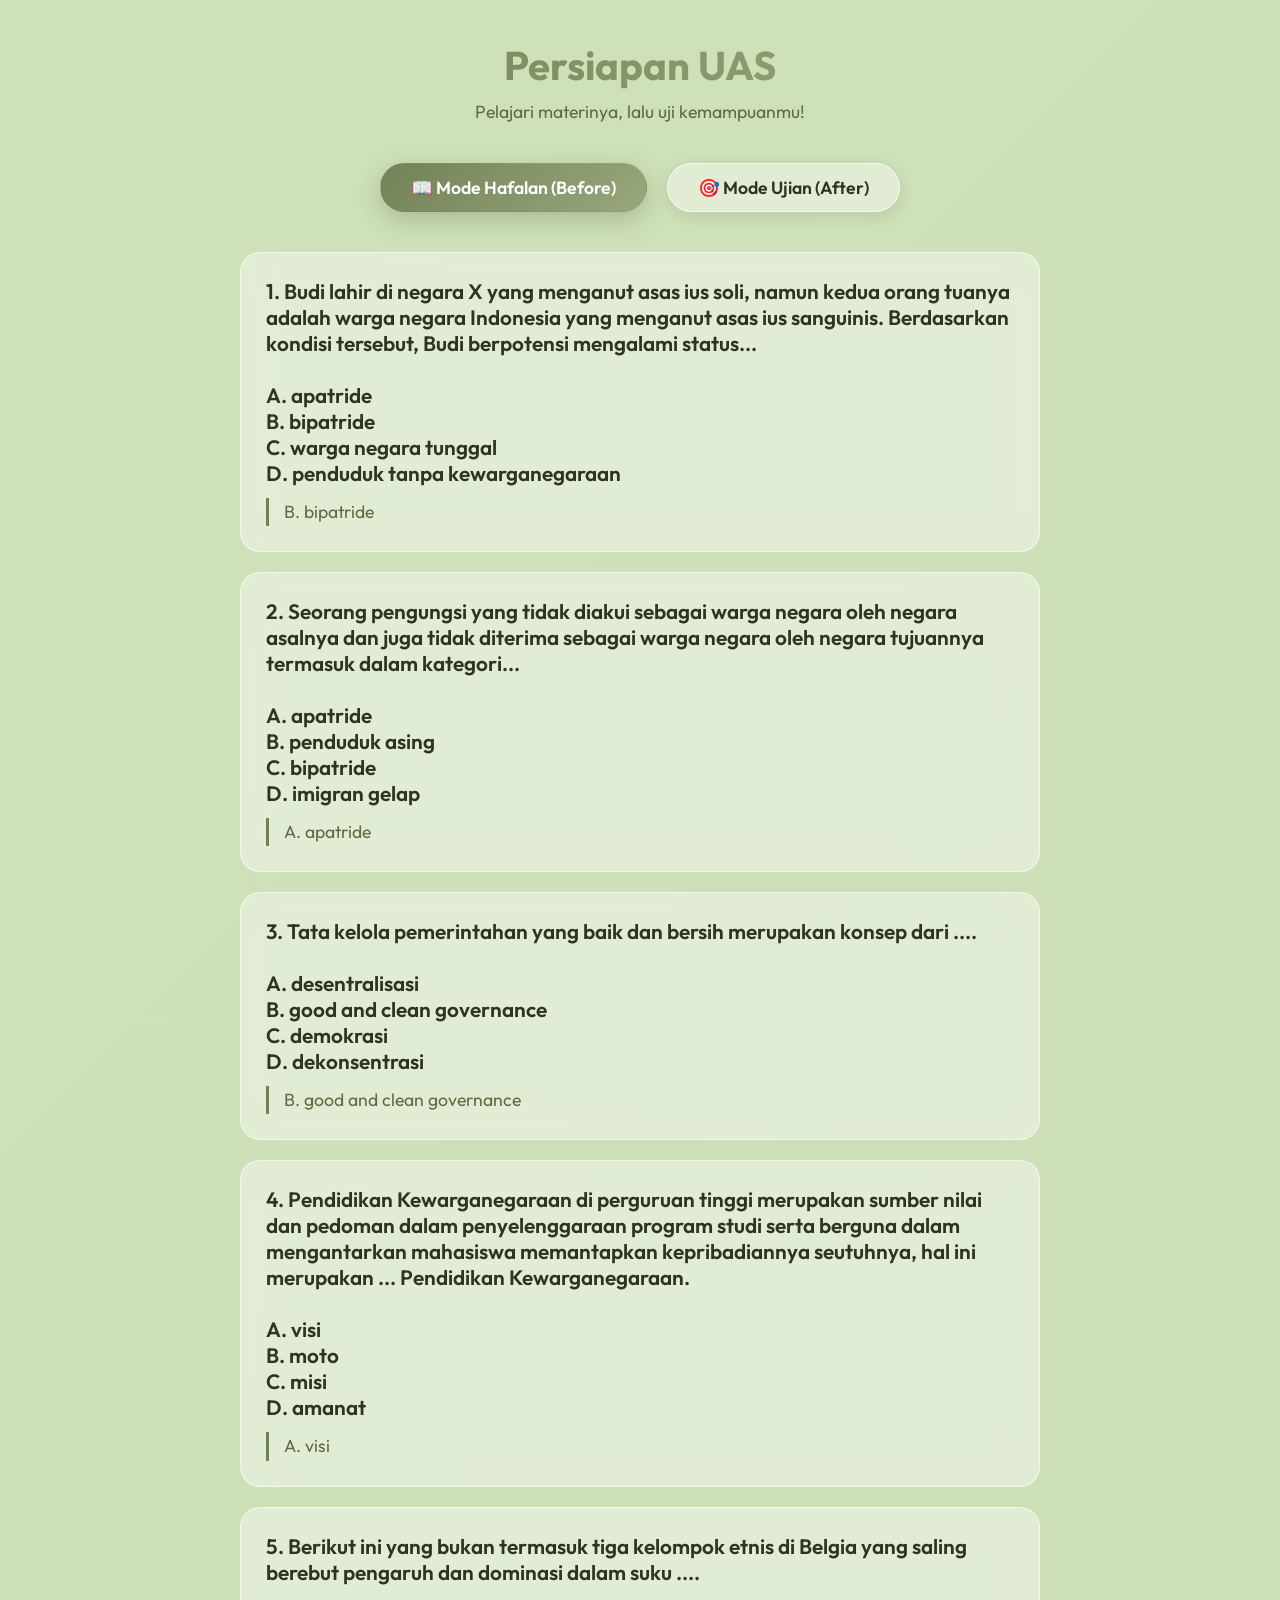
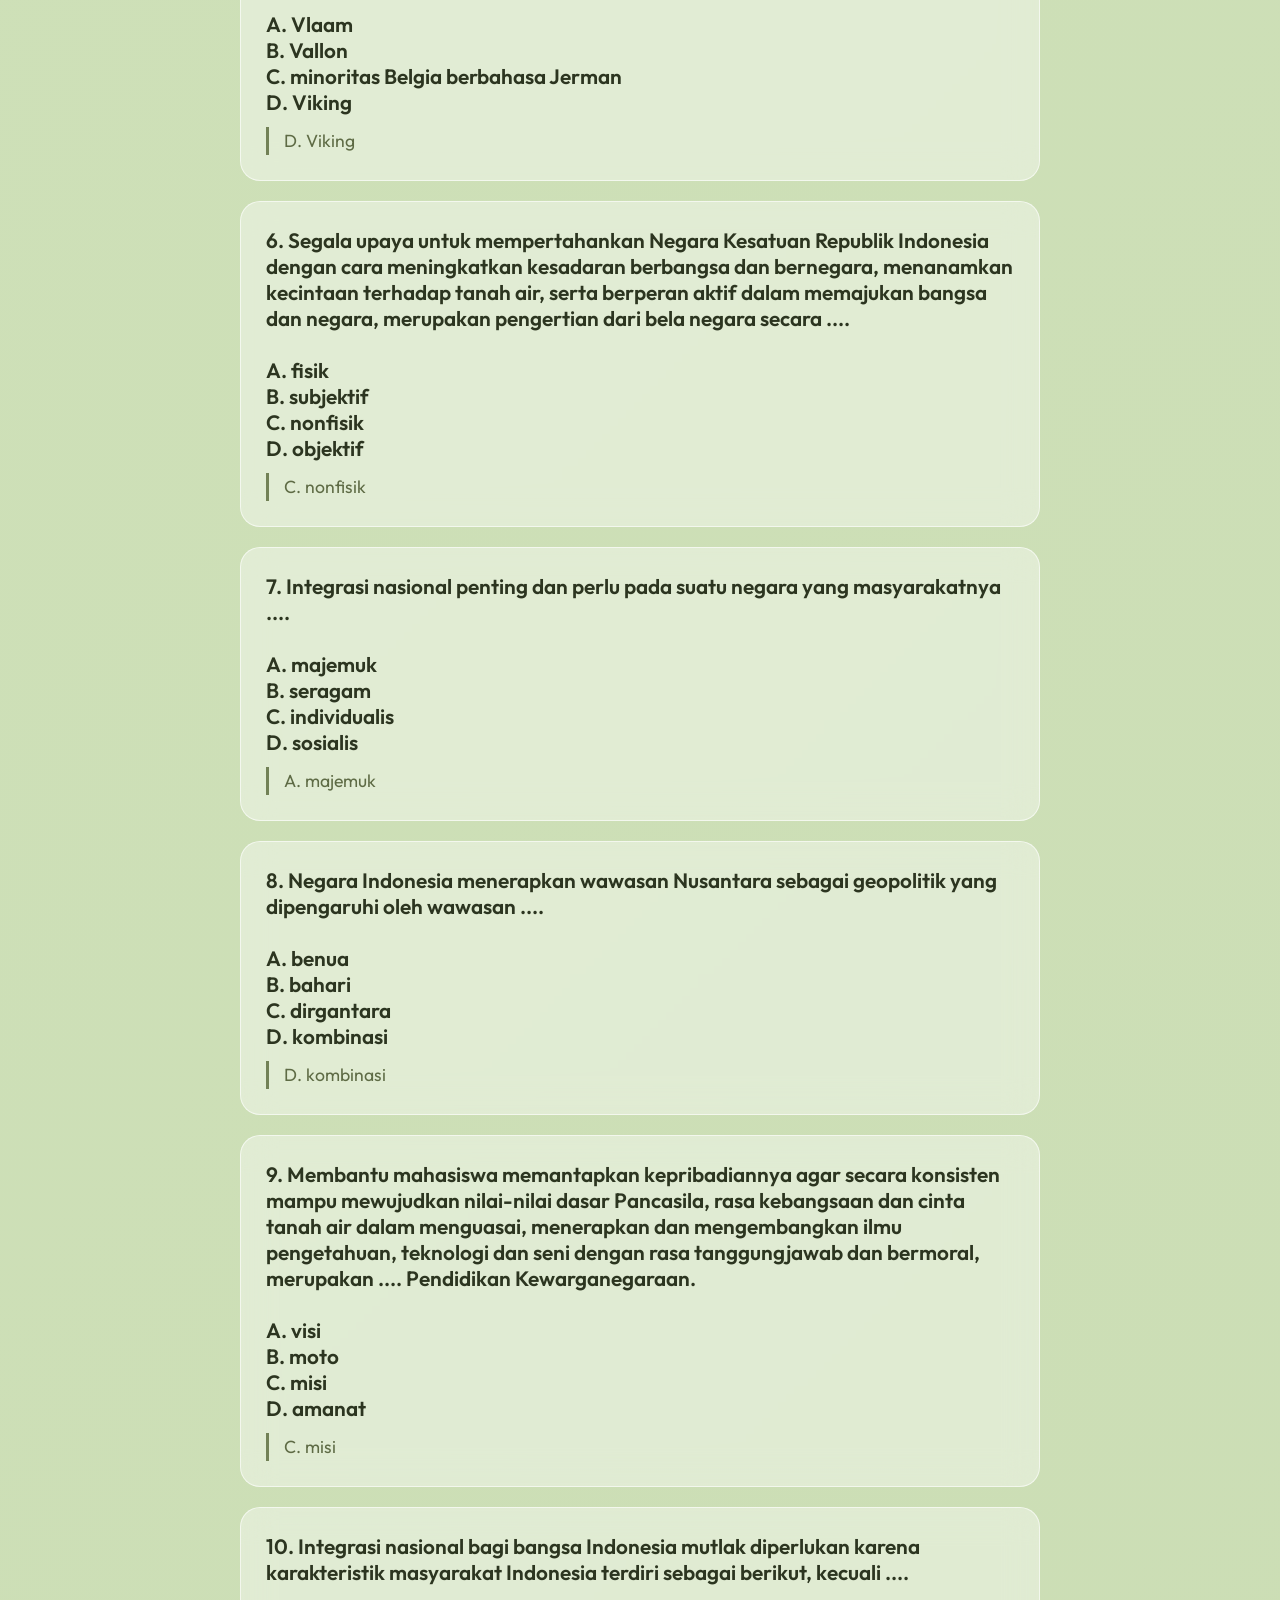
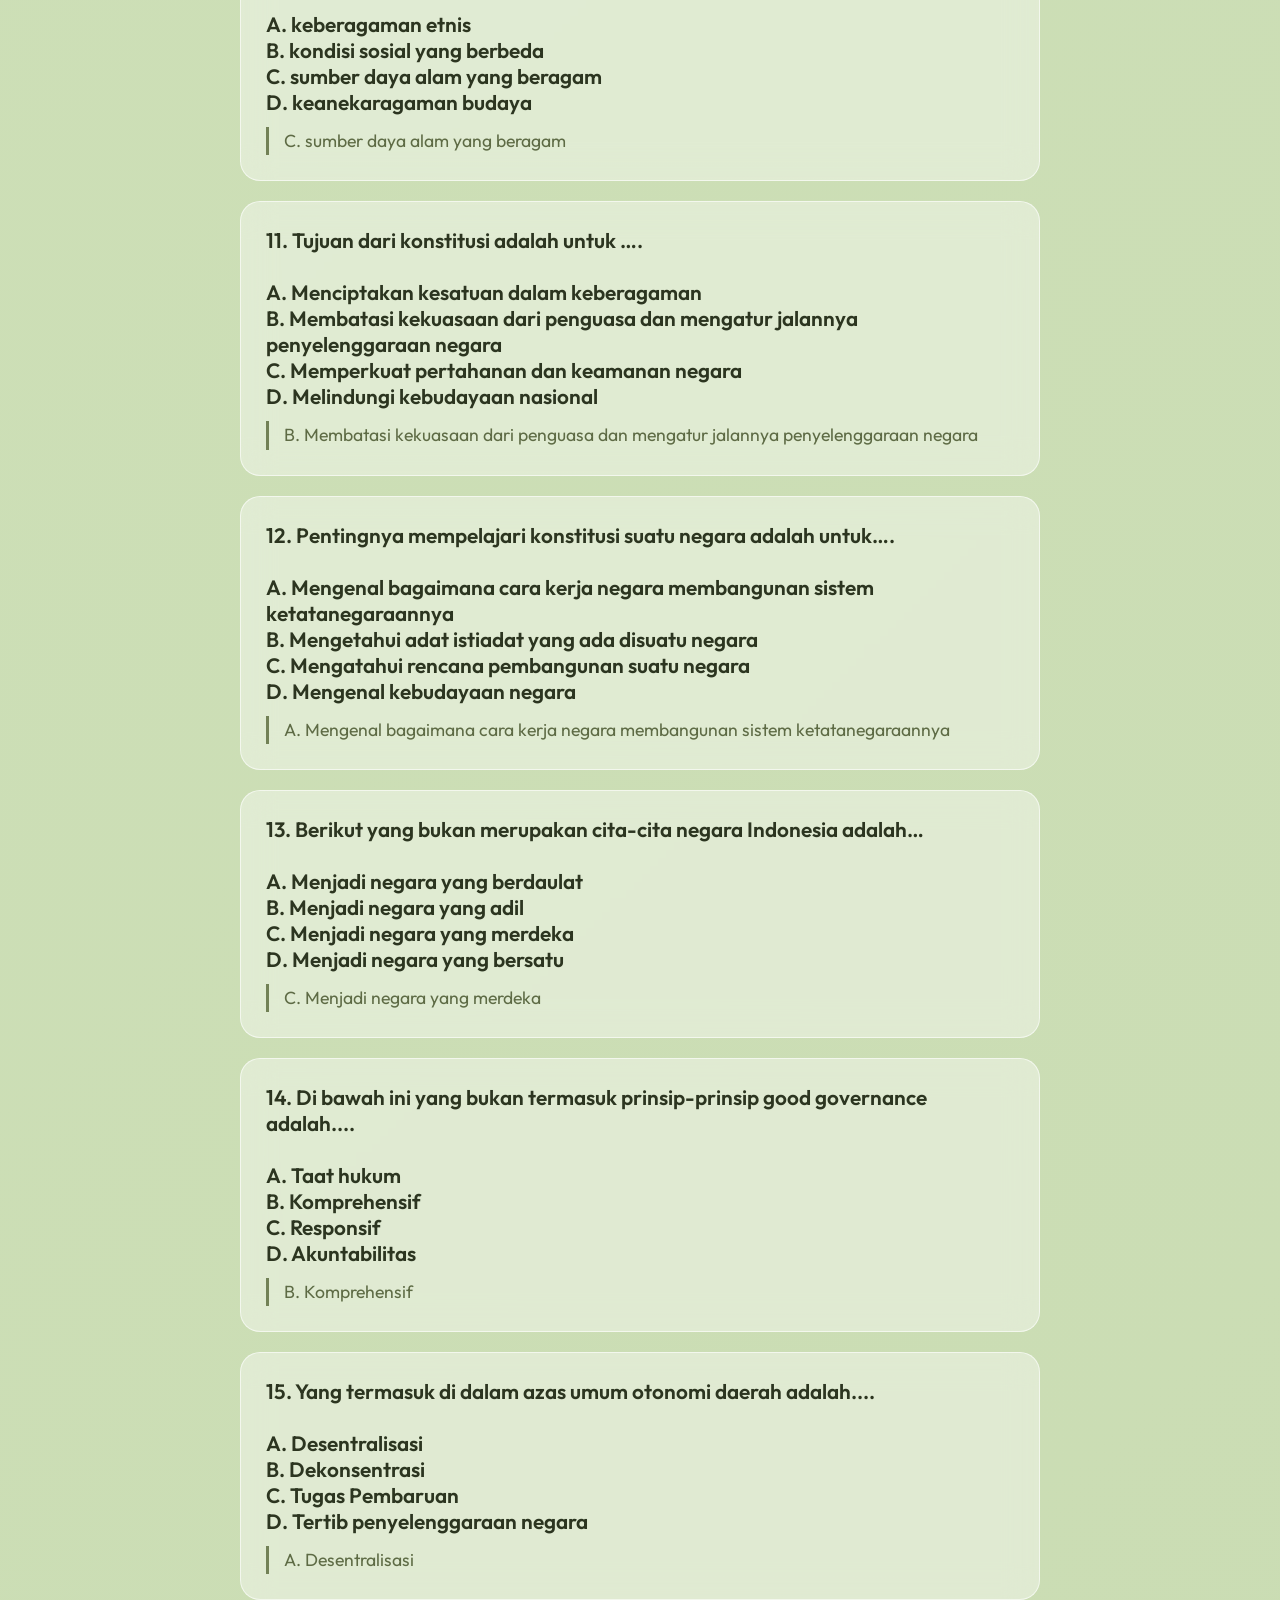
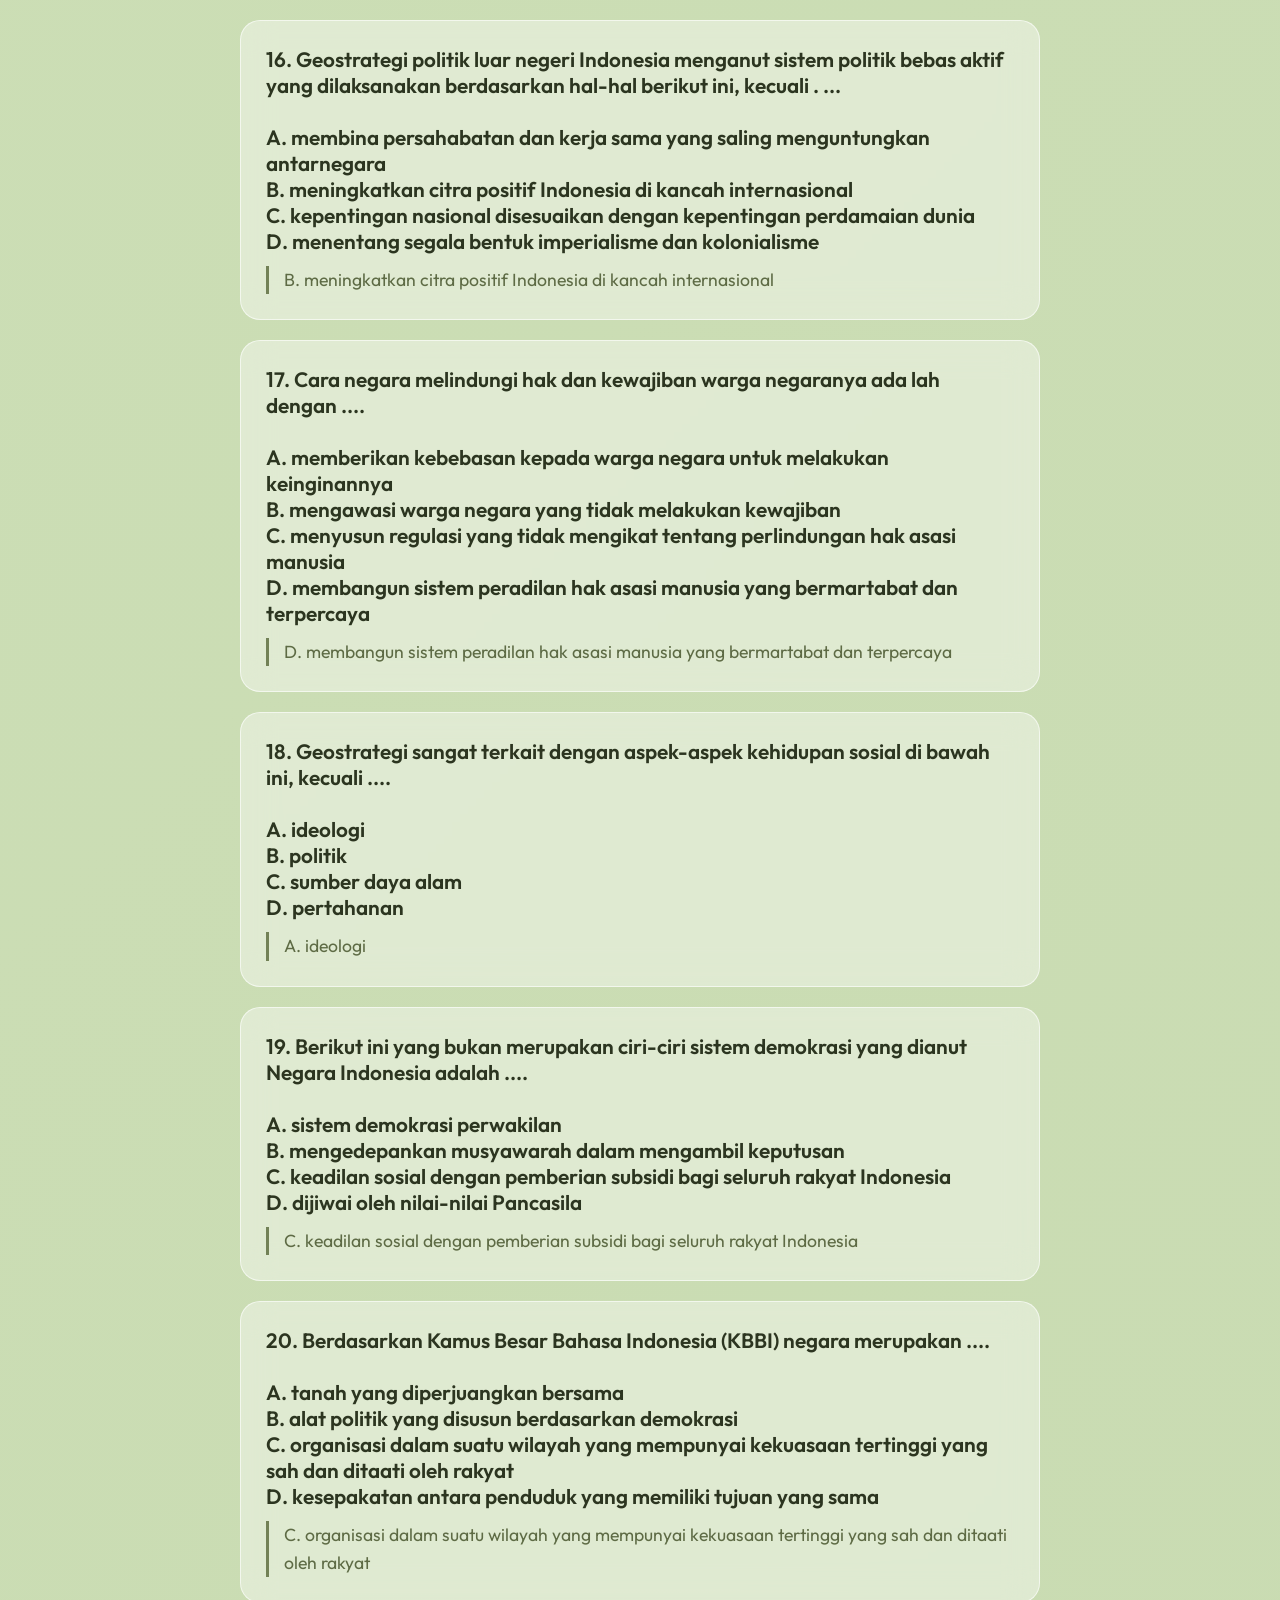
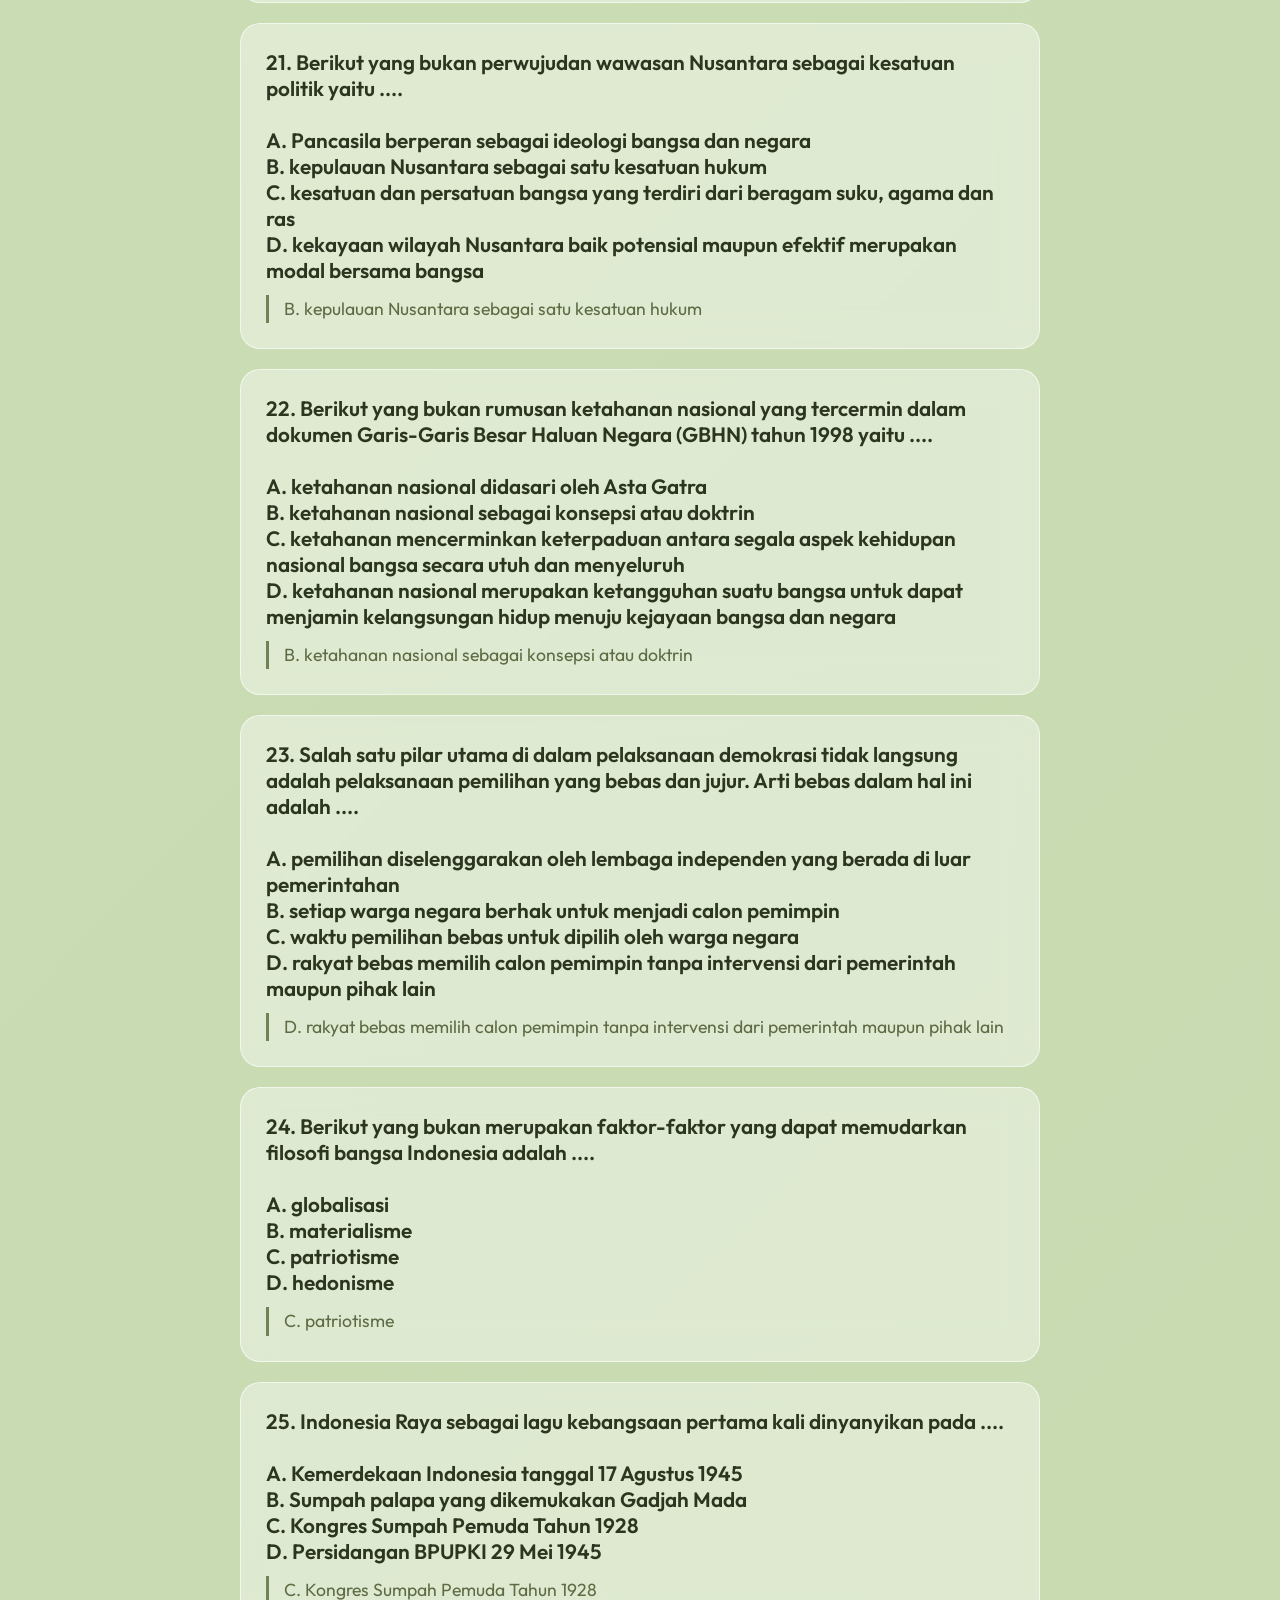
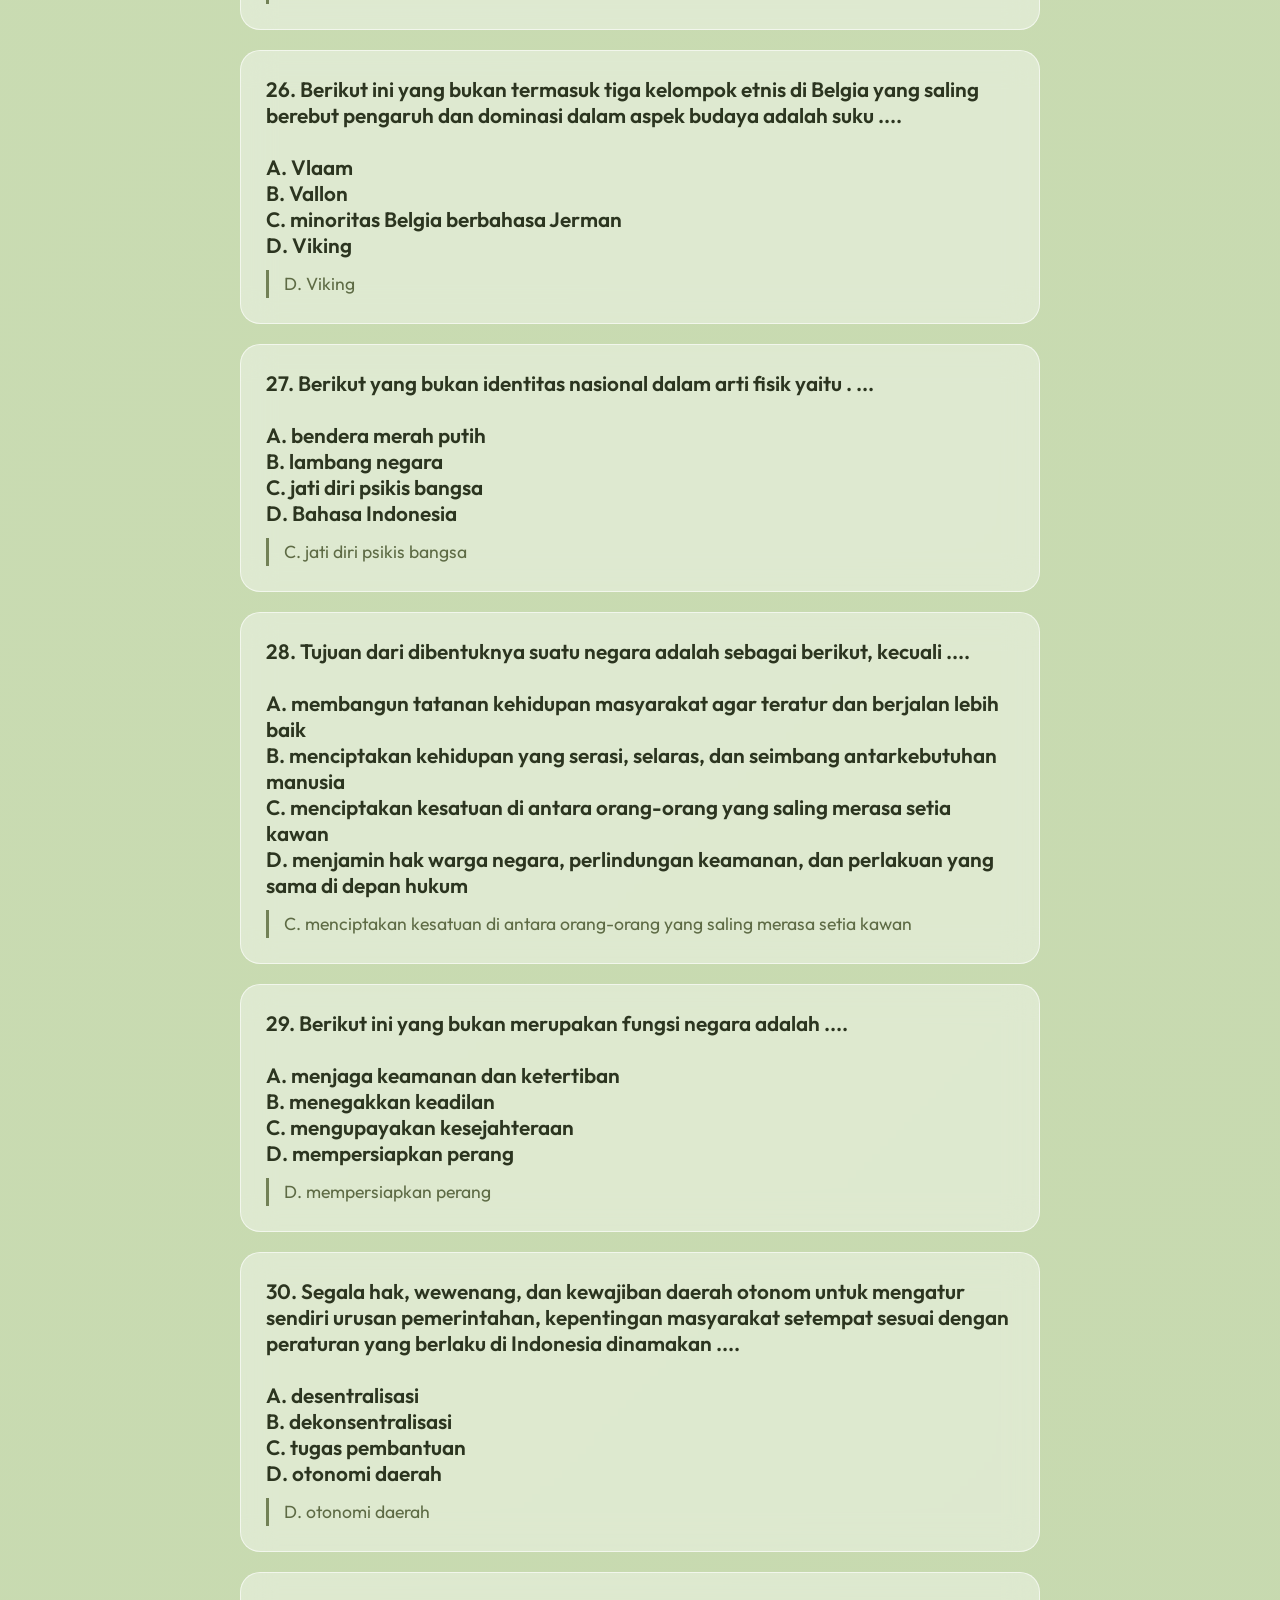
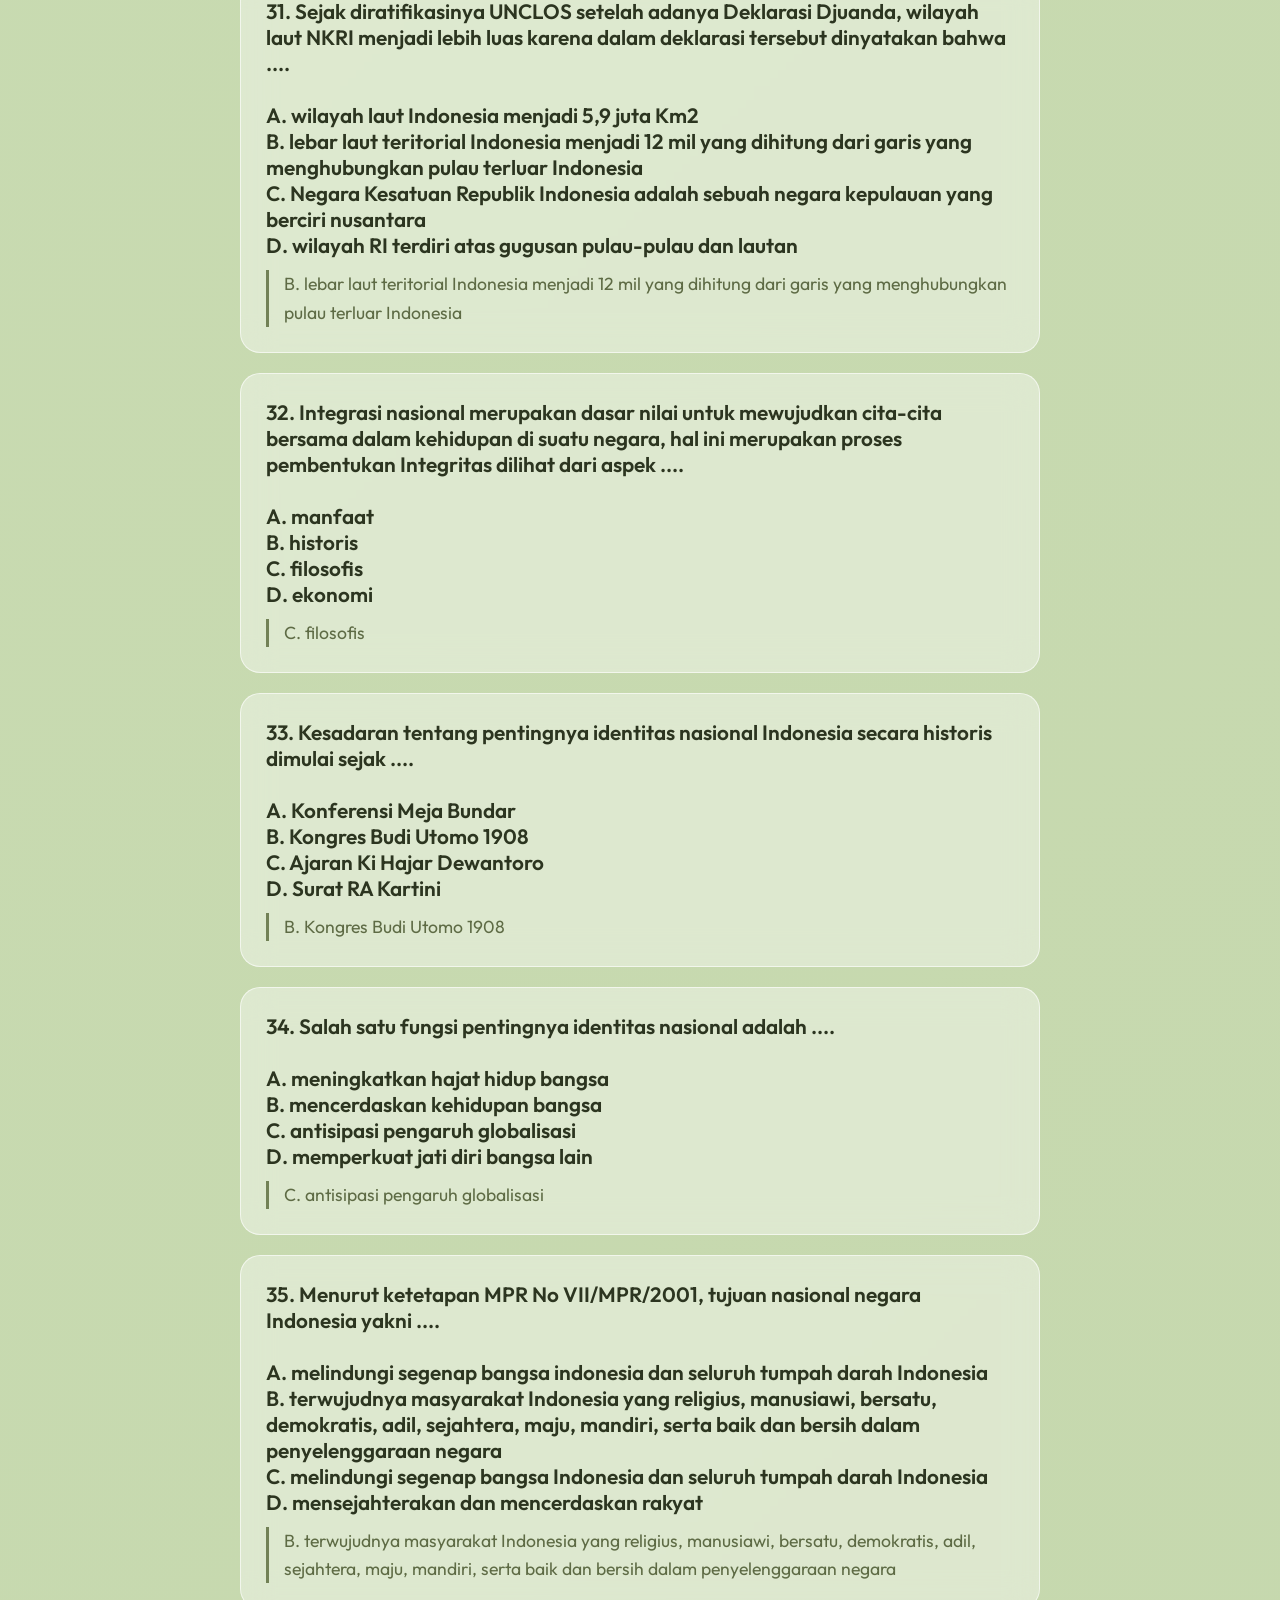
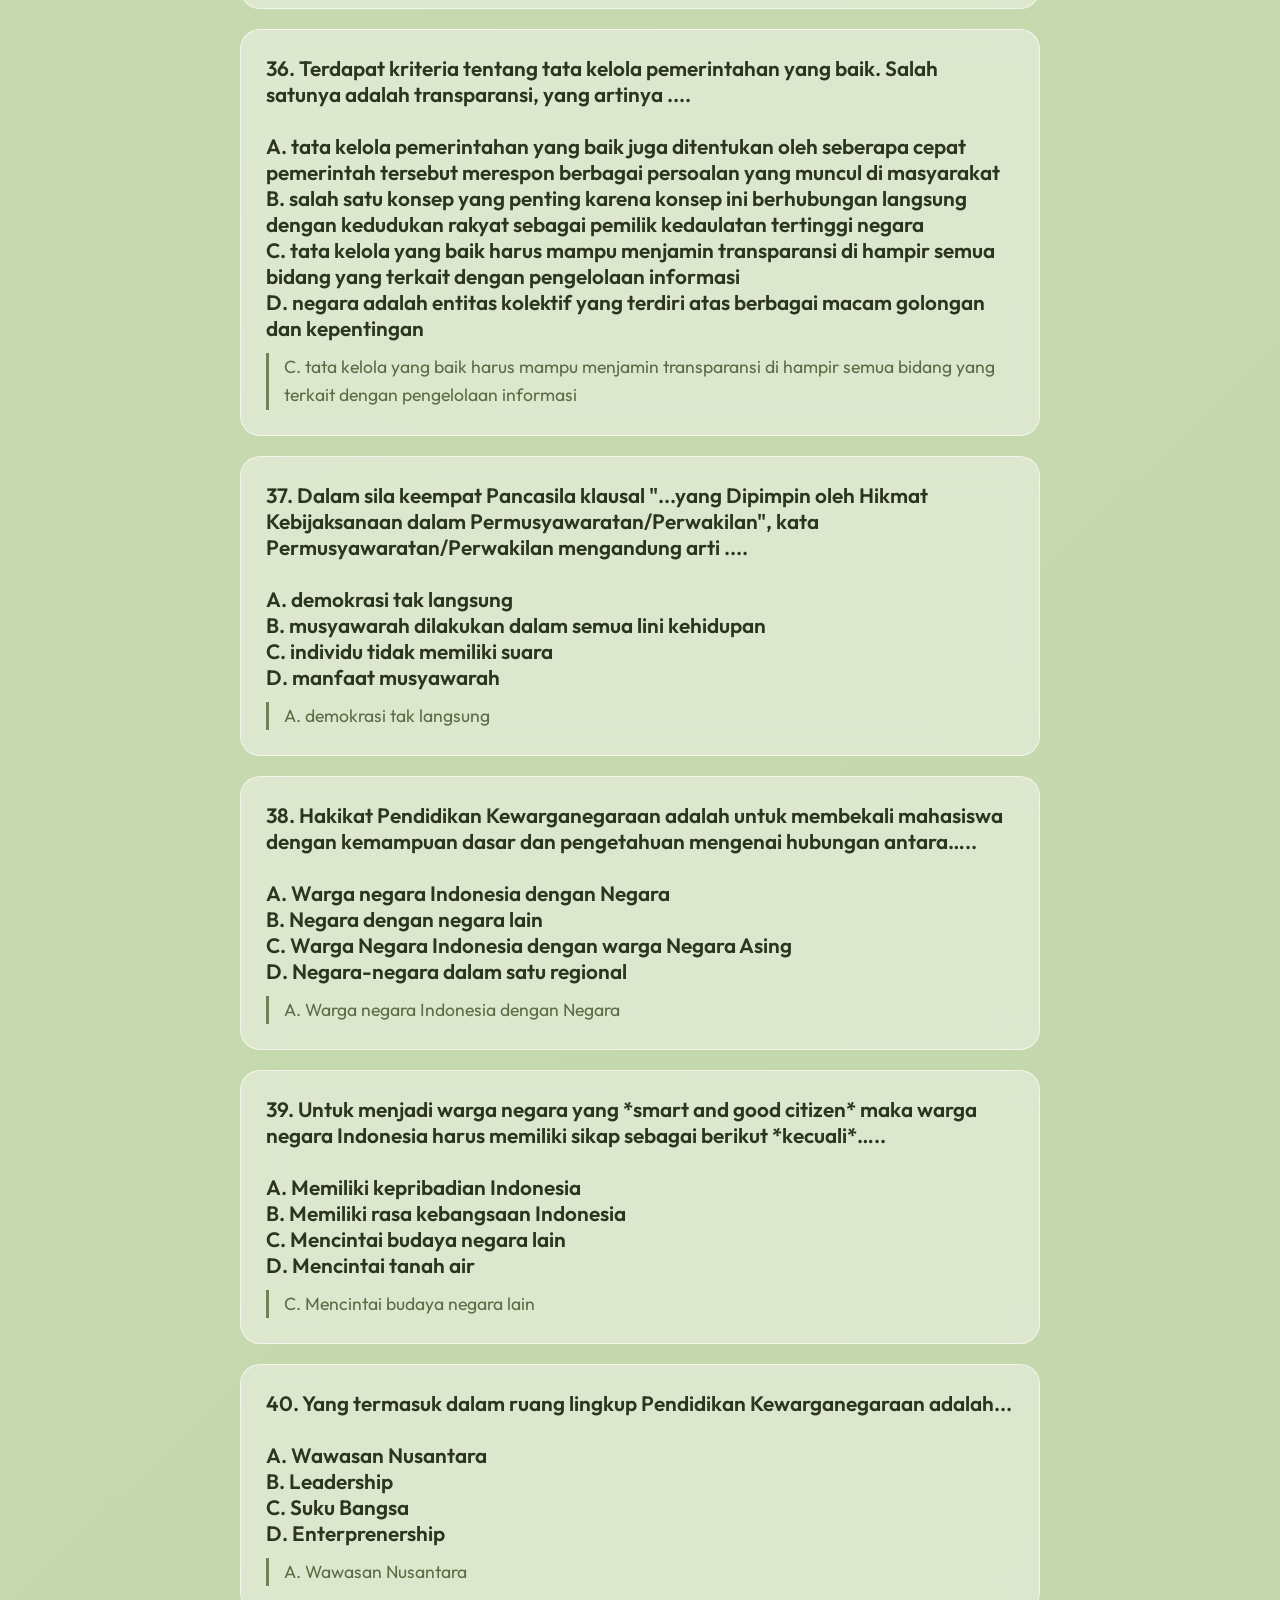
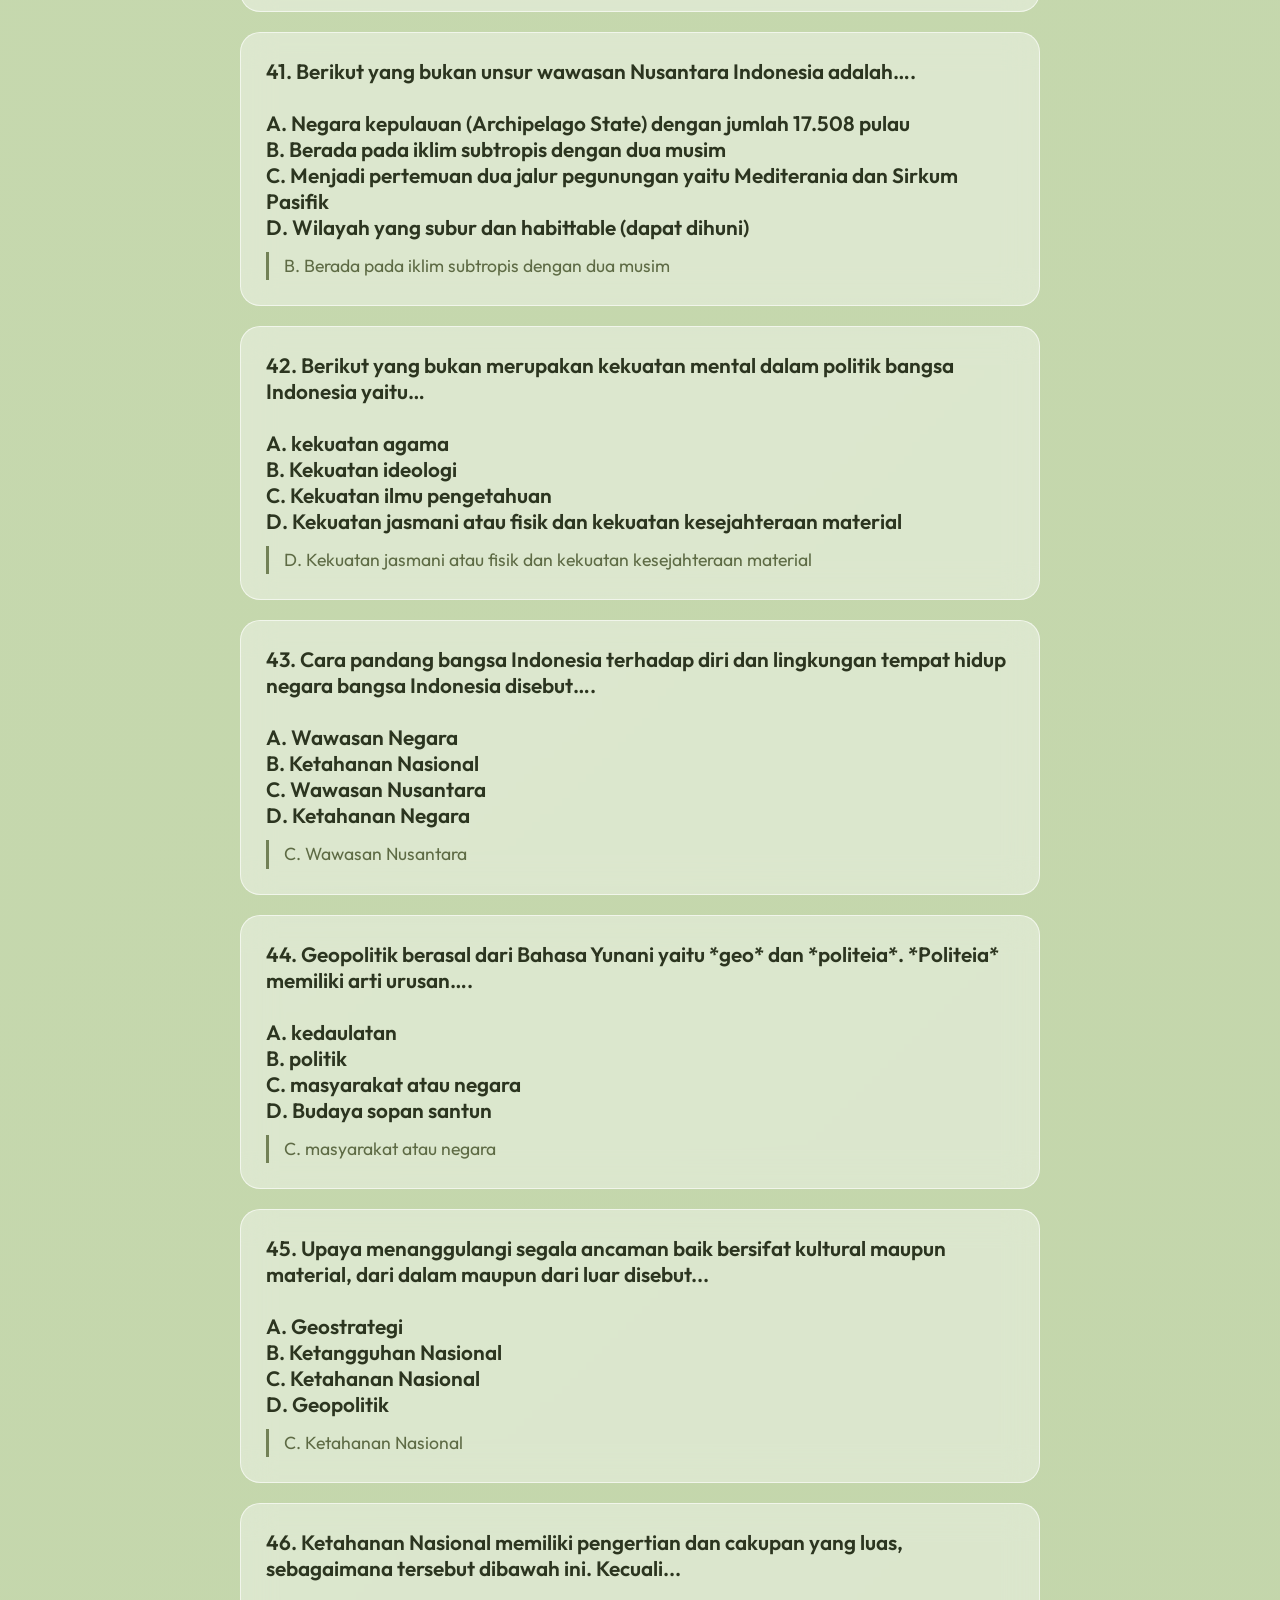
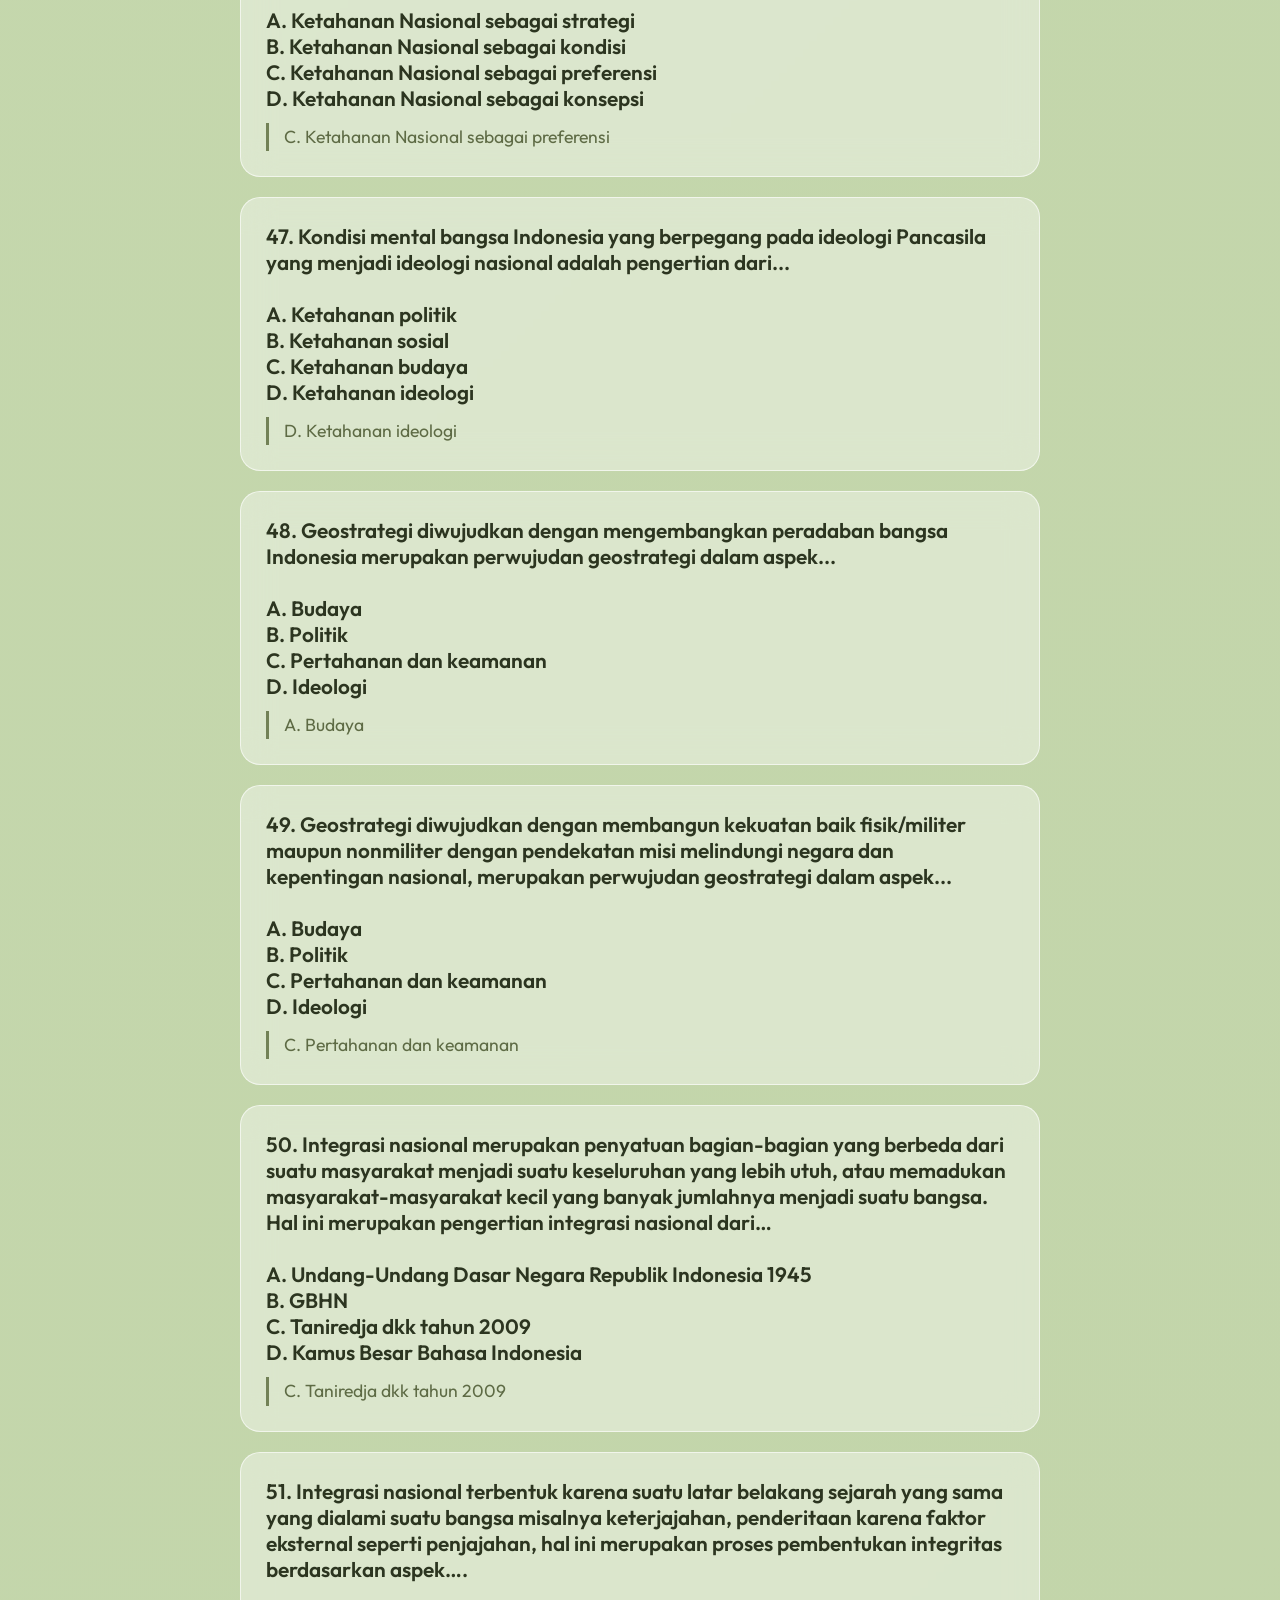
<file: soal.html>
<!DOCTYPE html>
<html lang="id">
<head>
    <meta charset="UTF-8">
    <meta name="viewport" content="width=device-width, initial-scale=1.0">
    <title>Aplikasi Belajar UAS</title>
    <link href="https://fonts.googleapis.com/css2?family=Outfit:wght@300;400;600;700&display=swap" rel="stylesheet">
    <style>
        :root {
            --primary: #728156;
            --primary-hover: #88976C;
            --secondary: #98A77C;
            --bg-glass: rgba(255, 255, 255, 0.4);
            --border-glass: rgba(255, 255, 255, 0.6);
            --text-main: #2C3520;
            --text-muted: #5e6b45;
        }

        * {
            margin: 0;
            padding: 0;
            box-sizing: border-box;
            font-family: 'Outfit', sans-serif;
        }

        body {
            background: linear-gradient(-45deg, #E7F5DC, #CFE1B9, #B6C99B, #CFE1B9);
            background-size: 400% 400%;
            animation: gradientBG 15s ease infinite;
            color: var(--text-main);
            min-height: 100vh;
            display: flex;
            flex-direction: column;
            align-items: center;
            padding: 40px 20px;
            overflow-x: hidden;
        }

        @keyframes gradientBG {
            0% { background-position: 0% 50%; }
            50% { background-position: 100% 50%; }
            100% { background-position: 0% 50%; }
        }

        .container {
            width: 100%;
            max-width: 800px;
        }

        header {
            text-align: center;
            margin-bottom: 40px;
        }

        h1 {
            font-size: 2.5rem;
            font-weight: 700;
            margin-bottom: 10px;
            background: linear-gradient(to right, #728156, #98A77C);
            -webkit-background-clip: text;
            -webkit-text-fill-color: transparent;
        }

        p.subtitle {
            color: var(--text-muted);
            font-size: 1.1rem;
        }

        /* Toggle Container */
        .mode-toggle {
            display: flex;
            justify-content: center;
            gap: 20px;
            margin-bottom: 40px;
        }

        .btn {
            background: var(--bg-glass);
            backdrop-filter: blur(12px);
            border: 1px solid var(--border-glass);
            color: var(--text-main);
            padding: 12px 30px;
            border-radius: 30px;
            font-size: 1.1rem;
            font-weight: 600;
            cursor: pointer;
            transition: all 0.3s cubic-bezier(0.25, 0.8, 0.25, 1);
            box-shadow: 0 4px 15px rgba(0, 0, 0, 0.1);
        }

        .btn:hover {
            transform: translateY(-3px);
            box-shadow: 0 8px 25px rgba(0, 0, 0, 0.2);
            background: rgba(255, 255, 255, 0.15);
        }

        .btn.active {
            background: linear-gradient(135deg, var(--primary), var(--secondary));
            border-color: transparent;
            box-shadow: 0 8px 25px rgba(114, 129, 86, 0.4);
            color: #fff;
        }

        /* Content Areas */
        #mode-hafalan, #mode-ujian {
            display: none;
            animation: fadeIn 0.5s ease-out forwards;
        }

        #mode-hafalan.active, #mode-ujian.active {
            display: block;
        }

        @keyframes fadeIn {
            from { opacity: 0; transform: translateY(20px); }
            to { opacity: 1; transform: translateY(0); }
        }

        /* Hafalan Mode (List) */
        .qna-card {
            background: var(--bg-glass);
            backdrop-filter: blur(16px);
            border: 1px solid var(--border-glass);
            border-radius: 20px;
            padding: 25px;
            margin-bottom: 20px;
            transition: transform 0.3s ease;
        }

        .qna-card:hover {
            transform: scale(1.02);
            border-color: rgba(255, 255, 255, 0.3);
        }

        .question {
            white-space: pre-wrap;
            font-size: 1.3rem;
            font-weight: 600;
            color: var(--text-main);
            margin-bottom: 12px;
        }

        .answer {
            font-size: 1.1rem;
            color: var(--text-muted);
            line-height: 1.6;
            padding-left: 15px;
            border-left: 3px solid var(--primary);
        }

        /* Ujian Mode (Flashcard) */
        .flashcard-container {
            display: flex;
            flex-direction: column;
            align-items: center;
        }

        .flashcard {
            background: var(--bg-glass);
            backdrop-filter: blur(16px);
            border: 1px solid var(--border-glass);
            border-radius: 24px;
            padding: 40px;
            width: 100%;
            min-height: 300px;
            display: flex;
            flex-direction: column;
            justify-content: center;
            align-items: center;
            text-align: center;
            margin-bottom: 30px;
            position: relative;
            box-shadow: 0 10px 40px rgba(0,0,0,0.2);
        }

        .flashcard .q-text {
            white-space: pre-wrap;
            text-align: left;
            font-size: 1.8rem;
            font-weight: 600;
            margin-bottom: 30px;
        }

        .flashcard .a-text {
            font-size: 1.3rem;
            color: var(--text-main);
            line-height: 1.6;
            display: none;
            animation: fadeIn 0.4s ease-out;
            padding: 20px;
            background: rgba(255, 255, 255, 0.5);
            border-radius: 12px;
            width: 100%;
        }

        .flashcard .a-text.visible {
            display: block;
        }

        .controls {
            display: flex;
            gap: 15px;
            width: 100%;
            justify-content: center;
        }

        .btn-primary {
            background: linear-gradient(135deg, var(--primary), var(--secondary));
            border: none;
            color: #fff;
        }

        .btn-success { background: linear-gradient(135deg, #10b981, #059669); border: none; }
        .btn-danger { background: linear-gradient(135deg, #ef4444, #dc2626); border: none; }

        .hidden { display: none !important; }

        .progress {
            margin-bottom: 20px;
            font-size: 1.1rem;
            color: var(--text-muted);
            font-weight: 600;
        }

        /* Result Screen */
        .result-screen {
            text-align: center;
            padding: 40px;
        }

        .score-circle {
            width: 150px;
            height: 150px;
            border-radius: 50%;
            background: conic-gradient(var(--secondary) var(--progress), var(--bg-glass) 0deg);
            display: flex;
            align-items: center;
            justify-content: center;
            margin: 0 auto 30px;
            position: relative;
            box-shadow: 0 0 30px rgba(152, 167, 124, 0.4);
        }

        .score-circle::before {
            content: "";
            position: absolute;
            inset: 10px;
            background: #E7F5DC;
            border-radius: 50%;
            z-index: 1;
        }

        .score-value {
            position: relative;
            z-index: 2;
            font-size: 2.5rem;
            font-weight: 700;
        }

    </style>
</head>
<body>

    <div class="container">
        <header>
            <h1>Persiapan UAS</h1>
            <p class="subtitle">Pelajari materinya, lalu uji kemampuanmu!</p>
        </header>

        <div class="mode-toggle">
            <button class="btn active" id="btn-hafalan" onclick="switchMode('hafalan')">📖 Mode Hafalan (Before)</button>
            <button class="btn" id="btn-ujian" onclick="switchMode('ujian')">🎯 Mode Ujian (After)</button>
        </div>

        <!-- Mode Hafalan -->
        <div id="mode-hafalan" class="active">
            <div id="hafalan-list"></div>
        </div>

        <!-- Mode Ujian -->
        <div id="mode-ujian">
            <div class="flashcard-container" id="flashcard-ui">
                <div class="progress" id="quiz-progress">Soal 1 dari 10</div>
                <div class="live-score" style="margin-bottom: 20px; font-weight: bold; color: var(--text-main); display: flex; gap: 20px;">
                    <div>Hafal: <span id="live-score-benar" style="color: #10b981;">0</span></div>
                    <div>Lupa: <span id="live-score-salah" style="color: #ef4444;">0</span></div>
                </div>
                <div class="flashcard">
                    <div class="q-text" id="quiz-q">Pertanyaan muncul di sini?</div>
                    <div class="a-text" id="quiz-a">Jawaban akan muncul di sini.</div>
                </div>
                
                <div class="controls" id="controls-reveal">
                    <button class="btn btn-primary" onclick="revealAnswer()">Buka Jawaban 👀</button>
                </div>
                
                <div class="controls hidden" id="controls-judge">
                    <button class="btn btn-danger" onclick="nextQuestion(false)">Lupa ❌</button>
                    <button class="btn btn-success" onclick="nextQuestion(true)">Hafal ✅</button>
                </div>
            </div>

            <div class="result-screen hidden" id="result-ui">
                <div class="q-text" style="font-size: 2rem; margin-bottom: 20px;">Ujian Selesai! 🎉</div>
                <div class="score-circle" id="score-circle" style="--progress: 0%">
                    <div class="score-value" id="score-text">0%</div>
                </div>
                <p style="font-size: 1.2rem; margin-bottom: 30px;" id="score-message">Kamu berhasil mengingat 0 dari 0 soal.</p>
                <button class="btn btn-primary" onclick="startQuiz()">Ulangi Ujian 🔄</button>
            </div>
        </div>
    </div>

    <script>
        // Data Soal (Kamu bisa mengganti dan menambah soal di sini sesuai mata kuliahmu!)
        const soalData = [
    {
        "q": "1. Budi lahir di negara X yang menganut asas ius soli, namun kedua orang tuanya adalah warga negara Indonesia yang menganut asas ius sanguinis. Berdasarkan kondisi tersebut, Budi berpotensi mengalami status...\n\nA. apatride\nB. bipatride\nC. warga negara tunggal\nD. penduduk tanpa kewarganegaraan",
        "a": "B. bipatride"
    },
    {
        "q": "2. Seorang pengungsi yang tidak diakui sebagai warga negara oleh negara asalnya dan juga tidak diterima sebagai warga negara oleh negara tujuannya termasuk dalam kategori...\n\nA. apatride\nB. penduduk asing\nC. bipatride\nD. imigran gelap",
        "a": "A. apatride"
    },
    {
        "q": "3. Tata kelola pemerintahan yang baik dan bersih merupakan konsep dari ....\n\nA. desentralisasi\nB. good and clean governance\nC. demokrasi\nD. dekonsentrasi",
        "a": "B. good and clean governance"
    },
    {
        "q": "4. Pendidikan Kewarganegaraan di perguruan tinggi merupakan sumber nilai dan pedoman dalam penyelenggaraan program studi serta berguna dalam mengantarkan mahasiswa memantapkan kepribadiannya seutuhnya, hal ini merupakan ... Pendidikan Kewarganegaraan.\n\nA. visi\nB. moto\nC. misi\nD. amanat",
        "a": "A. visi"
    },
    {
        "q": "5. Berikut ini yang bukan termasuk tiga kelompok etnis di Belgia yang saling berebut pengaruh dan dominasi dalam suku ....\n\nA. Vlaam\nB. Vallon\nC. minoritas Belgia berbahasa Jerman\nD. Viking",
        "a": "D. Viking"
    },
    {
        "q": "6. Segala upaya untuk mempertahankan Negara Kesatuan Republik Indonesia dengan cara meningkatkan kesadaran berbangsa dan bernegara, menanamkan kecintaan terhadap tanah air, serta berperan aktif dalam memajukan bangsa dan negara, merupakan pengertian dari bela negara secara ....\n\nA. fisik\nB. subjektif\nC. nonfisik\nD. objektif",
        "a": "C. nonfisik"
    },
    {
        "q": "7. Integrasi nasional penting dan perlu pada suatu negara yang masyarakatnya ....\n\nA. majemuk\nB. seragam\nC. individualis\nD. sosialis",
        "a": "A. majemuk"
    },
    {
        "q": "8. Negara Indonesia menerapkan wawasan Nusantara sebagai geopolitik yang dipengaruhi oleh wawasan ....\n\nA. benua\nB. bahari\nC. dirgantara\nD. kombinasi",
        "a": "D. kombinasi"
    },
    {
        "q": "9. Membantu mahasiswa memantapkan kepribadiannya agar secara konsisten mampu mewujudkan nilai-nilai dasar Pancasila, rasa kebangsaan dan cinta tanah air dalam menguasai, menerapkan dan mengembangkan ilmu pengetahuan, teknologi dan seni dengan rasa tanggungjawab dan bermoral, merupakan .... Pendidikan Kewarganegaraan.\n\nA. visi\nB. moto\nC. misi\nD. amanat",
        "a": "C. misi"
    },
    {
        "q": "10. Integrasi nasional bagi bangsa Indonesia mutlak diperlukan karena karakteristik masyarakat Indonesia terdiri sebagai berikut, kecuali ....\n\nA. keberagaman etnis\nB. kondisi sosial yang berbeda\nC. sumber daya alam yang beragam\nD. keanekaragaman budaya",
        "a": "C. sumber daya alam yang beragam"
    },
    {
        "q": "11. Tujuan dari konstitusi adalah untuk ….\n\nA. Menciptakan kesatuan dalam keberagaman\nB. Membatasi kekuasaan dari penguasa dan mengatur jalannya penyelenggaraan negara\nC. Memperkuat pertahanan dan keamanan negara\nD. Melindungi kebudayaan nasional",
        "a": "B. Membatasi kekuasaan dari penguasa dan mengatur jalannya penyelenggaraan negara"
    },
    {
        "q": "12. Pentingnya mempelajari konstitusi suatu negara adalah untuk….\n\nA. Mengenal bagaimana cara kerja negara membangunan sistem ketatanegaraannya\nB. Mengetahui adat istiadat yang ada disuatu negara\nC. Mengatahui rencana pembangunan suatu negara\nD. Mengenal kebudayaan negara",
        "a": "A. Mengenal bagaimana cara kerja negara membangunan sistem ketatanegaraannya"
    },
    {
        "q": "13. Berikut yang bukan merupakan cita-cita negara Indonesia adalah…\n\nA. Menjadi negara yang berdaulat\nB. Menjadi negara yang adil\nC. Menjadi negara yang merdeka\nD. Menjadi negara yang bersatu",
        "a": "C. Menjadi negara yang merdeka"
    },
    {
        "q": "14. Di bawah ini yang bukan termasuk prinsip-prinsip good governance adalah....\n\nA. Taat hukum\nB. Komprehensif\nC. Responsif\nD. Akuntabilitas",
        "a": "B. Komprehensif"
    },
    {
        "q": "15. Yang termasuk di dalam azas umum otonomi daerah adalah....\n\nA. Desentralisasi\nB. Dekonsentrasi\nC. Tugas Pembaruan\nD. Tertib penyelenggaraan negara",
        "a": "A. Desentralisasi"
    },
    {
        "q": "16. Geostrategi politik luar negeri Indonesia menganut sistem politik bebas aktif yang dilaksanakan berdasarkan hal-hal berikut ini, kecuali . ...\n\nA. membina persahabatan dan kerja sama yang saling menguntungkan antarnegara\nB. meningkatkan citra positif Indonesia di kancah internasional\nC. kepentingan nasional disesuaikan dengan kepentingan perdamaian dunia\nD. menentang segala bentuk imperialisme dan kolonialisme",
        "a": "B. meningkatkan citra positif Indonesia di kancah internasional"
    },
    {
        "q": "17. Cara negara melindungi hak dan kewajiban warga negaranya ada lah dengan ....\n\nA. memberikan kebebasan kepada warga negara untuk melakukan keinginannya\nB. mengawasi warga negara yang tidak melakukan kewajiban\nC. menyusun regulasi yang tidak mengikat tentang perlindungan hak asasi manusia\nD. membangun sistem peradilan hak asasi manusia yang bermartabat dan terpercaya",
        "a": "D. membangun sistem peradilan hak asasi manusia yang bermartabat dan terpercaya"
    },
    {
        "q": "18. Geostrategi sangat terkait dengan aspek-aspek kehidupan sosial di bawah ini, kecuali ....\n\nA. ideologi\nB. politik\nC. sumber daya alam\nD. pertahanan",
        "a": "A. ideologi"
    },
    {
        "q": "19. Berikut ini yang bukan merupakan ciri-ciri sistem demokrasi yang dianut Negara Indonesia adalah ....\n\nA. sistem demokrasi perwakilan\nB. mengedepankan musyawarah dalam mengambil keputusan\nC. keadilan sosial dengan pemberian subsidi bagi seluruh rakyat Indonesia\nD. dijiwai oleh nilai-nilai Pancasila",
        "a": "C. keadilan sosial dengan pemberian subsidi bagi seluruh rakyat Indonesia"
    },
    {
        "q": "20. Berdasarkan Kamus Besar Bahasa Indonesia (KBBI) negara merupakan ....\n\nA. tanah yang diperjuangkan bersama\nB. alat politik yang disusun berdasarkan demokrasi\nC. organisasi dalam suatu wilayah yang mempunyai kekuasaan tertinggi yang sah dan ditaati oleh rakyat\nD. kesepakatan antara penduduk yang memiliki tujuan yang sama",
        "a": "C. organisasi dalam suatu wilayah yang mempunyai kekuasaan tertinggi yang sah dan ditaati oleh rakyat"
    },
    {
        "q": "21. Berikut yang bukan perwujudan wawasan Nusantara sebagai kesatuan politik yaitu ....\n\nA. Pancasila berperan sebagai ideologi bangsa dan negara\nB. kepulauan Nusantara sebagai satu kesatuan hukum\nC. kesatuan dan persatuan bangsa yang terdiri dari beragam suku, agama dan ras\nD. kekayaan wilayah Nusantara baik potensial maupun efektif merupakan modal bersama bangsa",
        "a": "B. kepulauan Nusantara sebagai satu kesatuan hukum"
    },
    {
        "q": "22. Berikut yang bukan rumusan ketahanan nasional yang tercermin dalam dokumen Garis-Garis Besar Haluan Negara (GBHN) tahun 1998 yaitu ....\n\nA. ketahanan nasional didasari oleh Asta Gatra\nB. ketahanan nasional sebagai konsepsi atau doktrin\nC. ketahanan mencerminkan keterpaduan antara segala aspek kehidupan nasional bangsa secara utuh dan menyeluruh\nD. ketahanan nasional merupakan ketangguhan suatu bangsa untuk dapat menjamin kelangsungan hidup menuju kejayaan bangsa dan negara",
        "a": "B. ketahanan nasional sebagai konsepsi atau doktrin"
    },
    {
        "q": "23. Salah satu pilar utama di dalam pelaksanaan demokrasi tidak langsung adalah pelaksanaan pemilihan yang bebas dan jujur. Arti bebas dalam hal ini adalah ....\n\nA. pemilihan diselenggarakan oleh lembaga independen yang berada di luar pemerintahan\nB. setiap warga negara berhak untuk menjadi calon pemimpin\nC. waktu pemilihan bebas untuk dipilih oleh warga negara\nD. rakyat bebas memilih calon pemimpin tanpa intervensi dari pemerintah maupun pihak lain",
        "a": "D. rakyat bebas memilih calon pemimpin tanpa intervensi dari pemerintah maupun pihak lain"
    },
    {
        "q": "24. Berikut yang bukan merupakan faktor-faktor yang dapat memudarkan filosofi bangsa Indonesia adalah ....\n\nA. globalisasi\nB. materialisme\nC. patriotisme\nD. hedonisme",
        "a": "C. patriotisme"
    },
    {
        "q": "25. Indonesia Raya sebagai lagu kebangsaan pertama kali dinyanyikan pada ....\n\nA. Kemerdekaan Indonesia tanggal 17 Agustus 1945\nB. Sumpah palapa yang dikemukakan Gadjah Mada\nC. Kongres Sumpah Pemuda Tahun 1928\nD. Persidangan BPUPKI 29 Mei 1945",
        "a": "C. Kongres Sumpah Pemuda Tahun 1928"
    },
    {
        "q": "26. Berikut ini yang bukan termasuk tiga kelompok etnis di Belgia yang saling berebut pengaruh dan dominasi dalam aspek budaya adalah suku ....\n\nA. Vlaam\nB. Vallon\nC. minoritas Belgia berbahasa Jerman\nD. Viking",
        "a": "D. Viking"
    },
    {
        "q": "27. Berikut yang bukan identitas nasional dalam arti fisik yaitu . ...\n\nA. bendera merah putih\nB. lambang negara\nC. jati diri psikis bangsa\nD. Bahasa Indonesia",
        "a": "C. jati diri psikis bangsa"
    },
    {
        "q": "28. Tujuan dari dibentuknya suatu negara adalah sebagai berikut, kecuali ....\n\nA. membangun tatanan kehidupan masyarakat agar teratur dan berjalan lebih baik\nB. menciptakan kehidupan yang serasi, selaras, dan seimbang antarkebutuhan manusia\nC. menciptakan kesatuan di antara orang-orang yang saling merasa setia kawan\nD. menjamin hak warga negara, perlindungan keamanan, dan perlakuan yang sama di depan hukum",
        "a": "C. menciptakan kesatuan di antara orang-orang yang saling merasa setia kawan"
    },
    {
        "q": "29. Berikut ini yang bukan merupakan fungsi negara adalah ....\n\nA. menjaga keamanan dan ketertiban\nB. menegakkan keadilan\nC. mengupayakan kesejahteraan\nD. mempersiapkan perang",
        "a": "D. mempersiapkan perang"
    },
    {
        "q": "30. Segala hak, wewenang, dan kewajiban daerah otonom untuk mengatur sendiri urusan pemerintahan, kepentingan masyarakat setempat sesuai dengan peraturan yang berlaku di Indonesia dinamakan ....\n\nA. desentralisasi\nB. dekonsentralisasi\nC. tugas pembantuan\nD. otonomi daerah",
        "a": "D. otonomi daerah"
    },
    {
        "q": "31. Sejak diratifikasinya UNCLOS setelah adanya Deklarasi Djuanda, wilayah laut NKRI menjadi lebih luas karena dalam deklarasi tersebut dinyatakan bahwa ....\n\nA. wilayah laut Indonesia menjadi 5,9 juta Km2\nB. lebar laut teritorial Indonesia menjadi 12 mil yang dihitung dari garis yang menghubungkan pulau terluar Indonesia\nC. Negara Kesatuan Republik Indonesia adalah sebuah negara kepulauan yang berciri nusantara\nD. wilayah RI terdiri atas gugusan pulau-pulau dan lautan",
        "a": "B. lebar laut teritorial Indonesia menjadi 12 mil yang dihitung dari garis yang menghubungkan pulau terluar Indonesia"
    },
    {
        "q": "32. Integrasi nasional merupakan dasar nilai untuk mewujudkan cita-cita bersama dalam kehidupan di suatu negara, hal ini merupakan proses pembentukan Integritas dilihat dari aspek ....\n\nA. manfaat\nB. historis\nC. filosofis\nD. ekonomi",
        "a": "C. filosofis"
    },
    {
        "q": "33. Kesadaran tentang pentingnya identitas nasional Indonesia secara historis dimulai sejak ....\n\nA. Konferensi Meja Bundar\nB. Kongres Budi Utomo 1908\nC. Ajaran Ki Hajar Dewantoro\nD. Surat RA Kartini",
        "a": "B. Kongres Budi Utomo 1908"
    },
    {
        "q": "34. Salah satu fungsi pentingnya identitas nasional adalah ....\n\nA. meningkatkan hajat hidup bangsa\nB. mencerdaskan kehidupan bangsa\nC. antisipasi pengaruh globalisasi\nD. memperkuat jati diri bangsa lain",
        "a": "C. antisipasi pengaruh globalisasi"
    },
    {
        "q": "35. Menurut ketetapan MPR No VII/MPR/2001, tujuan nasional negara Indonesia yakni ....\n\nA. melindungi segenap bangsa indonesia dan seluruh tumpah darah Indonesia\nB. terwujudnya masyarakat Indonesia yang religius, manusiawi, bersatu, demokratis, adil, sejahtera, maju, mandiri, serta baik dan bersih dalam penyelenggaraan negara\nC. melindungi segenap bangsa Indonesia dan seluruh tumpah darah Indonesia\nD. mensejahterakan dan mencerdaskan rakyat",
        "a": "B. terwujudnya masyarakat Indonesia yang religius, manusiawi, bersatu, demokratis, adil, sejahtera, maju, mandiri, serta baik dan bersih dalam penyelenggaraan negara"
    },
    {
        "q": "36. Terdapat kriteria tentang tata kelola pemerintahan yang baik. Salah satunya adalah transparansi, yang artinya ....\n\nA. tata kelola pemerintahan yang baik juga ditentukan oleh seberapa cepat pemerintah tersebut merespon berbagai persoalan yang muncul di masyarakat\nB. salah satu konsep yang penting karena konsep ini berhubungan langsung dengan kedudukan rakyat sebagai pemilik kedaulatan tertinggi negara\nC. tata kelola yang baik harus mampu menjamin transparansi di hampir semua bidang yang terkait dengan pengelolaan informasi\nD. negara adalah entitas kolektif yang terdiri atas berbagai macam golongan dan kepentingan",
        "a": "C. tata kelola yang baik harus mampu menjamin transparansi di hampir semua bidang yang terkait dengan pengelolaan informasi"
    },
    {
        "q": "37. Dalam sila keempat Pancasila klausal \"...yang Dipimpin oleh Hikmat Kebijaksanaan dalam Permusyawaratan/Perwakilan\", kata Permusyawaratan/Perwakilan mengandung arti ....\n\nA. demokrasi tak langsung\nB. musyawarah dilakukan dalam semua lini kehidupan\nC. individu tidak memiliki suara\nD. manfaat musyawarah",
        "a": "A. demokrasi tak langsung"
    },
    {
        "q": "38. Hakikat Pendidikan Kewarganegaraan adalah untuk membekali mahasiswa dengan kemampuan dasar dan pengetahuan mengenai hubungan antara…..\n\nA. Warga negara Indonesia dengan Negara\nB. Negara dengan negara lain\nC. Warga Negara Indonesia dengan warga Negara Asing\nD. Negara-negara dalam satu regional",
        "a": "A. Warga negara Indonesia dengan Negara"
    },
    {
        "q": "39. Untuk menjadi warga negara yang *smart and good citizen* maka warga negara Indonesia harus memiliki sikap sebagai berikut *kecuali*…..\n\nA. Memiliki kepribadian Indonesia\nB. Memiliki rasa kebangsaan Indonesia\nC. Mencintai budaya negara lain\nD. Mencintai tanah air",
        "a": "C. Mencintai budaya negara lain"
    },
    {
        "q": "40. Yang termasuk dalam ruang lingkup Pendidikan Kewarganegaraan adalah...\n\nA. Wawasan Nusantara\nB. Leadership\nC. Suku Bangsa\nD. Enterprenership",
        "a": "A. Wawasan Nusantara"
    },
    {
        "q": "41. Berikut yang bukan unsur wawasan Nusantara Indonesia adalah….\n\nA. Negara kepulauan (Archipelago State) dengan jumlah 17.508 pulau\nB. Berada pada iklim subtropis dengan dua musim\nC. Menjadi pertemuan dua jalur pegunungan yaitu Mediterania dan Sirkum Pasifik\nD. Wilayah yang subur dan habittable (dapat dihuni)",
        "a": "B. Berada pada iklim subtropis dengan dua musim"
    },
    {
        "q": "42. Berikut yang bukan merupakan kekuatan mental dalam politik bangsa Indonesia yaitu…\n\nA. kekuatan agama\nB. Kekuatan ideologi\nC. Kekuatan ilmu pengetahuan\nD. Kekuatan jasmani atau fisik dan kekuatan kesejahteraan material",
        "a": "D. Kekuatan jasmani atau fisik dan kekuatan kesejahteraan material"
    },
    {
        "q": "43. Cara pandang bangsa Indonesia terhadap diri dan lingkungan tempat hidup negara bangsa Indonesia disebut….\n\nA. Wawasan Negara\nB. Ketahanan Nasional\nC. Wawasan Nusantara\nD. Ketahanan Negara",
        "a": "C. Wawasan Nusantara"
    },
    {
        "q": "44. Geopolitik berasal dari Bahasa Yunani yaitu *geo* dan *politeia*. *Politeia* memiliki arti urusan….\n\nA. kedaulatan\nB. politik\nC. masyarakat atau negara\nD. Budaya sopan santun",
        "a": "C. masyarakat atau negara"
    },
    {
        "q": "45. Upaya menanggulangi segala ancaman baik bersifat kultural maupun material, dari dalam maupun dari luar disebut...\n\nA. Geostrategi\nB. Ketangguhan Nasional\nC. Ketahanan Nasional\nD. Geopolitik",
        "a": "C. Ketahanan Nasional"
    },
    {
        "q": "46. Ketahanan Nasional memiliki pengertian dan cakupan yang luas, sebagaimana tersebut dibawah ini. Kecuali...\n\nA. Ketahanan Nasional sebagai strategi\nB. Ketahanan Nasional sebagai kondisi\nC. Ketahanan Nasional sebagai preferensi\nD. Ketahanan Nasional sebagai konsepsi",
        "a": "C. Ketahanan Nasional sebagai preferensi"
    },
    {
        "q": "47. Kondisi mental bangsa Indonesia yang berpegang pada ideologi Pancasila yang menjadi ideologi nasional adalah pengertian dari...\n\nA. Ketahanan politik\nB. Ketahanan sosial\nC. Ketahanan budaya\nD. Ketahanan ideologi",
        "a": "D. Ketahanan ideologi"
    },
    {
        "q": "48. Geostrategi diwujudkan dengan mengembangkan peradaban bangsa Indonesia merupakan perwujudan geostrategi dalam aspek...\n\nA. Budaya\nB. Politik\nC. Pertahanan dan keamanan\nD. Ideologi",
        "a": "A. Budaya"
    },
    {
        "q": "49. Geostrategi diwujudkan dengan membangun kekuatan baik fisik/militer maupun nonmiliter dengan pendekatan misi melindungi negara dan kepentingan nasional, merupakan perwujudan geostrategi dalam aspek...\n\nA. Budaya\nB. Politik\nC. Pertahanan dan keamanan\nD. Ideologi",
        "a": "C. Pertahanan dan keamanan"
    },
    {
        "q": "50. Integrasi nasional merupakan penyatuan bagian-bagian yang berbeda dari suatu masyarakat menjadi suatu keseluruhan yang lebih utuh, atau memadukan masyarakat-masyarakat kecil yang banyak jumlahnya menjadi suatu bangsa. Hal ini merupakan pengertian integrasi nasional dari…\n\nA. Undang-Undang Dasar Negara Republik Indonesia 1945\nB. GBHN\nC. Taniredja dkk tahun 2009\nD. Kamus Besar Bahasa Indonesia",
        "a": "C. Taniredja dkk tahun 2009"
    },
    {
        "q": "51. Integrasi nasional terbentuk karena suatu latar belakang sejarah yang sama yang dialami suatu bangsa misalnya keterjajahan, penderitaan karena faktor eksternal seperti penjajahan, hal ini merupakan proses pembentukan integritas berdasarkan aspek….\n\nA. Aspek manfaat\nB. Aspek historis\nC. Aspek filosofis\nD. Aspek ekonomi",
        "a": "B. Aspek historis"
    },
    {
        "q": "52. Integrasi nasional berasal dari situasi dan kondisi masyarakat Indonesia yang….\n\nA. Individualis\nB. Sosialisis\nC. Liberalis\nD. Majemuk",
        "a": "D. Majemuk"
    },
    {
        "q": "53. Kasus sentimen etnis dan ketegangan karena persoalan kebudayaan, agama, dan etnis yang mengancam Integritas nasional Negara Yugoslavia dipicu oleh banyaknya suku bangsa yang bermukim di wilayah dan lembah……\n\nA. Semenanjung Balkan\nB. Semenanjung Sinai\nC. Semenanjung Suez\nD. Eropa Tengah",
        "a": "A. Semenanjung Balkan"
    },
    {
        "q": "54. Sifat-sifat dan keadaan-keadaan di dalam negara harus sesuai dengan hakikat Tuhan sebagai sebab yang pertama dari segala sesuatu atau Causa Prima. Pernyataan tersebut adalah isi arti dari sila Pancasila....\n\nA. Ketuhanan Yang Maha Esa\nB. Kemanusiaan yang Adil dan Beradab\nC. Persatuan Indonesia\nD. Keadilan Sosial Bagi Seluruh Rakyat Indonesia",
        "a": "A. Ketuhanan Yang Maha Esa"
    },
    {
        "q": "55. Pancasila merupakan inti sari dari nilai budaya masyarakat Indonesia yang sudah diyakini kebenarannya sering disebut sebagai berikut, kecuali…\n\nA. *way of life*\nB. Kebudayaan negara\nC. *Weltanschauung*\nD. pandangan dunia",
        "a": "B. Kebudayaan negara"
    },
    {
        "q": "56. Aspek non-jasmaniah manusia yang menjadi salah satu kriteria adanya Hak asasi sebagai penentu harkat dan martabat manusia adalah…..\n\nA. Akal\nB. Perasaan\nC. Kebebasan",
        "a": "A. Akal"
    },
    {
        "q": "57. Berikut yang bukan kewajiban warga negara yang diatur dalam UUD NRI tahun 1945 pasal 27,28,30 yaitu…\n\nA. Kewajiban melestarikan budaya bangsa\nB. Kewajiban warga negara untuk menjunjung tinggi hukum dan segala peraturan yang berlaku\nC. Menghormati hak dan kebebasan orang lain\nD. Kewajiban dalam usaha-usaha pertahanan dan keamanan negara",
        "a": "A. Kewajiban melestarikan budaya bangsa"
    },
    {
        "q": "58. Kata ‘kerakyatan’ di dalam sila keempat Pancasila menunjukkan bahwa negara Indonesia didirikan di atas pemahaman bahwa …\n\nA. Rakyatlah pemilik kedaulatan negara\nB. Indonesia memiliki sistem pemerintahan yang merakyat\nC. Rakyat Indonesia mandiri\nD. Rakyat adalah pembentuk negara",
        "a": "A. Rakyatlah pemilik kedaulatan negara"
    },
    {
        "q": "59. Demokrasi langsung dapat dilakukan pada negara yang….\n\nA. Luas wilayahnya kecil\nB. Jumlah warga negaranya sedikit\nC. Wilayahnya berbentuk kepulauan\nD. Perbandingan warga negaranya lebih banyak laki-laki",
        "a": "B. Jumlah warga negaranya sedikit"
    },
    {
        "q": "60. Masa di mana pemikiran modern yang meletakkan akal budi atau rasio sebagai instrumen epistemologis yang utama hadir menggantikan masa feodalisme di Eropa disebut masa….\n\nA. Renaissance\nB. Kegelapan\nC. Aufklarung\nD. Peradaban",
        "a": "C. Aufklarung"
    },
    {
        "q": "61. Jabatan presiden dalam demokrasi dengan sistem presidensial adalah....\n\nA. Kepala Negara\nB. Kepala Pemerintahan\nC. Kepala Wilayah\nD. Kepala negara dan kepala pemerintahan",
        "a": "D. Kepala negara dan kepala pemerintahan"
    },
    {
        "q": "62. Negara adalah institusi yang dimiliki oleh warga negara secara bersama-sama, oleh karenanya warga negara memiliki hak untuk ikut andil di dalam pemerintahan. Penjelasan tersebut adalah implementasi dari prinsip good governance, yaitu....\n\nA. Akuntabilitas\nB. Efektif dan efisien\nC. Transparansi\nD. Partisipasi",
        "a": "D. Partisipasi"
    },
    {
        "q": "63. Dalam Pendidikan Kewarganegaran, eksistensi warga negara dan dinamikanya dalam kehidupan bermasyarakat, berbangsa dan bernegara Indonesia merupakan objek ….\n\nA. Formal\nB. Subtansi\nC. Material\nD. Non formal",
        "a": "C. Material"
    },
    {
        "q": "64. Raja dianggap sebagai wakil dari Tuhan sehingga apa kata Raja itu identik dengan apa kata Tuhan atau sesuai dengan keinginan Tuhan. Hal ini berhubungan dengan salah satu teori tentang terjadinya negara menurut...\n\nA. Teori Perjanjian\nB. Teori Tata negara\nC. Teori Hukum Alam\nD. Teori Ketuhanan",
        "a": "D. Teori Ketuhanan"
    },
    {
        "q": "65. Usaha sadar dan terencana untuk membekali peserta didik dengan pengetahuan dan kemampuan dasar berkenaan dengan hubungan timbal balik antara warga negara dengan negara, merupakan pengertian dari…\n\nA. Pendidikan\nB. Kewarganegaraan\nC. Pendidikan Kewarganegaraan\nD. Patriotisme",
        "a": "C. Pendidikan Kewarganegaraan"
    },
    {
        "q": "66. Berikut yang bukan termasuk legal equity rights yaitu…….\n\nA. Hak mendapatkan layanan dan perlindungan hukum\nB. Hak untuk menjadi pegawai negeri sipil\nC. Hak kebebasan mengeluarkan atau menyatakan pendapat\nD. Hak untuk mendapatkan perlakuan yang sama dalam hukum dan pemerintahan",
        "a": "C. Hak kebebasan mengeluarkan atau menyatakan pendapat"
    },
    {
        "q": "67. Pendidikan Kewarganegaraan dikaji dan dibahas melalui pendekatan akademik dan ilmiah dengan menekankan pada olah kalbu, olah karsa dan olah rasa serta olah pikir yang bersifat komprehensif, integratif dan holistik. Hal ini merupakan pengertian Pendidikan Kewarganegaraan secara filsafat dilihat dari prespektif….\n\nA. Metodologi\nB. Aksiologi\nC. Epistemologi\nD. Ontologi",
        "a": "C. Epistemologi"
    },
    {
        "q": "68. Kompetensi Mahasiswa yang diharapkan menjadi ilmuan yang memiliki rasa kebangsaan dan cinta tanah air, demokratis yang berkeadaban, menjadi warga negara yang memiliki daya saing, berdisiplin, dan berpartisipasi aktif, dalam membangun kehidupan yang damai berdasarkan nilai-nilai Pancasila merupakan kompetensi dalam mempelajari Pendidikan Kewarganegaraan yang bersifat…\n\nA. Tambahan\nB. Dasar\nC. Wajib\nD. Pilihan",
        "a": "B. Dasar"
    },
    {
        "q": "69. Bangsa memiliki tiga konsep sebagai berikut kecuali…..\n\nA. Bangsa dalam arti politis\nB. Bangsa dalam arti etnis\nC. Bangsa dalam arti sejarah\nD. Bangsa dalam arti budaya",
        "a": "C. Bangsa dalam arti sejarah"
    },
    {
        "q": "70. Berikut yang bukan manfaat Character building adalah……\n\nA. memiliki jatidiri yang kuat\nB. penguatan kepribadian dan karakter bangsa\nC. menurunkan inflasi perekonomian\nD. mampu menyelesaikan permasalahan yang pelik",
        "a": "C. menurunkan inflasi perekonomian"
    },
    {
        "q": "71. Ketentuan tentang Bahasa Negara diatur dalam Undang-undang No.24 Tahun 2009 pasal….\n\nA. Pasal 58 sampai Pasal 64\nB. Pasal 46 sampai Pasal 57\nC. Pasal 25 sampai Pasal 45\nD. Pasal 4 sampai Pasal 24",
        "a": "D. Pasal 4 sampai Pasal 24"
    },
    {
        "q": "72. Di dalam konteks kehidupan berbangsa dan bernegara Indonesia, pembahasan tentang good and clean governance ini menjadi pembahasan yang penting dan relevan karena beberapa alasan. Di bawah ini, alasan yang paling tepat pentingnya pembahasan tentang good governance tersebut adalah....\n\nA. Agar Indonesia menjadi negara populer di dunia internasional\nB. Agar meningkatkan partisipasi warga negara di dalam bidang politik\nC. Sebagai negara demokrasi maka sudah menjadi keharusan bahwa pemerintahan yang dijalankan harus sebersih dan sebaik mungkin, dengan berpegang pada prinsip-prinsip pemerintahan yang demokratis\nD. Agar Indonesia lebih mudah mendapatkan pinjaman luar negeri",
        "a": "C. Sebagai negara demokrasi maka sudah menjadi keharusan bahwa pemerintahan yang dijalankan harus sebersih dan sebaik mungkin, dengan berpegang pada prinsip-prinsip pemerintahan yang demokratis"
    },
    {
        "q": "73. Konsep good governance adalah sebuah konsep yang tidak dapat dipisahkan dari konsep demokrasi. Alasan yang mendasari hal tersebut adalah....\n\nA. Good governance menjadi syarat untuk menjalankan demokrasi\nB. Demokrasi merupakan sistem politik yang paling populer untuk saat ini\nC. Good governance dilandasi oleh satu asumsi bahwa kehendak atau keinginan rakyat adalah yang paling penting\nD. Good governance lahir dari demokrasi",
        "a": "A. Good governance menjadi syarat untuk menjalankan demokrasi"
    },
    {
        "q": "74. Memberikan landasan kepribadian kepada mahasiswa agar mereka konsisten dalam mewujudkan nilai-nilai dasar Pancasila, rasa kebangsaan, dan cinta tanah air dalam penerapan, penguasaan, serta pengembangan ilmu pengetahuan, teknologi, dan seni dengan penuh tanggung jawab serta moralitas adalah...\n\nA. Amanat Pendidikan Kewarganegaraan\nB. Moto Pendidikan Kewarganegaraan\nC. Visi Pendidikan Kewarganegaraan\nD. Misi Pendidikan Kewarganegaraan",
        "a": "D. Misi Pendidikan Kewarganegaraan"
    },
    {
        "q": "75. Agar menjadi warga negara Indonesia yang cerdas dan bertanggung jawab, setiap warga negara perlu memiliki sikap berikut ini, kecuali…\n\nA. Memiliki kecintaan terhadap tanah air Indonesia\nB. Mengagumi dan mengutamakan budaya negara lain\nC. Memiliki rasa nasionalisme yang kuat terhadap Indonesia\nD. Memiliki kepribadian yang mencerminkan budaya Indonesia",
        "a": "B. Mengagumi dan mengutamakan budaya negara lain"
    },
    {
        "q": "76. Materi yang menjadi cakupan dalam Pendidikan Kewarganegaraan meliputi…\n\nA. Kepemimpinan (Leadership)\nB. Keberagaman Suku Bangsa\nC. Wawasan Nusantara\nD. Kewirausahaan (Entrepreneurship)",
        "a": "C. Wawasan Nusantara"
    },
    {
        "q": "77. Sekelompok atau beberapa kelompok manusia yang tinggal di suatu wilayah tertentu dan mengakui adanya pemerintahan yang mengatur tata tertib dan keamanan kelompok-kelompok tersebut disebut...\n\n\nA. Kewarganegaraan\nB. Negara\nC. Bangsa\nD. Kesatuan",
        "a": "B. Negara"
    }
];

        // --- Init Hafalan ---
        function renderHafalan() {
            const list = document.getElementById('hafalan-list');
            list.innerHTML = '';
            soalData.forEach((item, index) => {
                list.innerHTML += `
                    <div class="qna-card">
                        <div class="question">${item.q}</div>
                        <div class="answer">${item.a}</div>
                    </div>
                `;
            });
        }

        // --- Logic Switch Mode ---
        function switchMode(mode) {
            document.getElementById('btn-hafalan').classList.remove('active');
            document.getElementById('btn-ujian').classList.remove('active');
            document.getElementById('mode-hafalan').classList.remove('active');
            document.getElementById('mode-ujian').classList.remove('active');

            document.getElementById('btn-' + mode).classList.add('active');
            document.getElementById('mode-' + mode).classList.add('active');

            if(mode === 'ujian') {
                startQuiz();
            }
        }

        // --- Logic Ujian ---
        let currentIndex = 0;
        let score = 0;
        let forgotScore = 0;
        let currentQuizData = [];

        function startQuiz() {
            // Copy array & Acak urutan soal biar gak gampang ditebak
            currentQuizData = [...soalData].sort(() => Math.random() - 0.5);
            currentIndex = 0;
            score = 0;
            forgotScore = 0;
            
            document.getElementById('live-score-benar').innerText = '0';
            document.getElementById('live-score-salah').innerText = '0';
            
            document.getElementById('flashcard-ui').classList.remove('hidden');
            document.getElementById('result-ui').classList.add('hidden');
            
            showQuestion();
        }

        function showQuestion() {
            document.getElementById('quiz-progress').innerText = `Soal ${currentIndex + 1} dari ${currentQuizData.length}`;
            document.getElementById('quiz-q').innerText = currentQuizData[currentIndex].q;
            document.getElementById('quiz-a').innerText = currentQuizData[currentIndex].a;
            
            document.getElementById('quiz-a').classList.remove('visible');
            document.getElementById('controls-reveal').classList.remove('hidden');
            document.getElementById('controls-judge').classList.add('hidden');
        }

        function revealAnswer() {
            document.getElementById('quiz-a').classList.add('visible');
            document.getElementById('controls-reveal').classList.add('hidden');
            document.getElementById('controls-judge').classList.remove('hidden');
        }

        function nextQuestion(isCorrect) {
            if (isCorrect) {
                score++;
                document.getElementById('live-score-benar').innerText = score;
            } else {
                forgotScore++;
                document.getElementById('live-score-salah').innerText = forgotScore;
            }
            currentIndex++;

            if (currentIndex < currentQuizData.length) {
                showQuestion();
            } else {
                showResult();
            }
        }

        function showResult() {
            document.getElementById('flashcard-ui').classList.add('hidden');
            document.getElementById('result-ui').classList.remove('hidden');
            
            const percentage = Math.round((score / currentQuizData.length) * 100);
            document.getElementById('score-circle').style.setProperty('--progress', `${percentage}%`);
            document.getElementById('score-text').innerText = `${percentage}%`;
            document.getElementById('score-message').innerText = `Kamu berhasil mengingat ${score} dari ${currentQuizData.length} soal.`;
        }

        // Initialize
        renderHafalan();

    </script>
</body>
</html>
</file>
